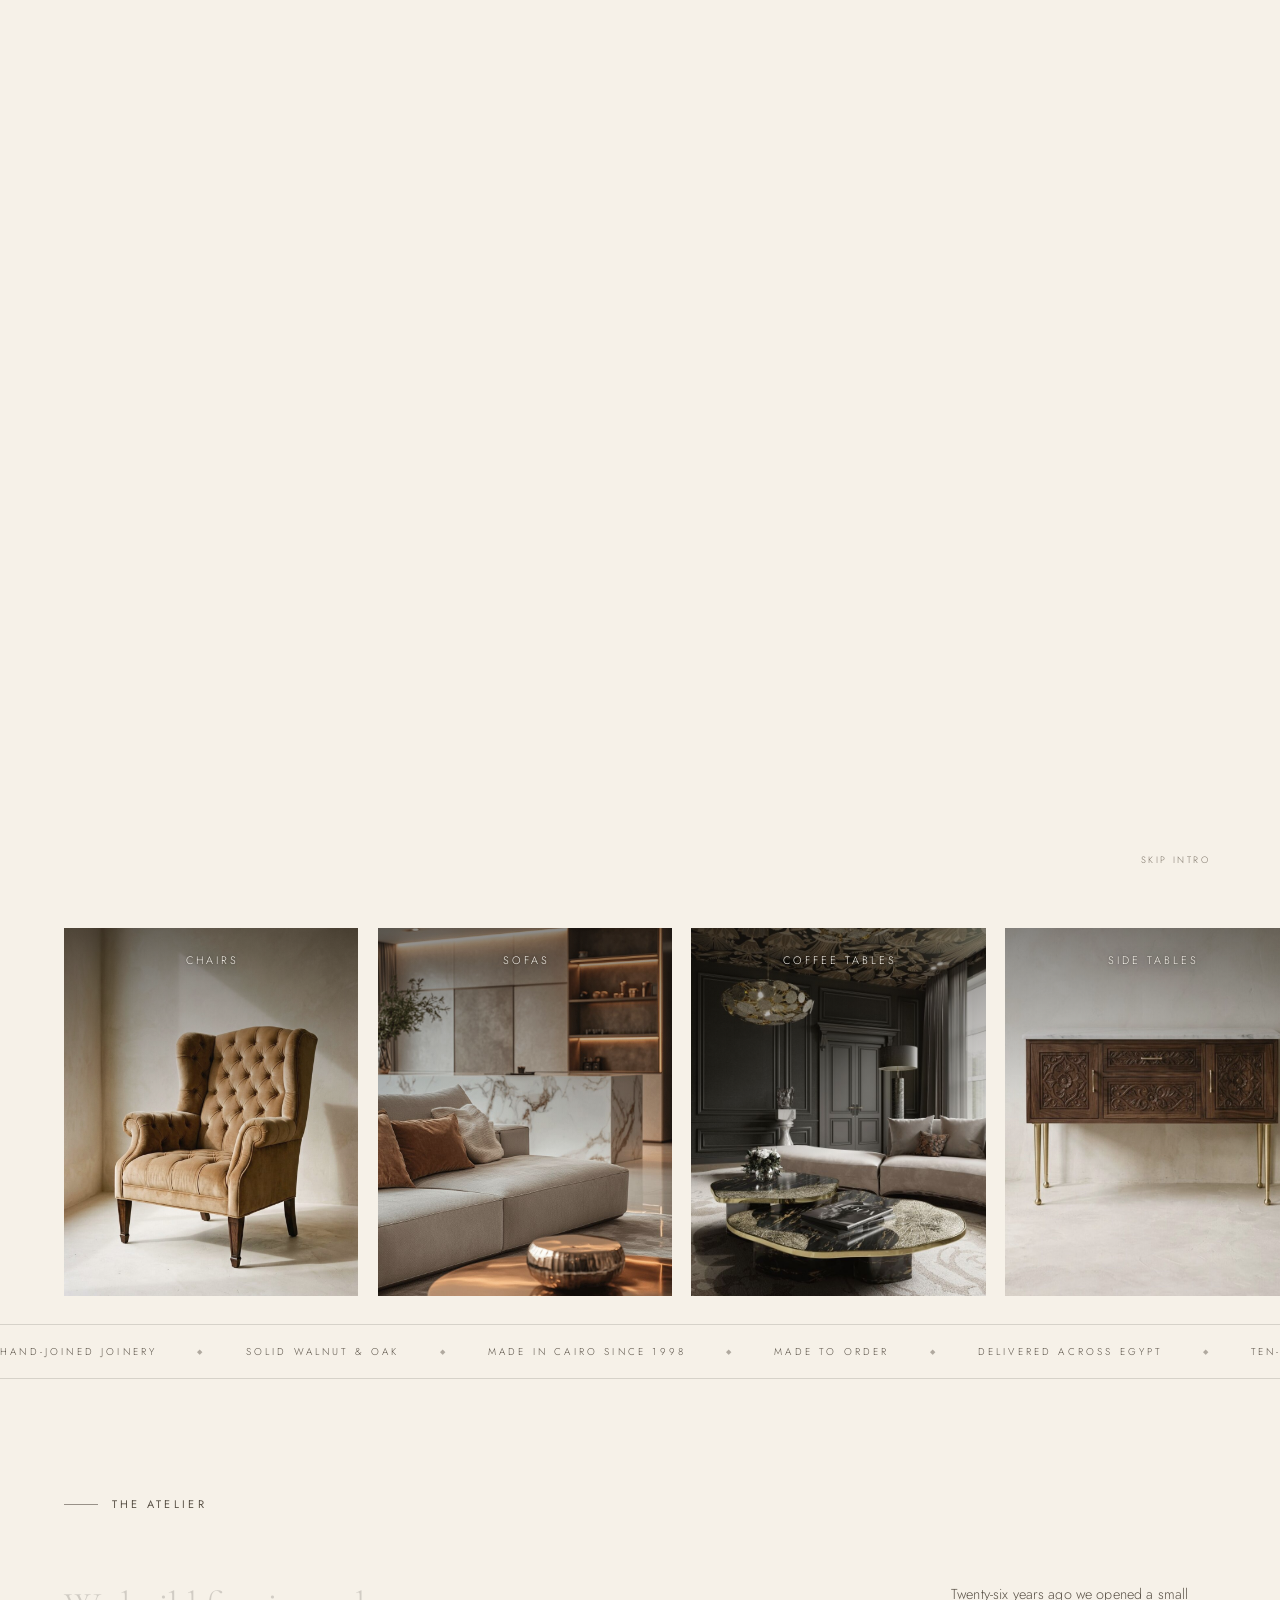
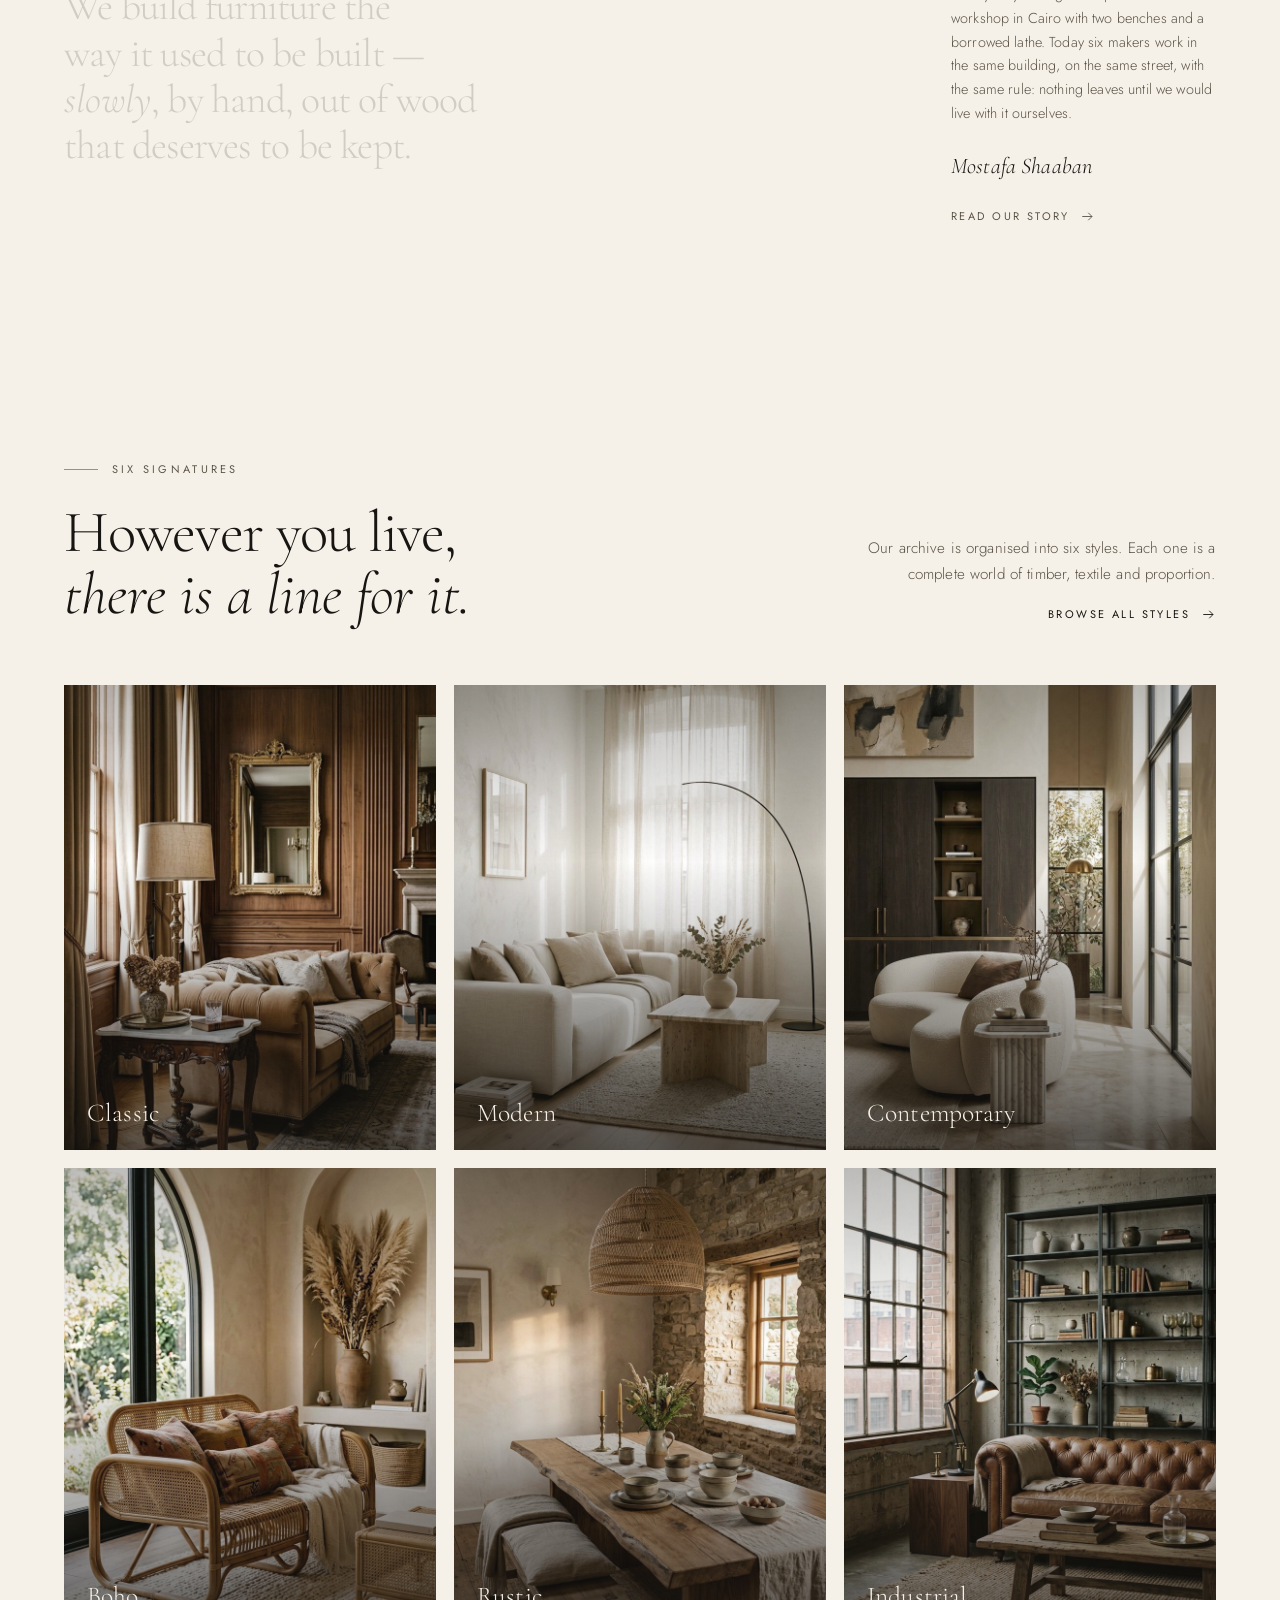
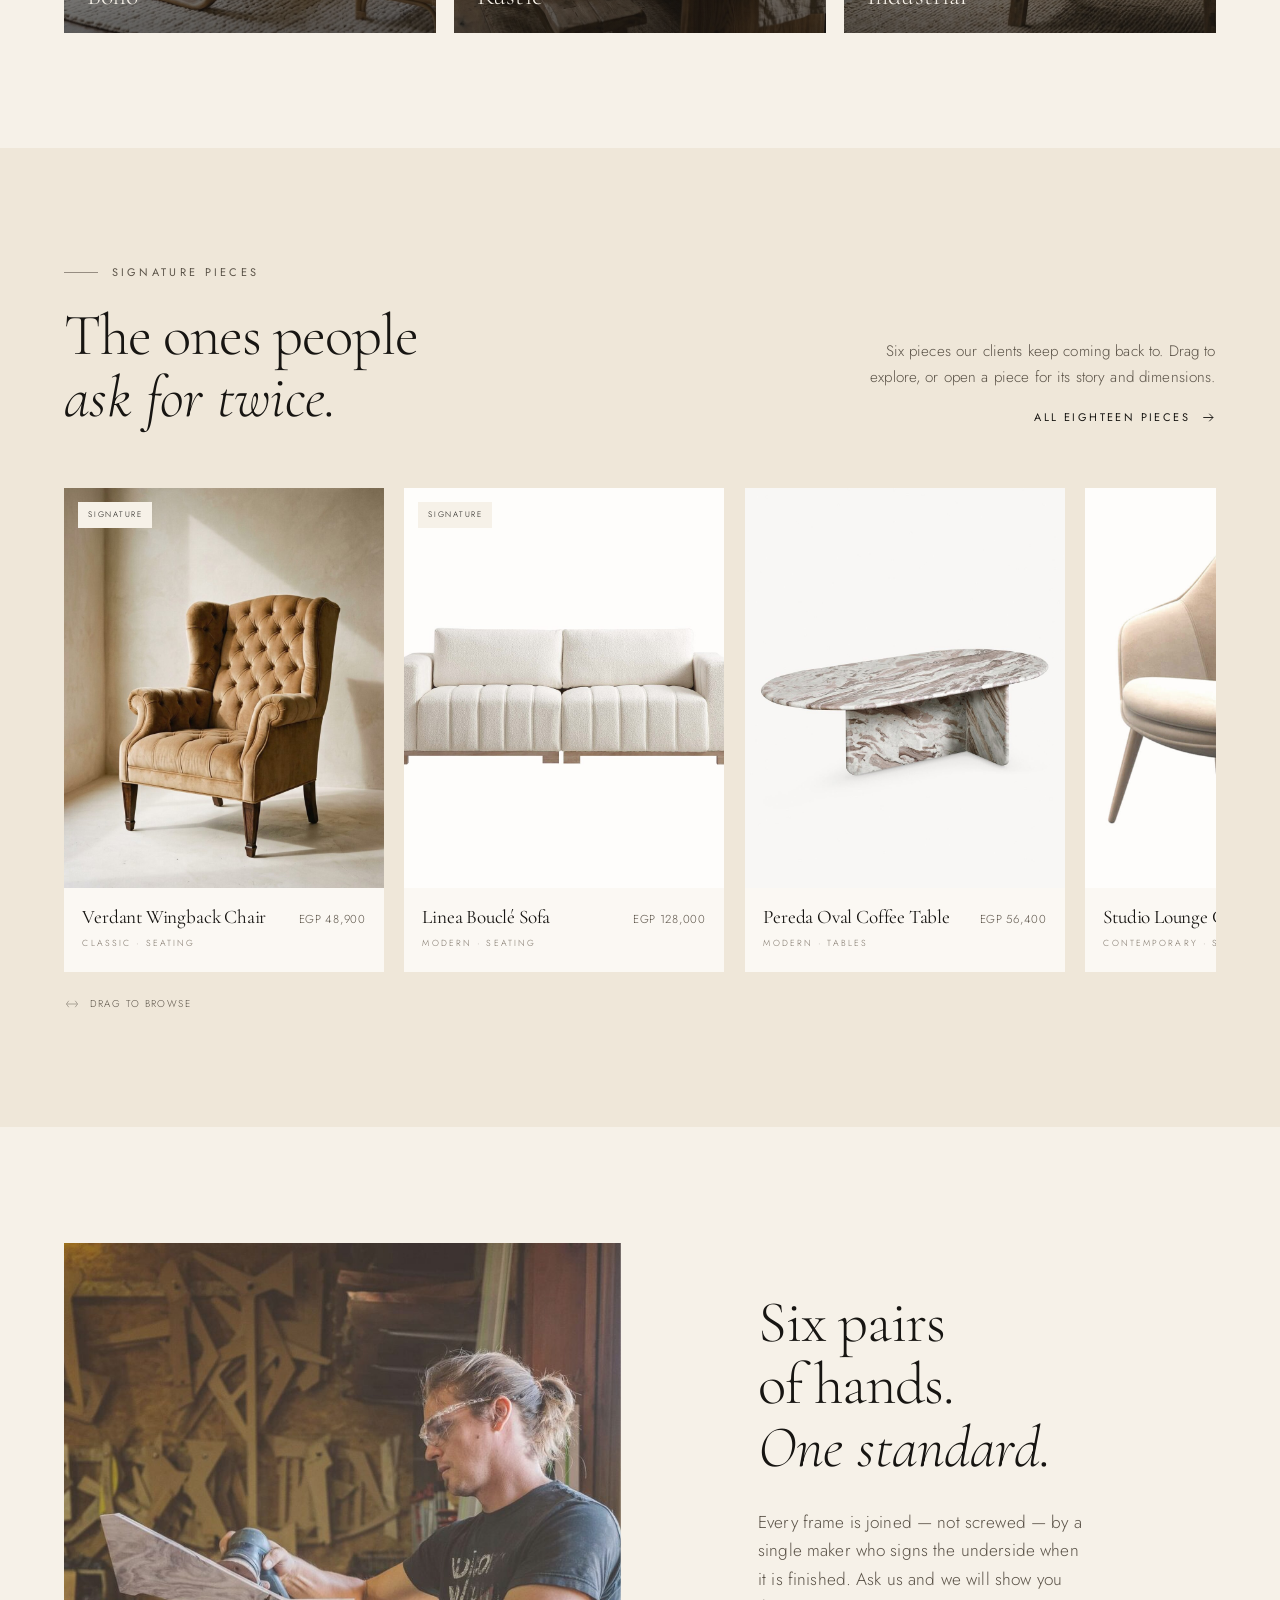
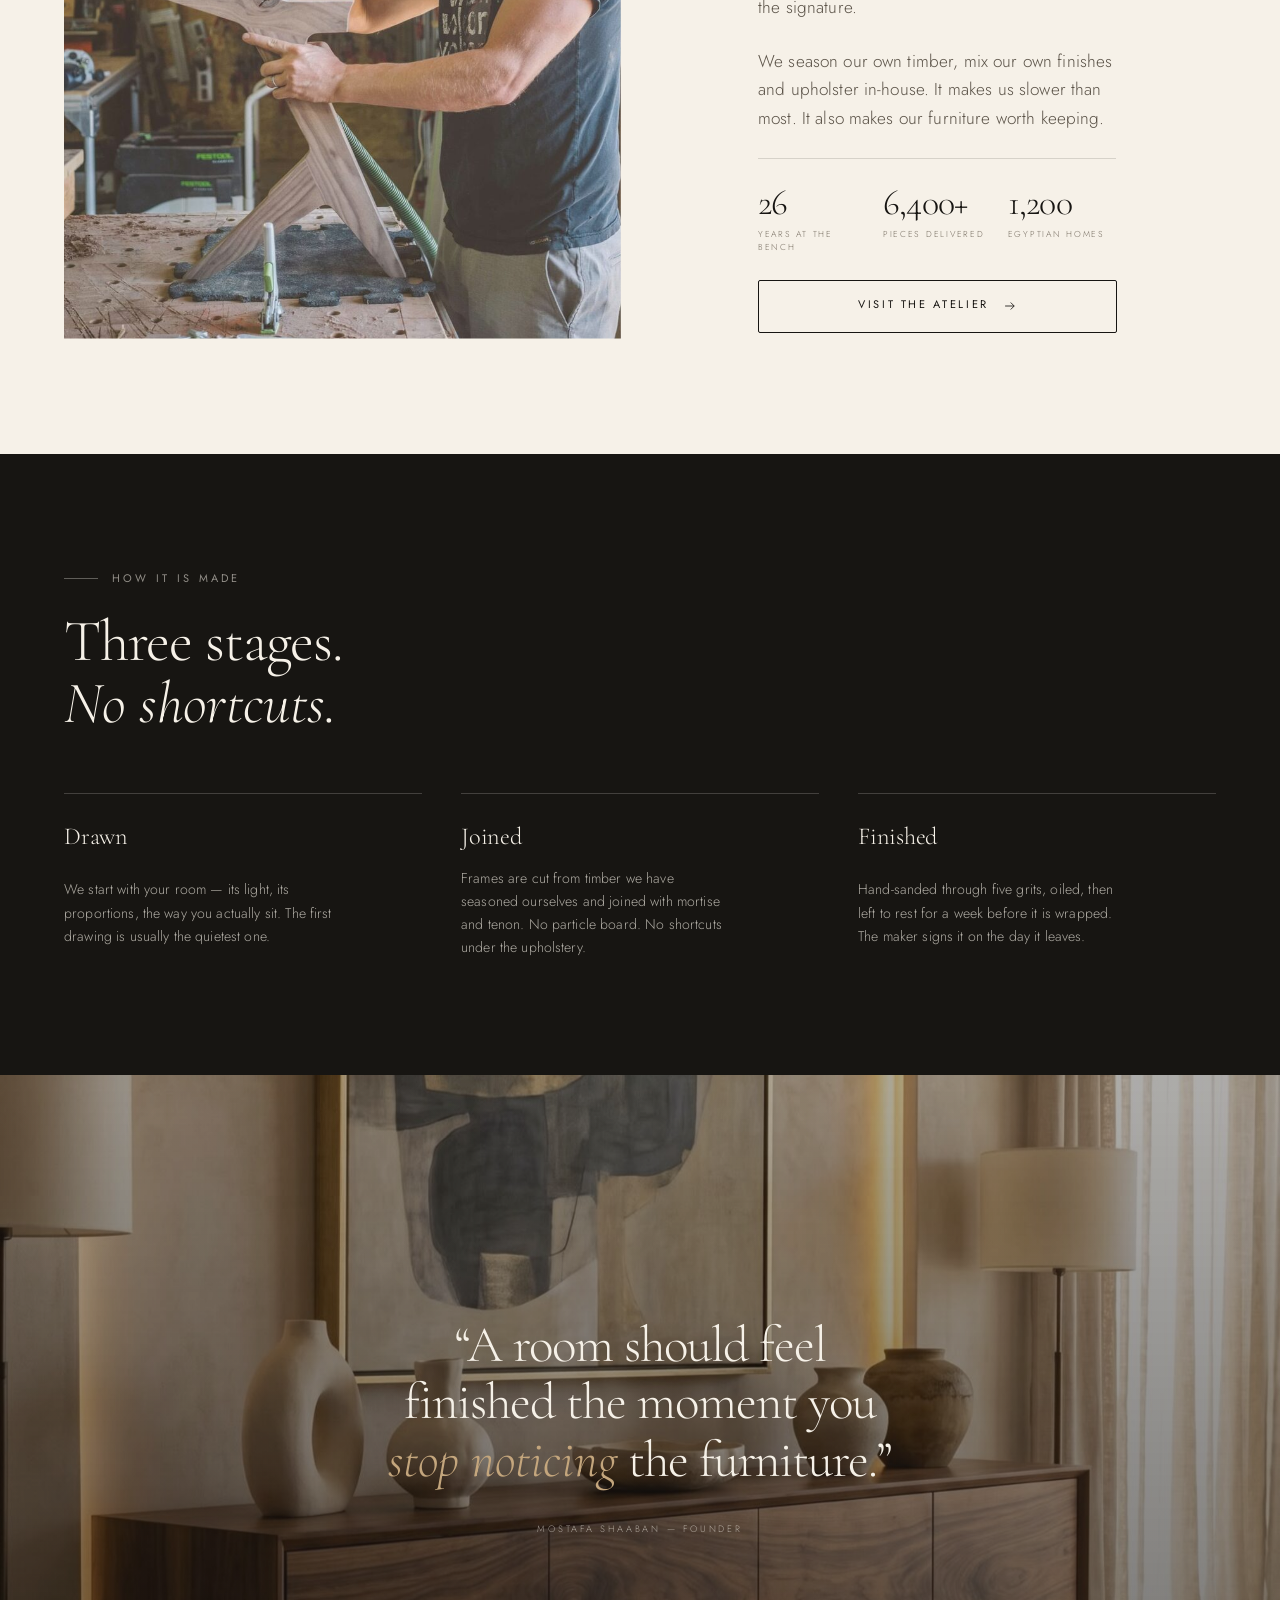
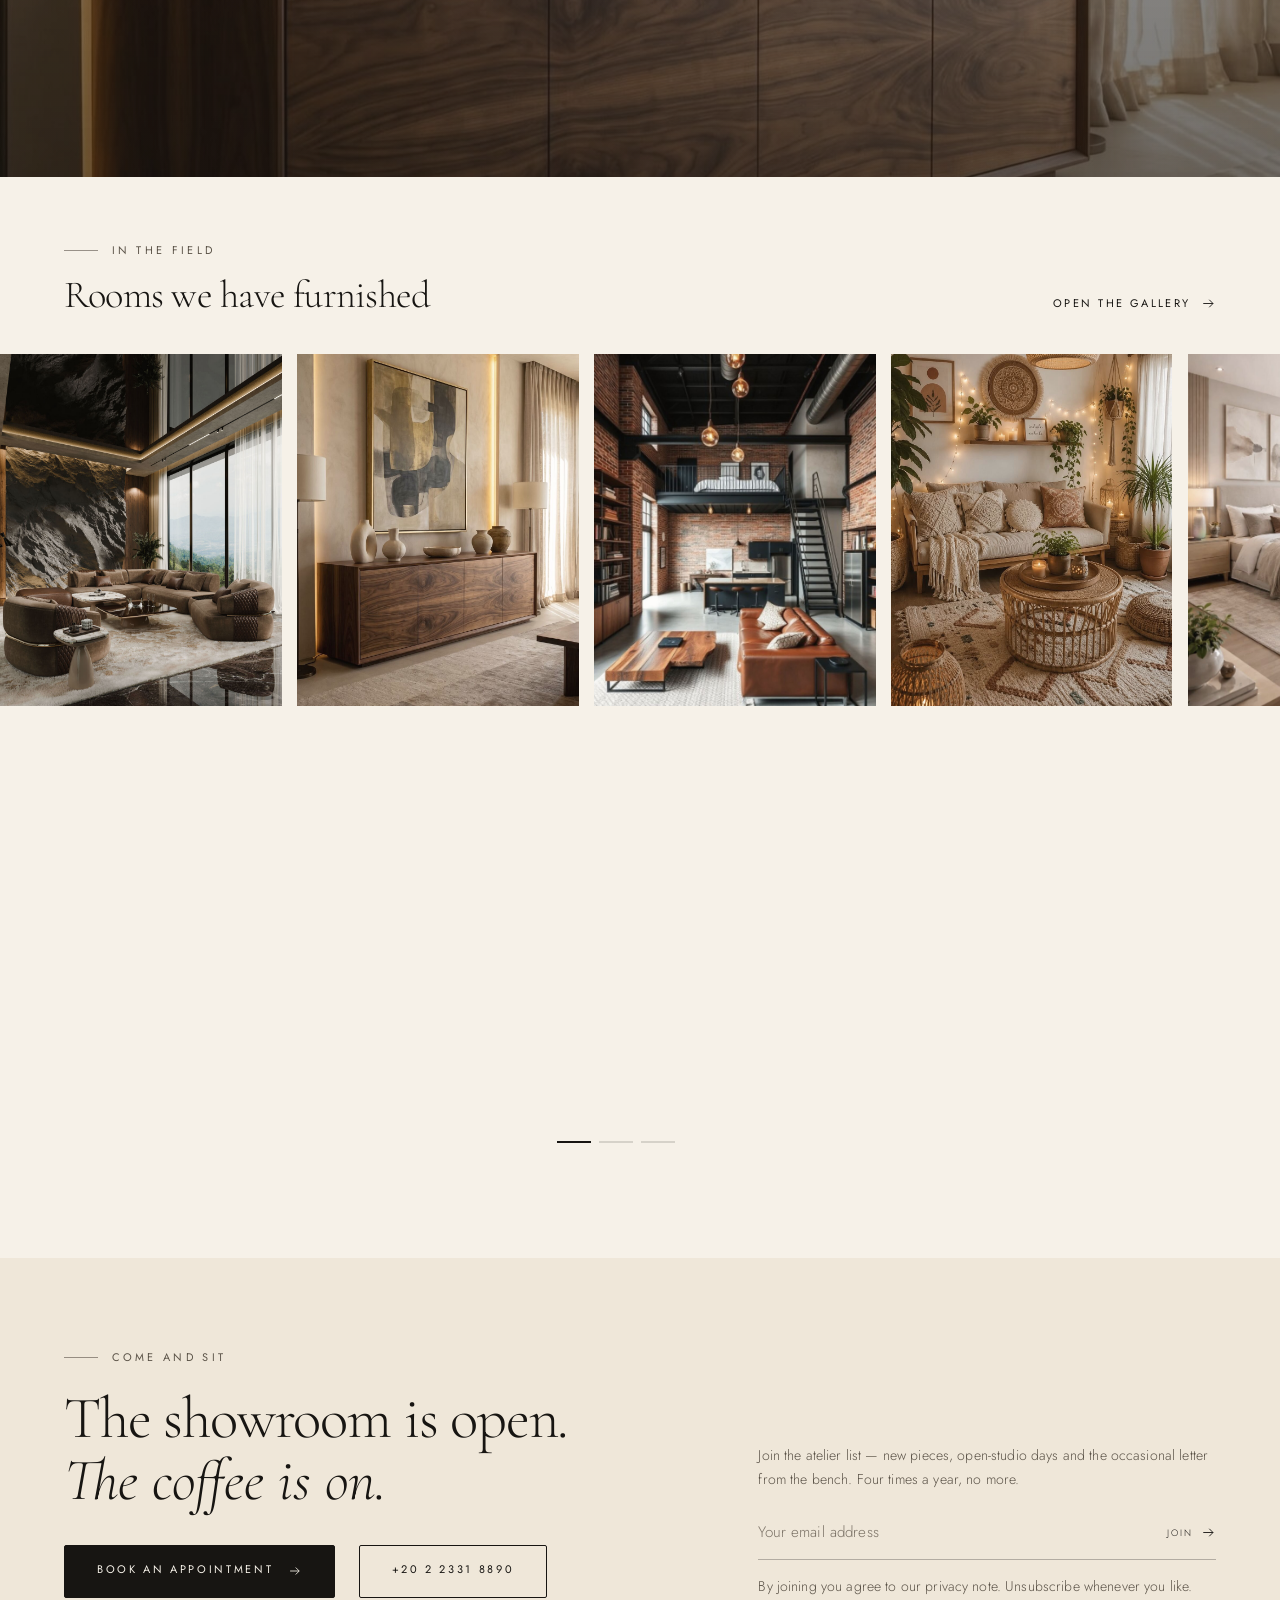
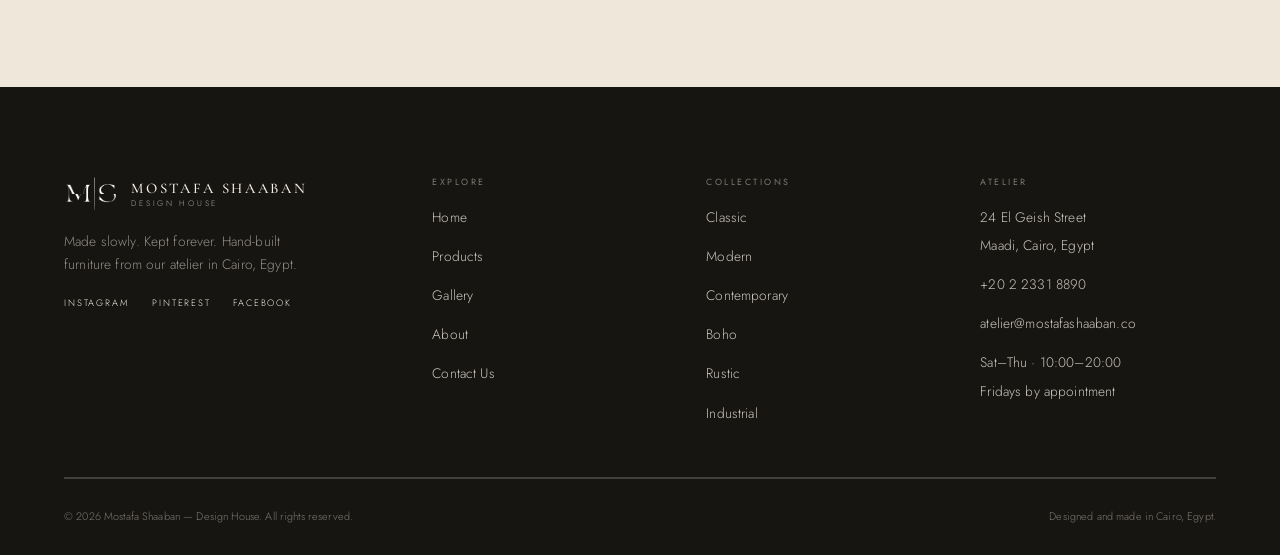
<file: index.html>
<!DOCTYPE html>
<html lang="en">
<head>
<meta charset="utf-8">
<meta name="viewport" content="width=device-width, initial-scale=1">
<title>Mostafa Shaaban — Design House in Cairo, Egypt</title>
<meta name="description" content="Mostafa Shaaban is a design house in Cairo, Egypt. Solid walnut, hand-joined frames and quiet, generous comfort — made slowly, kept forever.">
<meta property="og:title" content="Mostafa Shaaban — Design House">
<meta property="og:description" content="Made slowly. Kept forever. Hand-built furniture from our atelier in Cairo, Egypt.">
<meta property="og:image" content="assets/img/og-cover.jpg">
<meta name="theme-color" content="#f6f1e8">
<link rel="icon" href="assets/img/favicon.svg" type="image/svg+xml">
<link rel="stylesheet" href="assets/css/fonts.css?v=20261124b">
<link rel="stylesheet" href="assets/css/main.css?v=20261124b">
<noscript><style>
.intro{display:none!important}
.hero__line>span{transform:none}
.hero__foot,.hero__scroll{opacity:1;transform:none}
[data-reveal],[data-reveal-img]{opacity:1!important;transform:none!important;clip-path:none!important}
[data-reveal-img]>img{clip-path:none!important}
.mobile-menu{display:none!important}
</style></noscript>
</head>
<body data-header="overlay">

<a class="skip-link" href="#main">Skip to content</a>
<div class="grain" aria-hidden="true"></div>
<div class="scroll-progress" aria-hidden="true"></div>

<!-- Opening sequence -->
<div class="intro" id="intro">
  <div class="intro__stage">
    <div class="intro__composition">
      <div class="intro__frame">
        <img src="assets/img/products/verdant-wingback-chair.jpg" alt="" width="1000" height="1250">
      </div>
      <img class="intro__mark" src="assets/img/logo-mark.png" alt="Mostafa Shaaban" width="291" height="181">
      <div class="intro__wordmark">
        <span style="animation-delay:.95s">M</span><span style="animation-delay:1s">O</span><span style="animation-delay:1.05s">S</span><span style="animation-delay:1.1s">T</span><span style="animation-delay:1.15s">A</span><span style="animation-delay:1.2s">F</span><span style="animation-delay:1.25s">A</span><span style="animation-delay:1.3s">&nbsp;</span><span style="animation-delay:1.35s">S</span><span style="animation-delay:1.4s">H</span><span style="animation-delay:1.45s">A</span><span style="animation-delay:1.5s">A</span><span style="animation-delay:1.55s">B</span><span style="animation-delay:1.6s">A</span><span style="animation-delay:1.65s">N</span>
      </div>
      <span class="intro__rule"></span>
      <p class="intro__slogan">Made slowly. Kept forever.</p>
      <p class="intro__meta">Design house · Est. 1998 · Cairo, Egypt</p>
    </div>
  </div>
  <div class="intro__curtain intro__curtain--l"></div>
  <div class="intro__curtain intro__curtain--r"></div>
  <button class="intro__skip" type="button">Skip intro</button>
</div>

<header class="site-header on-dark" data-header-el>
  <a class="brand" href="index.html" aria-label="Mostafa Shaaban — home">
    <img class="brand__mark" src="assets/img/logo-mark.png" alt="" width="291" height="181" aria-hidden="true">
    <span class="brand__text">
      <span class="brand__name">MOSTAFA SHAABAN</span>
      <span class="brand__sub">DESIGN HOUSE</span>
    </span>
  </a>

  <nav class="nav" aria-label="Primary">
    <ul>
      <li class="nav__item"><a class="nav__link u-link u-link--active" href="index.html">Home</a></li>
      <li class="nav__item has-mega">
        <button class="nav__link u-link" type="button" aria-expanded="false" aria-controls="mega-products">
          Products
          <svg viewBox="0 0 12 12" fill="none" stroke="currentColor" stroke-width="1.1" aria-hidden="true"><path d="M2 4l4 4 4-4"/></svg>
        </button>
        <div class="mega" id="mega-products">
        <div class="mega__inner">
          <div class="mega__grid">
          <div class="mega__col">
            <a class="mega__head" href="products.html">Chairs</a>
            <ul>
            <li><a class="u-link" href="products.html">VELORA</a></li>
            <li><a class="u-link" href="products.html">CORVEN</a></li>
            <li><a class="u-link" href="products.html">ELORA</a></li>
            <li><a class="u-link" href="products.html">AVENOR</a></li>
            <li><a class="u-link" href="products.html">MAROVA</a></li>
            <li><a class="u-link" href="products.html">ORVANO</a></li>
            <li><a class="u-link" href="products.html">MADERO</a></li>
            <li><a class="u-link" href="products.html">MOREVA</a></li>
            </ul>
          </div>
          <div class="mega__col">
            <a class="mega__head" href="products.html">Sofas</a>
            <ul>
            <li><a class="u-link" href="products.html">BRAM</a></li>
            <li><a class="u-link" href="products.html">REBA</a></li>
            <li><a class="u-link" href="products.html">MERA</a></li>
            <li><a class="u-link" href="products.html">KOVA</a></li>
            <li><a class="u-link" href="products.html">LOIRE</a></li>
            <li><a class="u-link" href="products.html">LENO</a></li>
            <li><a class="u-link" href="products.html">BLOCE</a></li>
            </ul>
          </div>
          <div class="mega__col">
            <a class="mega__head" href="products.html">Coffee tables</a>
            <ul>
            <li><a class="u-link" href="products.html">OCTARO</a></li>
            <li><a class="u-link" href="products.html">OVARO</a></li>
            <li><a class="u-link" href="products.html">MAVRO</a></li>
            <li><a class="u-link" href="products.html">OFFSET</a></li>
            <li><a class="u-link" href="products.html">KURO</a></li>
            <li><a class="u-link" href="products.html">ECLIPSE</a></li>
            <li><a class="u-link" href="products.html">CASCADE</a></li>
            </ul>
          </div>
          <div class="mega__col">
            <a class="mega__head" href="products.html">Dining tables</a>
            <ul>
            <li><a class="u-link" href="products.html">DORIAN</a></li>
            <li><a class="u-link" href="products.html">CORBEL</a></li>
            <li><a class="u-link" href="products.html">ROVE</a></li>
            <li><a class="u-link" href="products.html">DOWEL</a></li>
            <li><a class="u-link" href="products.html">HALDEN</a></li>
            </ul>
          </div>
          <div class="mega__col">
            <a class="mega__head" href="products.html">Consoles</a>
            <ul>
            <li><a class="u-link" href="products.html">VERTUS</a></li>
            <li><a class="u-link" href="products.html">KAEL</a></li>
            <li><a class="u-link" href="products.html">ELBA</a></li>
            <li><a class="u-link" href="products.html">VANE</a></li>
            </ul>
          </div>
          <div class="mega__col">
            <a class="mega__head" href="products.html">Nightstands</a>
            <ul>
            <li><a class="u-link" href="products.html">VESPER</a></li>
            <li><a class="u-link" href="products.html">SOREN</a></li>
            <li><a class="u-link" href="products.html">NOLAN</a></li>
            <li><a class="u-link" href="products.html">TARO</a></li>
            <li><a class="u-link" href="products.html">ORION</a></li>
            <li><a class="u-link" href="products.html">TOVA</a></li>
            <li><a class="u-link" href="products.html">AIDER</a></li>
            <li><a class="u-link" href="products.html">RHEA</a></li>
            </ul>
          </div>
          <div class="mega__col">
            <a class="mega__head" href="products.html">Beds</a>
            <ul>
            <li><a class="u-link" href="products.html">AUREN</a></li>
            <li><a class="u-link" href="products.html">ORVESSA</a></li>
            </ul>
          </div>
          </div>
        </div>
      </div>
      </li>
      <li class="nav__item"><a class="nav__link u-link" href="gallery.html">Gallery</a></li>
      <li class="nav__item"><a class="nav__link u-link" href="contact.html">Contact Us</a></li>
      <li class="nav__item"><a class="nav__link u-link" href="story.html">About</a></li>
    </ul>
  </nav>

  <div class="header__actions">
    <div class="header__search" data-search-pill>
      <svg class="header__search__icon" width="13" height="13" viewBox="0 0 24 24" fill="none" stroke="currentColor" stroke-width="1.2" aria-hidden="true"><circle cx="11" cy="11" r="6.5"/><path d="M16 16l4.5 4.5"/></svg>
      <input class="header__search__input" id="site-search-input" type="search" size="10" placeholder="Search" aria-label="Search pieces, styles and pages" autocomplete="off" role="combobox" aria-expanded="false" aria-controls="site-search-pop">
      <div class="search-pop" id="site-search-pop" data-search-pop hidden></div>
    </div>
    <a class="btn btn--outline btn--sm" href="contact.html"><span>Book an appointment</span></a>
    <button class="burger" type="button" aria-label="Open menu" aria-expanded="false" aria-controls="mobile-menu">
      <span></span><span></span>
    </button>
  </div>
</header>

<div class="mobile-menu" id="mobile-menu">
  <ul class="mobile-menu__list">
    <li class="mobile-menu__item"><a class="mobile-menu__link" href="index.html">Home</a></li>
    <li class="mobile-menu__item">
      <button class="mobile-menu__link" type="button" data-accordion-btn aria-expanded="false">Products
        <svg width="14" height="14" viewBox="0 0 12 12" fill="none" stroke="currentColor" stroke-width="1.1" aria-hidden="true"><path d="M2 4l4 4 4-4"/></svg>
      </button>
      <div class="mobile-menu__sub"><div><ul>

          <li><a href="products.html">All pieces</a></li>
          <li><a href="products.html">Chairs</a></li>
          <li><a href="products.html">Sofas</a></li>
          <li><a href="products.html">Coffee tables</a></li>
          <li><a href="products.html">Dining tables</a></li>
          <li><a href="products.html">Consoles</a></li>
          <li><a href="products.html">Nightstands</a></li>
          <li><a href="products.html">Beds</a></li>
        </ul></div></div>
    </li>
    <li class="mobile-menu__item"><a class="mobile-menu__link" href="gallery.html">Gallery</a></li>
    <li class="mobile-menu__item"><a class="mobile-menu__link" href="contact.html">Contact Us</a></li>
    <li class="mobile-menu__item"><a class="mobile-menu__link" href="story.html">About</a></li>
  </ul>
  <div class="mobile-menu__foot">
    <a class="u-link" href="tel:+20223318890">+20 2 2331 8890</a>
    <a class="u-link" href="mailto:atelier@mostafashaaban.co">atelier@mostafashaaban.co</a>
    <p>24 El Geish Street, Maadi, Cairo<br>Sat–Thu · 10:00–20:00</p>
  </div>
</div>

<main id="main">

  <!-- Hero -->
  <section class="hero">
    <div class="hero__media" data-hero-media>
      <img src="assets/img/hero-main.jpg" alt="A curved ivory bouclé sofa, travertine coffee table and olive tree in a sunlit living room" width="1376" height="768" fetchpriority="high">
    </div>
    <div class="hero__scrim" aria-hidden="true"></div>
    <div class="hero__inner container">
      <p class="hero__kicker">Design house · Cairo, Egypt</p>
      <h1 class="hero__title">
        <span class="hero__line" style="--d:.05s"><span>Furniture for</span></span>
        <span class="hero__line" style="--d:.18s"><span>a life, <em>well lived.</em></span></span>
      </h1>
      <div class="hero__foot">
        <p class="hero__lede">Solid walnut, hand-joined frames and quiet, generous comfort. We build every piece to order in our atelier — and we expect it to outlive us.</p>
        <div class="hero__cta">
          <a class="btn btn--light" href="products.html"><span>Explore the collection</span>
            <svg viewBox="0 0 20 20" fill="none" stroke="currentColor" stroke-width="1.2" aria-hidden="true"><path d="M3 10h13M11 5l5 5-5 5"/></svg>
          </a>
          <a class="btn btn--ghost" href="story.html"><span>About</span></a>
        </div>
      </div>
    </div>
    <div class="hero__scroll" aria-hidden="true"><span>Scroll</span><i></i></div>
  </section>

  <!-- Category slider -->
  <section class="cat-slider" aria-label="Shop by category">
    <div class="cat-slider__track scroller">
      <a class="cat-card" href="products.html">
        <img src="assets/img/products/verdant-wingback-chair.jpg" alt="Chairs" loading="lazy" width="1000" height="1250">
        <span class="cat-card__label">Chairs</span>
      </a>
      <a class="cat-card" href="products.html">
        <img src="assets/img/gallery/marble-apartment.jpg" alt="Sofas" loading="lazy" width="896" height="1344">
        <span class="cat-card__label">Sofas</span>
      </a>
      <a class="cat-card" href="products.html">
        <img src="assets/img/gallery/warm-minimal.jpg" alt="Coffee tables" loading="lazy" width="724" height="1024">
        <span class="cat-card__label">Coffee tables</span>
      </a>
      <a class="cat-card" href="products.html">
        <img src="assets/img/products/aurelia-carved-console.jpg" alt="Side tables" loading="lazy" width="1000" height="1250">
        <span class="cat-card__label">Side tables</span>
      </a>
      <a class="cat-card" href="products.html">
        <img src="assets/img/gallery/linen-bedroom.jpg" alt="Beds" loading="lazy" width="1290" height="1838">
        <span class="cat-card__label">Beds</span>
      </a>
      <a class="cat-card" href="products.html">
        <img src="assets/img/editorial/legacy.jpg" alt="Consoles" loading="lazy" width="1200" height="1500">
        <span class="cat-card__label">Consoles</span>
      </a>
      <a class="cat-card" href="products.html">
        <img src="assets/img/products/atlas-console.jpg" alt="Night stands" loading="lazy" width="1000" height="1250">
        <span class="cat-card__label">Night stands</span>
      </a>
      <a class="cat-card" href="products.html">
        <img src="assets/img/products/girder-shelving.jpg" alt="TV units" loading="lazy" width="1000" height="1250">
        <span class="cat-card__label">TV units</span>
      </a>
    </div>
  </section>

  <!-- Marquee -->
  <div class="marquee" aria-hidden="true">
    <div class="marquee__track">
      <span class="marquee__item">Hand-joined joinery</span>
      <span class="marquee__item">Solid walnut &amp; oak</span>
      <span class="marquee__item">Made in Cairo since 1998</span>
      <span class="marquee__item">Made to order</span>
      <span class="marquee__item">Delivered across Egypt</span>
      <span class="marquee__item">Ten-year frame warranty</span>
      <span class="marquee__item">Hand-joined joinery</span>
      <span class="marquee__item">Solid walnut &amp; oak</span>
      <span class="marquee__item">Made in Cairo since 1998</span>
      <span class="marquee__item">Made to order</span>
      <span class="marquee__item">Delivered across Egypt</span>
      <span class="marquee__item">Ten-year frame warranty</span>
    </div>
    <div class="marquee__track" aria-hidden="true">
      <span class="marquee__item">Hand-joined joinery</span>
      <span class="marquee__item">Solid walnut &amp; oak</span>
      <span class="marquee__item">Made in Cairo since 1998</span>
      <span class="marquee__item">Made to order</span>
      <span class="marquee__item">Delivered across Egypt</span>
      <span class="marquee__item">Ten-year frame warranty</span>
      <span class="marquee__item">Hand-joined joinery</span>
      <span class="marquee__item">Solid walnut &amp; oak</span>
      <span class="marquee__item">Made in Cairo since 1998</span>
      <span class="marquee__item">Made to order</span>
      <span class="marquee__item">Delivered across Egypt</span>
      <span class="marquee__item">Ten-year frame warranty</span>
    </div>
  </div>

  <!-- Manifesto -->
  <section class="section manifesto">
    <div class="container grid-12">
      <p class="eyebrow manifesto__eyebrow" data-reveal>The atelier</p>
      <h2 class="manifesto__statement" data-scrub>We build furniture the way it used to be built — <em>slowly</em>, by hand, out of wood that deserves to be kept.</h2>
      <div class="manifesto__aside" data-reveal="right">
        <p>Twenty-six years ago we opened a small workshop in Cairo with two benches and a borrowed lathe. Today six makers work in the same building, on the same street, with the same rule: nothing leaves until we would live with it ourselves.</p>
        <p class="signature">Mostafa Shaaban</p>
        <a class="link-arrow" href="story.html">Read our story
          <svg viewBox="0 0 20 20" fill="none" stroke="currentColor" stroke-width="1.2" aria-hidden="true"><path d="M3 10h13M11 5l5 5-5 5"/></svg>
        </a>
      </div>
    </div>
  </section>

  <!-- Styles -->
  <section class="section" id="styles">
    <div class="container">
      <div class="section-head">
        <div class="section-head__title">
          <p class="eyebrow" data-reveal>Six signatures</p>
          <h2 class="display" data-reveal style="--delay:.05s">However you live,<br><em>there is a line for it.</em></h2>
        </div>
        <div class="section-head__aside" data-reveal="right">
          <p class="lede" style="font-size:.95rem">Our archive is organised into six styles. Each one is a complete world of timber, textile and proportion.</p>
          <a class="link-arrow" href="products.html">Browse all styles
            <svg viewBox="0 0 20 20" fill="none" stroke="currentColor" stroke-width="1.2" aria-hidden="true"><path d="M3 10h13M11 5l5 5-5 5"/></svg>
          </a>
        </div>
      </div>

      <div class="styles-grid" id="styles-grid">
        <a class="style-card" href="products.html?style=classic" data-reveal>
          <span class="style-card__media"><img src="assets/img/styles/classic.jpg" alt="Classic style interior" loading="lazy" width="768" height="1376"></span>
          <span class="style-card__body">
            <span class="style-card__name">Classic</span>
            <span class="style-card__desc">Fluted walnut, buttoned velvet and Georgian proportion — quietly brought up to date.</span>
          </span>
          <span class="style-card__arrow"><svg viewBox="0 0 20 20" fill="none" stroke="currentColor" stroke-width="1.2" aria-hidden="true"><path d="M6 14L14 6M7 6h7v7"/></svg></span>
        </a>
        <a class="style-card" href="products.html?style=modern" data-reveal style="--delay:.06s">
          <span class="style-card__media"><img src="assets/img/styles/modern.jpg" alt="Modern style interior" loading="lazy" width="768" height="1376"></span>
          <span class="style-card__body">
            <span class="style-card__name">Modern</span>
            <span class="style-card__desc">Clean shells and honest materials, arranged with an almost architectural sense of rest.</span>
          </span>
          <span class="style-card__arrow"><svg viewBox="0 0 20 20" fill="none" stroke="currentColor" stroke-width="1.2" aria-hidden="true"><path d="M6 14L14 6M7 6h7v7"/></svg></span>
        </a>
        <a class="style-card" href="products.html?style=contemporary" data-reveal style="--delay:.12s">
          <span class="style-card__media"><img src="assets/img/styles/contemporary.jpg" alt="Contemporary style interior" loading="lazy" width="768" height="1376"></span>
          <span class="style-card__body">
            <span class="style-card__name">Contemporary</span>
            <span class="style-card__desc">Soft curves, stone and brushed brass, shaped by the way light moves through a room.</span>
          </span>
          <span class="style-card__arrow"><svg viewBox="0 0 20 20" fill="none" stroke="currentColor" stroke-width="1.2" aria-hidden="true"><path d="M6 14L14 6M7 6h7v7"/></svg></span>
        </a>
        <a class="style-card" href="products.html?style=boho" data-reveal>
          <span class="style-card__media"><img src="assets/img/styles/boho.jpg" alt="Boho style interior" loading="lazy" width="900" height="506"></span>
          <span class="style-card__body">
            <span class="style-card__name">Boho</span>
            <span class="style-card__desc">Hand-woven cane, layered wool and the relaxed luxury of things made by hand.</span>
          </span>
          <span class="style-card__arrow"><svg viewBox="0 0 20 20" fill="none" stroke="currentColor" stroke-width="1.2" aria-hidden="true"><path d="M6 14L14 6M7 6h7v7"/></svg></span>
        </a>
        <a class="style-card" href="products.html?style=rustic" data-reveal style="--delay:.06s">
          <span class="style-card__media"><img src="assets/img/styles/rustic.jpg" alt="Rustic style interior" loading="lazy" width="768" height="1376"></span>
          <span class="style-card__body">
            <span class="style-card__name">Rustic</span>
            <span class="style-card__desc">Live edges, stone walls and timber that keeps the marks of its own long history.</span>
          </span>
          <span class="style-card__arrow"><svg viewBox="0 0 20 20" fill="none" stroke="currentColor" stroke-width="1.2" aria-hidden="true"><path d="M6 14L14 6M7 6h7v7"/></svg></span>
        </a>
        <a class="style-card" href="products.html?style=industrial" data-reveal style="--delay:.12s">
          <span class="style-card__media"><img src="assets/img/styles/industrial.jpg" alt="Industrial style interior" loading="lazy" width="768" height="1376"></span>
          <span class="style-card__body">
            <span class="style-card__name">Industrial</span>
            <span class="style-card__desc">Blackened steel and full-grain leather, softened for the way we live now.</span>
          </span>
          <span class="style-card__arrow"><svg viewBox="0 0 20 20" fill="none" stroke="currentColor" stroke-width="1.2" aria-hidden="true"><path d="M6 14L14 6M7 6h7v7"/></svg></span>
        </a>
      </div>
    </div>
  </section>

  <!-- Signature pieces -->
  <section class="section section--paper2">
    <div class="container">
      <div class="section-head">
        <div class="section-head__title">
          <p class="eyebrow" data-reveal>Signature pieces</p>
          <h2 class="display" data-reveal style="--delay:.05s">The ones people<br><em>ask for twice.</em></h2>
        </div>
        <div class="section-head__aside" data-reveal="right">
          <p class="lede" style="font-size:.95rem">Six pieces our clients keep coming back to. Drag to explore, or open a piece for its story and dimensions.</p>
          <a class="link-arrow" href="products.html">All eighteen pieces
            <svg viewBox="0 0 20 20" fill="none" stroke="currentColor" stroke-width="1.2" aria-hidden="true"><path d="M3 10h13M11 5l5 5-5 5"/></svg>
          </a>
        </div>
      </div>

      <div class="scroller" id="featured-track" aria-label="Signature pieces"></div>
      <div class="scroller__hint small muted" style="margin-top:1rem;display:flex;align-items:center;gap:.6rem">
        <svg width="16" height="16" viewBox="0 0 20 20" fill="none" stroke="currentColor" stroke-width="1.1" aria-hidden="true" style="opacity:.5"><path d="M3 10h14M6 6l-3 4 3 4M14 6l3 4-3 4"/></svg>
        Drag to browse
      </div>
    </div>
  </section>

  <!-- Atelier split -->
  <section class="section">
    <div class="container split">
      <div class="split__media" data-reveal-img>
        <img src="assets/img/editorial/atelier.jpg" alt="Craftsmen working at benches in the Mostafa Shaaban design house" loading="lazy" width="1600" height="1100">
      </div>
      <div class="split__body">
        <p class="eyebrow" data-reveal>Inside the atelier</p>
        <h2 class="display" data-reveal style="--delay:.05s">Six pairs of hands. <em>One standard.</em></h2>
        <p data-reveal style="--delay:.1s">Every frame is joined — not screwed — by a single maker who signs the underside when it is finished. Ask us and we will show you the signature.</p>
        <p data-reveal style="--delay:.14s">We season our own timber, mix our own finishes and upholster in-house. It makes us slower than most. It also makes our furniture worth keeping.</p>
        <div class="stats" data-reveal style="--delay:.18s">
          <div><div class="stat__num"><span data-count="26">0</span></div><div class="stat__label">Years at the bench</div></div>
          <div><div class="stat__num"><span data-count="6400" data-suffix="+">0</span></div><div class="stat__label">Pieces delivered</div></div>
          <div><div class="stat__num"><span data-count="1200">0</span></div><div class="stat__label">Egyptian homes</div></div>
        </div>
        <a class="btn btn--outline" href="story.html"><span>Visit the atelier</span>
          <svg viewBox="0 0 20 20" fill="none" stroke="currentColor" stroke-width="1.2" aria-hidden="true"><path d="M3 10h13M11 5l5 5-5 5"/></svg>
        </a>
      </div>
    </div>
  </section>

  <!-- Process -->
  <section class="section section--ink">
    <div class="container">
      <div class="section-head">
        <div class="section-head__title">
          <p class="eyebrow" data-reveal style="color:rgba(246,241,232,.55)">How it is made</p>
          <h2 class="display" data-reveal style="--delay:.05s">Three stages.<br><em>No shortcuts.</em></h2>
        </div>
      </div>
      <div class="process">
        <div class="process__item" data-reveal>
          <h3 class="process__title">Drawn</h3>
          <p class="process__text">We start with your room — its light, its proportions, the way you actually sit. The first drawing is usually the quietest one.</p>
        </div>
        <div class="process__item" data-reveal style="--delay:.08s">
          <h3 class="process__title">Joined</h3>
          <p class="process__text">Frames are cut from timber we have seasoned ourselves and joined with mortise and tenon. No particle board. No shortcuts under the upholstery.</p>
        </div>
        <div class="process__item" data-reveal style="--delay:.16s">
          <h3 class="process__title">Finished</h3>
          <p class="process__text">Hand-sanded through five grits, oiled, then left to rest for a week before it is wrapped. The maker signs it on the day it leaves.</p>
        </div>
      </div>
    </div>
  </section>

  <!-- Editorial quote -->
  <section class="editorial">
    <div class="editorial__media">
      <img src="assets/img/editorial/campaign.jpg" alt="A composed living room in the Mostafa Shaaban style" data-parallax="0.12" loading="lazy" width="1600" height="1200">
    </div>
    <div class="container center">
      <blockquote class="editorial__quote" data-reveal>“A room should feel finished the moment you <em>stop noticing</em> the furniture.”</blockquote>
      <p class="editorial__by" data-reveal style="--delay:.1s">Mostafa Shaaban — founder</p>
    </div>
  </section>

  <!-- Gallery strip -->
  <section class="gallery-strip">
    <div class="container gallery-strip__head">
      <div>
        <p class="eyebrow" data-reveal>In the field</p>
        <h2 class="display" data-reveal style="--delay:.05s;font-size:clamp(1.8rem,3vw,2.6rem);margin-top:1rem">Rooms we have furnished</h2>
      </div>
      <a class="link-arrow" href="gallery.html" data-reveal>Open the gallery
        <svg viewBox="0 0 20 20" fill="none" stroke="currentColor" stroke-width="1.2" aria-hidden="true"><path d="M3 10h13M11 5l5 5-5 5"/></svg>
      </a>
    </div>
    <div class="gallery-strip__track">
      <div class="gallery-strip__item"><img src="assets/img/gallery/the-nil-suite.jpg" alt="The Nile Suite" loading="lazy"></div>
      <div class="gallery-strip__item"><img src="assets/img/gallery/walnut-salon.jpg" alt="Walnut Salon" loading="lazy"></div>
      <div class="gallery-strip__item"><img src="assets/img/gallery/downtown-loft.jpg" alt="Downtown Loft" loading="lazy"></div>
      <div class="gallery-strip__item"><img src="assets/img/gallery/souk-house.jpg" alt="Souk House" loading="lazy"></div>
      <div class="gallery-strip__item"><img src="assets/img/gallery/linen-bedroom.jpg" alt="Linen Bedroom" loading="lazy"></div>
      <div class="gallery-strip__item"><img src="assets/img/gallery/marble-apartment.jpg" alt="Marble Apartment" loading="lazy"></div>
      <div class="gallery-strip__item"><img src="assets/img/gallery/the-nil-suite.jpg" alt="" aria-hidden="true" loading="lazy"></div>
      <div class="gallery-strip__item"><img src="assets/img/gallery/walnut-salon.jpg" alt="" aria-hidden="true" loading="lazy"></div>
      <div class="gallery-strip__item"><img src="assets/img/gallery/downtown-loft.jpg" alt="" aria-hidden="true" loading="lazy"></div>
      <div class="gallery-strip__item"><img src="assets/img/gallery/souk-house.jpg" alt="" aria-hidden="true" loading="lazy"></div>
      <div class="gallery-strip__item"><img src="assets/img/gallery/linen-bedroom.jpg" alt="" aria-hidden="true" loading="lazy"></div>
      <div class="gallery-strip__item"><img src="assets/img/gallery/marble-apartment.jpg" alt="" aria-hidden="true" loading="lazy"></div>
    </div>
  </section>

  <!-- Testimonials -->
  <section class="section testimonials">
    <div class="container grid-12">
      <div class="testimonials__aside">
        <p class="eyebrow" data-reveal>In their words</p>
        <h2 class="display" data-reveal style="--delay:.05s;margin-top:1rem">Kept<br><em>for years.</em></h2>
      </div>
      <div class="testimonials__body">
        <div class="quotes" data-reveal="right">
          <figure class="quote is-active">
            <blockquote class="quote__text">“They measured the room three times and the sofa arrived on the exact millimetre. Two years later it still feels like the first week.”</blockquote>
            <figcaption class="quote__by">Nour &amp; Karim — Zamalek</figcaption>
          </figure>
          <figure class="quote">
            <blockquote class="quote__text">“We asked for a table long enough for eleven people and warm enough that nobody wants to leave it. That is precisely what we got.”</blockquote>
            <figcaption class="quote__by">Layla Farid — Sheikh Zayed</figcaption>
          </figure>
          <figure class="quote">
            <blockquote class="quote__text">“The atelier let us sit in the workshop while the frame was being joined. You do not forget who made your furniture after that.”</blockquote>
            <figcaption class="quote__by">Omar H. — Garden City</figcaption>
          </figure>
        </div>
        <div class="quotes__nav" aria-label="Testimonials"></div>
      </div>
    </div>
  </section>

  <!-- Visit / newsletter -->
  <section class="visit">
    <div class="container visit__grid">
      <div class="visit__title">
        <p class="eyebrow" data-reveal>Come and sit</p>
        <h2 class="display" data-reveal style="--delay:.05s">The showroom is open.<br><em>The coffee is on.</em></h2>
        <div class="link-row" style="margin-top:2rem" data-reveal>
          <a class="btn btn--solid" href="contact.html"><span>Book an appointment</span>
            <svg viewBox="0 0 20 20" fill="none" stroke="currentColor" stroke-width="1.2" aria-hidden="true"><path d="M3 10h13M11 5l5 5-5 5"/></svg>
          </a>
          <a class="btn btn--outline" href="tel:+20223318890"><span>+20 2 2331 8890</span></a>
        </div>
      </div>
      <form class="visit__form" data-newsletter>
        <p>Join the atelier list — new pieces, open-studio days and the occasional letter from the bench. Four times a year, no more.</p>
        <div class="field-inline">
          <input type="email" placeholder="Your email address" aria-label="Your email address" required>
          <button type="submit">Join
            <svg viewBox="0 0 20 20" fill="none" stroke="currentColor" stroke-width="1.2" aria-hidden="true"><path d="M3 10h13M11 5l5 5-5 5"/></svg>
          </button>
        </div>
        <p class="form-note">By joining you agree to our privacy note. Unsubscribe whenever you like.</p>
      </form>
    </div>
  </section>

</main>

<footer class="site-footer">
  <div class="container">
    <div class="footer__top">
      <div class="footer__brand">
        <a class="brand" href="index.html">
          <img class="brand__mark" src="assets/img/logo-mark.png" alt="" width="291" height="181" aria-hidden="true">
          <span class="brand__text">
            <span class="brand__name">MOSTAFA SHAABAN</span>
            <span class="brand__sub">DESIGN HOUSE</span>
          </span>
        </a>
        <p>Made slowly. Kept forever. Hand-built furniture from our atelier in Cairo, Egypt.</p>
        <div class="footer__socials">
          <a class="u-link" href="#" aria-label="Instagram">Instagram</a>
          <a class="u-link" href="#" aria-label="Pinterest">Pinterest</a>
          <a class="u-link" href="#" aria-label="Facebook">Facebook</a>
        </div>
      </div>
      <div class="footer__col">
        <h4>Explore</h4>
        <ul>
          <li><a class="u-link" href="index.html">Home</a></li>
          <li><a class="u-link" href="products.html">Products</a></li>
          <li><a class="u-link" href="gallery.html">Gallery</a></li>
          <li><a class="u-link" href="story.html">About</a></li>
          <li><a class="u-link" href="contact.html">Contact Us</a></li>
        </ul>
      </div>
      <div class="footer__col">
        <h4>Collections</h4>
        <ul>
          <li><a class="u-link" href="products.html?style=classic">Classic</a></li>
          <li><a class="u-link" href="products.html?style=modern">Modern</a></li>
          <li><a class="u-link" href="products.html?style=contemporary">Contemporary</a></li>
          <li><a class="u-link" href="products.html?style=boho">Boho</a></li>
          <li><a class="u-link" href="products.html?style=rustic">Rustic</a></li>
          <li><a class="u-link" href="products.html?style=industrial">Industrial</a></li>
        </ul>
      </div>
      <div class="footer__col footer__col--contact">
        <h4>Atelier</h4>
        <ul>
          <li><span>24 El Geish Street<br>Maadi, Cairo, Egypt</span></li>
          <li><a class="u-link" href="tel:+20223318890">+20 2 2331 8890</a></li>
          <li><a class="u-link" href="mailto:atelier@mostafashaaban.co">atelier@mostafashaaban.co</a></li>
          <li><span>Sat–Thu · 10:00–20:00<br>Fridays by appointment</span></li>
        </ul>
      </div>
    </div>
    <div class="footer__bottom">
      <span>© <span data-year>2026</span> Mostafa Shaaban — Design House. All rights reserved.</span>
      <span>Designed and made in Cairo, Egypt.</span>
    </div>
  </div>
</footer>

<div class="modal" id="quick-view" hidden></div>

<script src="assets/js/data.js?v=20261124b"></script>
<script src="assets/js/main.js?v=20261124b"></script>
<script>
  (function () {
    var track = document.getElementById("featured-track");
    if (!track || !window.SITE) return;
    track.innerHTML = window.SITE.products
      .filter(function (p) { return p.featured; })
      .map(window.productCard)
      .join("");
    track.querySelectorAll("[data-reveal]").forEach(function (el) { el.classList.add("is-in"); });
  })();
</script>
</body>
</html>
</file>
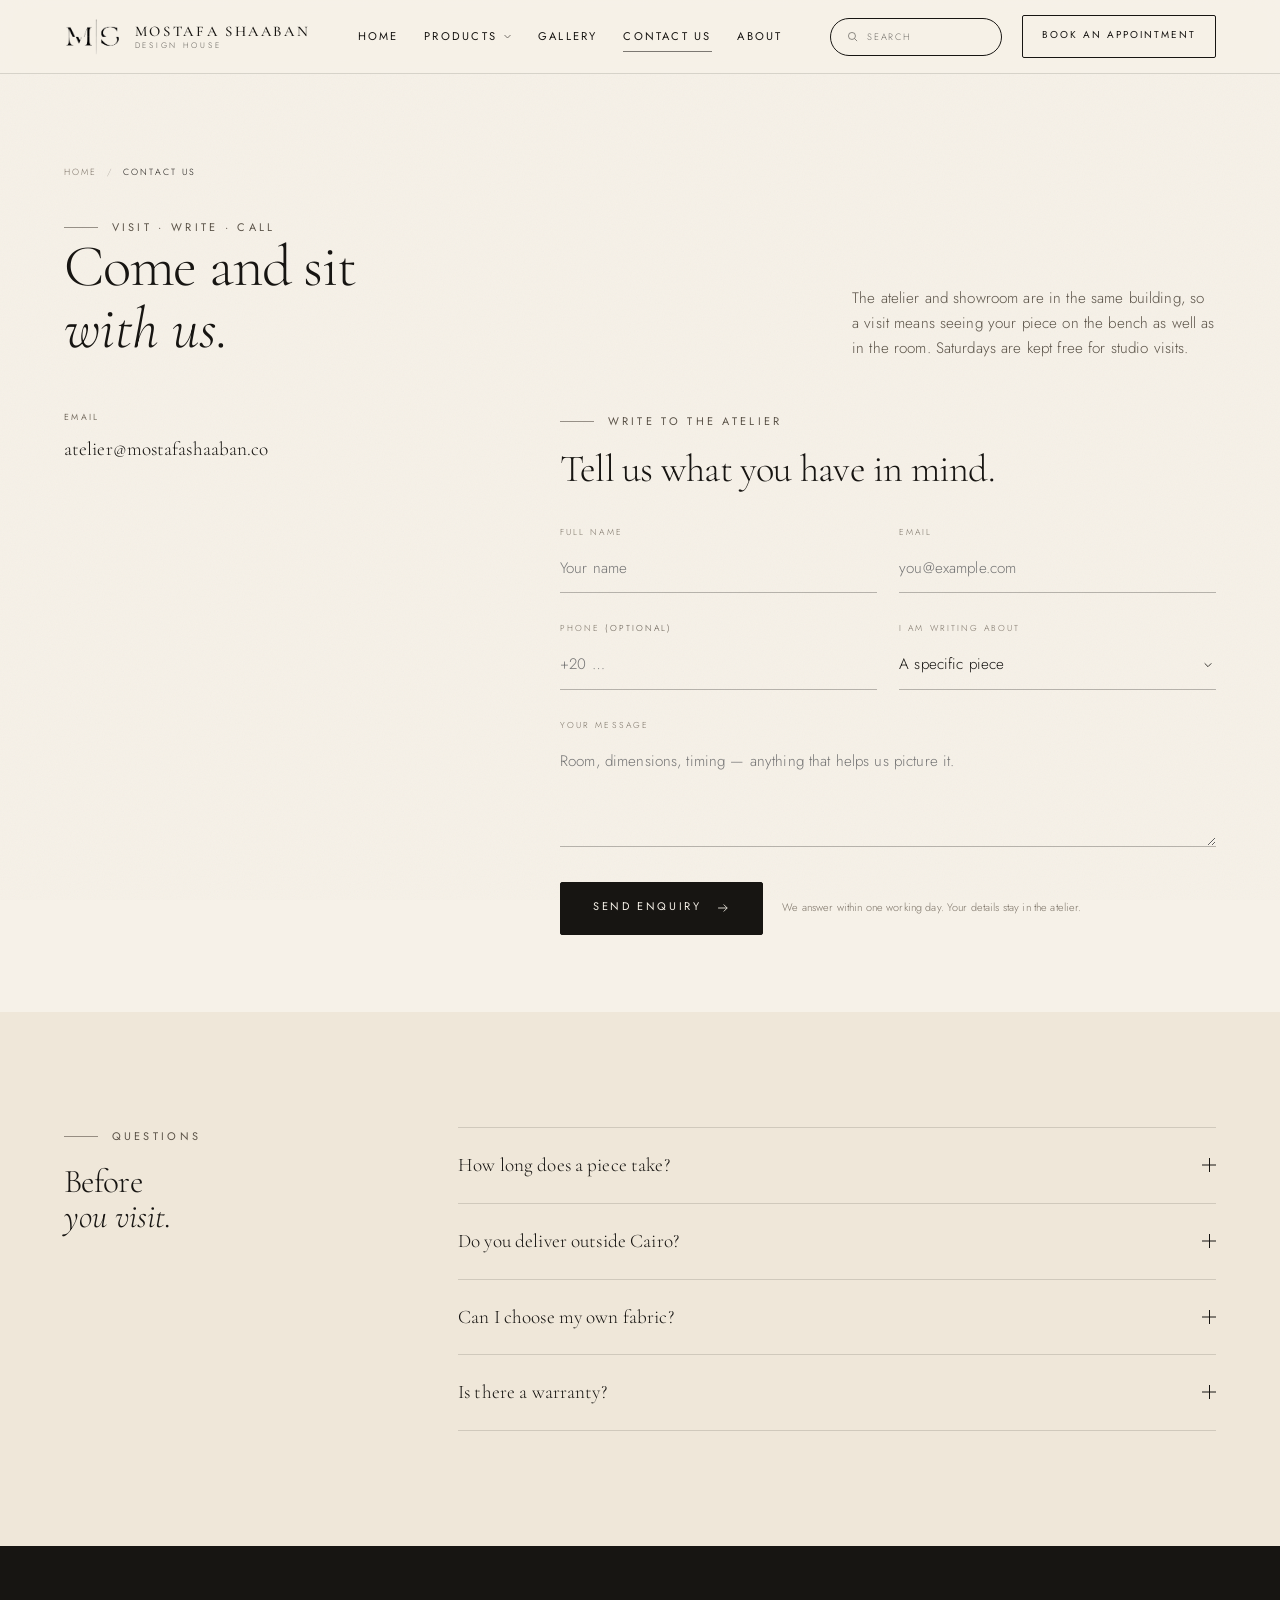
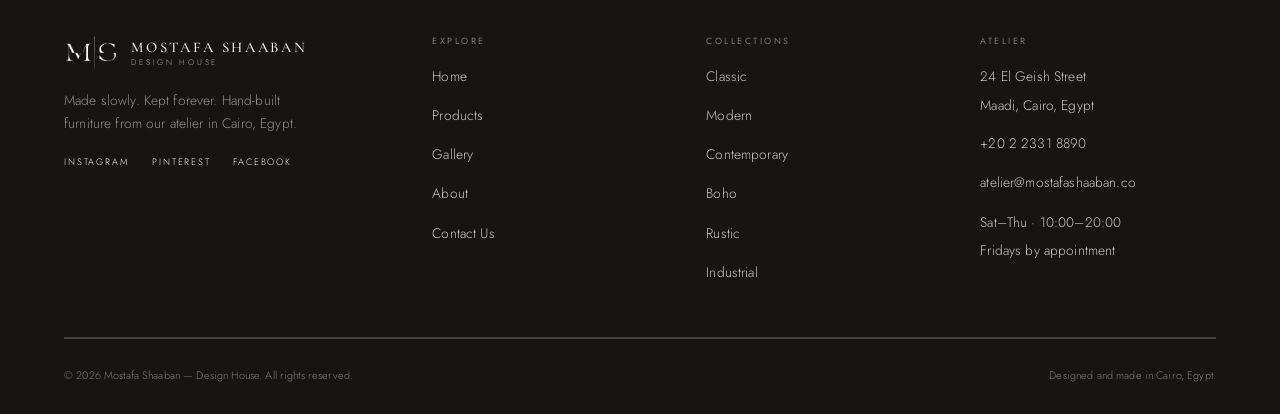
<file: contact.html>
<!DOCTYPE html>
<html lang="en">
<head>
<meta charset="utf-8">
<meta name="viewport" content="width=device-width, initial-scale=1">
<title>Contact Us — Showroom in Cairo · Mostafa Shaaban</title>
<meta name="description" content="Visit the Mostafa Shaaban atelier at 24 El Geish Street, Maadi, Cairo. Book an appointment, start a commission or ask us about a piece.">
<meta property="og:title" content="Contact Us — Mostafa Shaaban">
<meta property="og:image" content="assets/img/og-cover.jpg">
<meta name="theme-color" content="#f6f1e8">
<link rel="icon" href="assets/img/favicon.svg" type="image/svg+xml">
<link rel="stylesheet" href="assets/css/fonts.css?v=20261124b">
<link rel="stylesheet" href="assets/css/main.css?v=20261124b">
<noscript><style>
.intro{display:none!important}
.hero__line>span{transform:none}
.hero__foot,.hero__scroll{opacity:1;transform:none}
[data-reveal],[data-reveal-img]{opacity:1!important;transform:none!important;clip-path:none!important}
[data-reveal-img]>img{clip-path:none!important}
.mobile-menu{display:none!important}
</style></noscript>
</head>
<body>

<a class="skip-link" href="#main">Skip to content</a>
<div class="grain" aria-hidden="true"></div>
<div class="scroll-progress" aria-hidden="true"></div>

<header class="site-header is-solid">
  <a class="brand" href="index.html" aria-label="Mostafa Shaaban — home">
    <img class="brand__mark" src="assets/img/logo-mark.png" alt="" width="291" height="181" aria-hidden="true">
    <span class="brand__text">
      <span class="brand__name">MOSTAFA SHAABAN</span>
      <span class="brand__sub">DESIGN HOUSE</span>
    </span>
  </a>

  <nav class="nav" aria-label="Primary">
    <ul>
      <li class="nav__item"><a class="nav__link u-link" href="index.html">Home</a></li>
      <li class="nav__item has-mega">
        <button class="nav__link u-link" type="button" aria-expanded="false" aria-controls="mega-products">
          Products
          <svg viewBox="0 0 12 12" fill="none" stroke="currentColor" stroke-width="1.1" aria-hidden="true"><path d="M2 4l4 4 4-4"/></svg>
        </button>
        <div class="mega" id="mega-products">
        <div class="mega__inner">
          <div class="mega__grid">
          <div class="mega__col">
            <a class="mega__head" href="products.html">Chairs</a>
            <ul>
            <li><a class="u-link" href="products.html">VELORA</a></li>
            <li><a class="u-link" href="products.html">CORVEN</a></li>
            <li><a class="u-link" href="products.html">ELORA</a></li>
            <li><a class="u-link" href="products.html">AVENOR</a></li>
            <li><a class="u-link" href="products.html">MAROVA</a></li>
            <li><a class="u-link" href="products.html">ORVANO</a></li>
            <li><a class="u-link" href="products.html">MADERO</a></li>
            <li><a class="u-link" href="products.html">MOREVA</a></li>
            </ul>
          </div>
          <div class="mega__col">
            <a class="mega__head" href="products.html">Sofas</a>
            <ul>
            <li><a class="u-link" href="products.html">BRAM</a></li>
            <li><a class="u-link" href="products.html">REBA</a></li>
            <li><a class="u-link" href="products.html">MERA</a></li>
            <li><a class="u-link" href="products.html">KOVA</a></li>
            <li><a class="u-link" href="products.html">LOIRE</a></li>
            <li><a class="u-link" href="products.html">LENO</a></li>
            <li><a class="u-link" href="products.html">BLOCE</a></li>
            </ul>
          </div>
          <div class="mega__col">
            <a class="mega__head" href="products.html">Coffee tables</a>
            <ul>
            <li><a class="u-link" href="products.html">OCTARO</a></li>
            <li><a class="u-link" href="products.html">OVARO</a></li>
            <li><a class="u-link" href="products.html">MAVRO</a></li>
            <li><a class="u-link" href="products.html">OFFSET</a></li>
            <li><a class="u-link" href="products.html">KURO</a></li>
            <li><a class="u-link" href="products.html">ECLIPSE</a></li>
            <li><a class="u-link" href="products.html">CASCADE</a></li>
            </ul>
          </div>
          <div class="mega__col">
            <a class="mega__head" href="products.html">Dining tables</a>
            <ul>
            <li><a class="u-link" href="products.html">DORIAN</a></li>
            <li><a class="u-link" href="products.html">CORBEL</a></li>
            <li><a class="u-link" href="products.html">ROVE</a></li>
            <li><a class="u-link" href="products.html">DOWEL</a></li>
            <li><a class="u-link" href="products.html">HALDEN</a></li>
            </ul>
          </div>
          <div class="mega__col">
            <a class="mega__head" href="products.html">Consoles</a>
            <ul>
            <li><a class="u-link" href="products.html">VERTUS</a></li>
            <li><a class="u-link" href="products.html">KAEL</a></li>
            <li><a class="u-link" href="products.html">ELBA</a></li>
            <li><a class="u-link" href="products.html">VANE</a></li>
            </ul>
          </div>
          <div class="mega__col">
            <a class="mega__head" href="products.html">Nightstands</a>
            <ul>
            <li><a class="u-link" href="products.html">VESPER</a></li>
            <li><a class="u-link" href="products.html">SOREN</a></li>
            <li><a class="u-link" href="products.html">NOLAN</a></li>
            <li><a class="u-link" href="products.html">TARO</a></li>
            <li><a class="u-link" href="products.html">ORION</a></li>
            <li><a class="u-link" href="products.html">TOVA</a></li>
            <li><a class="u-link" href="products.html">AIDER</a></li>
            <li><a class="u-link" href="products.html">RHEA</a></li>
            </ul>
          </div>
          <div class="mega__col">
            <a class="mega__head" href="products.html">Beds</a>
            <ul>
            <li><a class="u-link" href="products.html">AUREN</a></li>
            <li><a class="u-link" href="products.html">ORVESSA</a></li>
            </ul>
          </div>
          </div>
        </div>
      </div>
      </li>
      <li class="nav__item"><a class="nav__link u-link" href="gallery.html">Gallery</a></li>
      <li class="nav__item"><a class="nav__link u-link u-link--active" href="contact.html">Contact Us</a></li>
      <li class="nav__item"><a class="nav__link u-link" href="story.html">About</a></li>
    </ul>
  </nav>

  <div class="header__actions">
    <div class="header__search" data-search-pill>
      <svg class="header__search__icon" width="13" height="13" viewBox="0 0 24 24" fill="none" stroke="currentColor" stroke-width="1.2" aria-hidden="true"><circle cx="11" cy="11" r="6.5"/><path d="M16 16l4.5 4.5"/></svg>
      <input class="header__search__input" id="site-search-input" type="search" size="10" placeholder="Search" aria-label="Search pieces, styles and pages" autocomplete="off" role="combobox" aria-expanded="false" aria-controls="site-search-pop">
      <div class="search-pop" id="site-search-pop" data-search-pop hidden></div>
    </div>
    <a class="btn btn--outline btn--sm" href="contact.html"><span>Book an appointment</span></a>
    <button class="burger" type="button" aria-label="Open menu" aria-expanded="false" aria-controls="mobile-menu">
      <span></span><span></span>
    </button>
  </div>
</header>

<div class="mobile-menu" id="mobile-menu">
  <ul class="mobile-menu__list">
    <li class="mobile-menu__item"><a class="mobile-menu__link" href="index.html">Home</a></li>
    <li class="mobile-menu__item">
      <button class="mobile-menu__link" type="button" data-accordion-btn aria-expanded="false">Products
        <svg width="14" height="14" viewBox="0 0 12 12" fill="none" stroke="currentColor" stroke-width="1.1" aria-hidden="true"><path d="M2 4l4 4 4-4"/></svg>
      </button>
      <div class="mobile-menu__sub"><div><ul>

          <li><a href="products.html">All pieces</a></li>
          <li><a href="products.html">Chairs</a></li>
          <li><a href="products.html">Sofas</a></li>
          <li><a href="products.html">Coffee tables</a></li>
          <li><a href="products.html">Dining tables</a></li>
          <li><a href="products.html">Consoles</a></li>
          <li><a href="products.html">Nightstands</a></li>
          <li><a href="products.html">Beds</a></li>
        </ul></div></div>
    </li>
    <li class="mobile-menu__item"><a class="mobile-menu__link" href="gallery.html">Gallery</a></li>
    <li class="mobile-menu__item"><a class="mobile-menu__link" href="contact.html">Contact Us</a></li>
    <li class="mobile-menu__item"><a class="mobile-menu__link" href="story.html">About</a></li>
  </ul>
  <div class="mobile-menu__foot">
    <a class="u-link" href="tel:+20223318890">+20 2 2331 8890</a>
    <a class="u-link" href="mailto:atelier@mostafashaaban.co">atelier@mostafashaaban.co</a>
    <p>24 El Geish Street, Maadi, Cairo<br>Sat–Thu · 10:00–20:00</p>
  </div>
</div>

<main id="main">
  <section class="page-head">
    <div class="container">
      <nav class="breadcrumb" aria-label="Breadcrumb">
        <a href="index.html">Home</a><span>/</span><span style="opacity:1;color:var(--ink)">Contact Us</span>
      </nav>
      <div class="contact-hero">
        <div class="contact-hero__title">
          <p class="eyebrow" data-reveal>Visit · Write · Call</p>
          <h1 class="display" data-reveal style="--delay:.05s">Come and sit<br><em>with us.</em></h1>
        </div>
        <div class="contact-hero__aside" data-reveal="right">
          <p>The atelier and showroom are in the same building, so a visit means seeing your piece on the bench as well as in the room. Saturdays are kept free for studio visits.</p>
        </div>
      </div>
    </div>
  </section>

  <section class="container contact-grid">
    <aside class="contact-aside">
      <div class="contact-block" data-reveal>
        <h3>Email</h3>
        <a class="u-link" href="mailto:atelier@mostafashaaban.co">atelier@mostafashaaban.co</a>
      </div>
    </aside>

    <div class="contact-form-wrap">
      <p class="eyebrow" data-reveal>Write to the atelier</p>
      <h2 class="display" data-reveal style="--delay:.05s;margin:1.2rem 0 2.2rem;font-size:clamp(1.9rem,3vw,2.6rem)">Tell us what you have in mind.</h2>

      <form class="form" id="contact-form" novalidate data-reveal style="--delay:.1s">
        <div class="form__row">
          <div class="field">
            <label for="name">Full name</label>
            <input id="name" name="name" type="text" required autocomplete="name" placeholder="Your name">
            <span class="err"></span>
          </div>
          <div class="field">
            <label for="email">Email</label>
            <input id="email" name="email" type="email" required autocomplete="email" placeholder="you@example.com">
            <span class="err"></span>
          </div>
        </div>
        <div class="form__row">
          <div class="field">
            <label for="phone">Phone <span class="muted">(optional)</span></label>
            <input id="phone" name="phone" type="tel" autocomplete="tel" placeholder="+20 …">
            <span class="err"></span>
          </div>
          <div class="field">
            <label for="interest">I am writing about</label>
            <select id="interest" name="interest">
              <option>A specific piece</option>
              <option>Furnishing a room</option>
              <option>A bespoke commission</option>
              <option>A studio visit</option>
              <option>Press &amp; collaborations</option>
              <option>Something else</option>
            </select>
            <span class="err"></span>
          </div>
        </div>
        <div class="field">
          <label for="message">Your message</label>
          <textarea id="message" name="message" required placeholder="Room, dimensions, timing — anything that helps us picture it."></textarea>
          <span class="err"></span>
        </div>
        <div class="form__foot">
          <button class="btn btn--solid" type="submit"><span>Send enquiry</span>
            <svg viewBox="0 0 20 20" fill="none" stroke="currentColor" stroke-width="1.2" aria-hidden="true"><path d="M3 10h13M11 5l5 5-5 5"/></svg>
          </button>
          <p class="form-note">We answer within one working day. Your details stay in the atelier.</p>
        </div>
      </form>

      <div class="form-success" id="form-success">
        <span class="eyebrow">Enquiry received</span>
        <h3>Thank you — your note is with us.</h3>
        <p>One of the makers will reply within a working day. If it is urgent, call the showroom on <a class="u-link" href="tel:+20223318890">+20 2 2331 8890</a>.</p>
        <a class="btn btn--outline" href="products.html" style="justify-self:start;margin-top:.5rem"><span>Browse the collection</span></a>
      </div>
    </div>
  </section>

  <section class="section section--paper2">
    <div class="container faq-wrap">
      <div class="faq-wrap__aside">
        <p class="eyebrow" data-reveal>Questions</p>
        <h2 class="display" data-reveal style="--delay:.05s;margin-top:1.2rem;font-size:clamp(1.8rem,2.6vw,2.4rem)">Before<br><em>you visit.</em></h2>
      </div>
      <div class="faq-wrap__body faq">
        <div class="faq__item" data-reveal>
          <button class="faq__q" type="button" aria-expanded="false">How long does a piece take?<span class="faq__icon"></span></button>
          <div class="faq__a"><div><p>Standard pieces take six to eight weeks from approved drawing. Bespoke commissions, especially upholstery, can take ten to twelve. We confirm the date in writing before we begin.</p></div></div>
        </div>
        <div class="faq__item" data-reveal>
          <button class="faq__q" type="button" aria-expanded="false">Do you deliver outside Cairo?<span class="faq__icon"></span></button>
          <div class="faq__a"><div><p>Yes — across Egypt, with our own white-glove team for Cairo, Alexandria and the Delta, and trusted partners further afield. Delivery and placement are quoted per piece.</p></div></div>
        </div>
        <div class="faq__item" data-reveal>
          <button class="faq__q" type="button" aria-expanded="false">Can I choose my own fabric?<span class="faq__icon"></span></button>
          <div class="faq__a"><div><p>Of course. We keep an archive of wool, linen, bouclé and leather in the showroom, and we are happy to work with a fabric you have sourced yourself.</p></div></div>
        </div>
        <div class="faq__item" data-reveal>
          <button class="faq__q" type="button" aria-expanded="false">Is there a warranty?<span class="faq__icon"></span></button>
          <div class="faq__a"><div><p>Ten years on every frame. Upholstery and finishes are covered for two years, and we repair at cost for as long as the piece exists — we keep the patterns.</p></div></div>
        </div>
        </div>
      </div>
    </div>
  </section>
</main>

<footer class="site-footer">
  <div class="container">
    <div class="footer__top">
      <div class="footer__brand">
        <a class="brand" href="index.html">
          <img class="brand__mark" src="assets/img/logo-mark.png" alt="" width="291" height="181" aria-hidden="true">
          <span class="brand__text">
            <span class="brand__name">MOSTAFA SHAABAN</span>
            <span class="brand__sub">DESIGN HOUSE</span>
          </span>
        </a>
        <p>Made slowly. Kept forever. Hand-built furniture from our atelier in Cairo, Egypt.</p>
        <div class="footer__socials">
          <a class="u-link" href="#" aria-label="Instagram">Instagram</a>
          <a class="u-link" href="#" aria-label="Pinterest">Pinterest</a>
          <a class="u-link" href="#" aria-label="Facebook">Facebook</a>
        </div>
      </div>
      <div class="footer__col">
        <h4>Explore</h4>
        <ul>
          <li><a class="u-link" href="index.html">Home</a></li>
          <li><a class="u-link" href="products.html">Products</a></li>
          <li><a class="u-link" href="gallery.html">Gallery</a></li>
          <li><a class="u-link" href="story.html">About</a></li>
          <li><a class="u-link" href="contact.html">Contact Us</a></li>
        </ul>
      </div>
      <div class="footer__col">
        <h4>Collections</h4>
        <ul>
          <li><a class="u-link" href="products.html?style=classic">Classic</a></li>
          <li><a class="u-link" href="products.html?style=modern">Modern</a></li>
          <li><a class="u-link" href="products.html?style=contemporary">Contemporary</a></li>
          <li><a class="u-link" href="products.html?style=boho">Boho</a></li>
          <li><a class="u-link" href="products.html?style=rustic">Rustic</a></li>
          <li><a class="u-link" href="products.html?style=industrial">Industrial</a></li>
        </ul>
      </div>
      <div class="footer__col footer__col--contact">
        <h4>Atelier</h4>
        <ul>
          <li><span>24 El Geish Street<br>Maadi, Cairo, Egypt</span></li>
          <li><a class="u-link" href="tel:+20223318890">+20 2 2331 8890</a></li>
          <li><a class="u-link" href="mailto:atelier@mostafashaaban.co">atelier@mostafashaaban.co</a></li>
          <li><span>Sat–Thu · 10:00–20:00<br>Fridays by appointment</span></li>
        </ul>
      </div>
    </div>
    <div class="footer__bottom">
      <span>© <span data-year>2026</span> Mostafa Shaaban — Design House. All rights reserved.</span>
      <span>Designed and made in Cairo, Egypt.</span>
    </div>
  </div>
</footer>

<script src="assets/js/data.js?v=20261124b"></script>
<script src="assets/js/main.js?v=20261124b"></script>
</body>
</html>
</file>
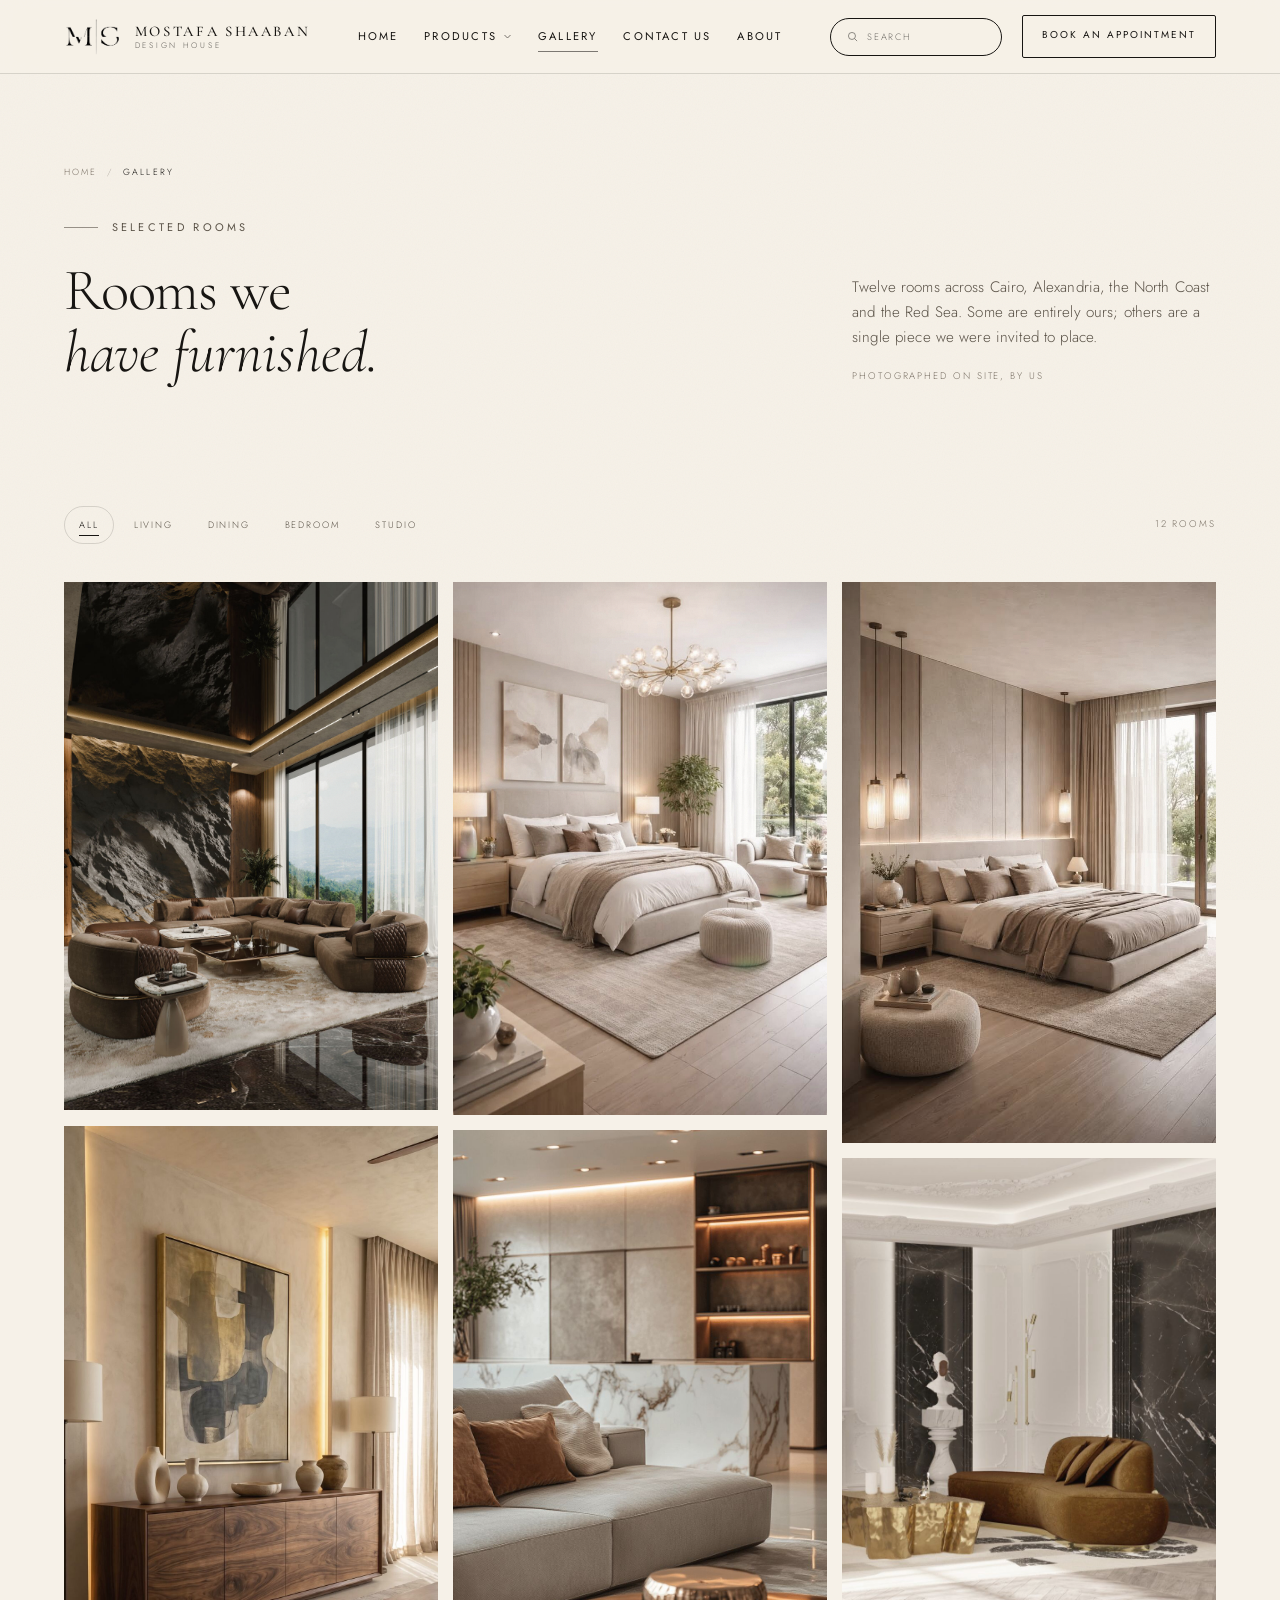
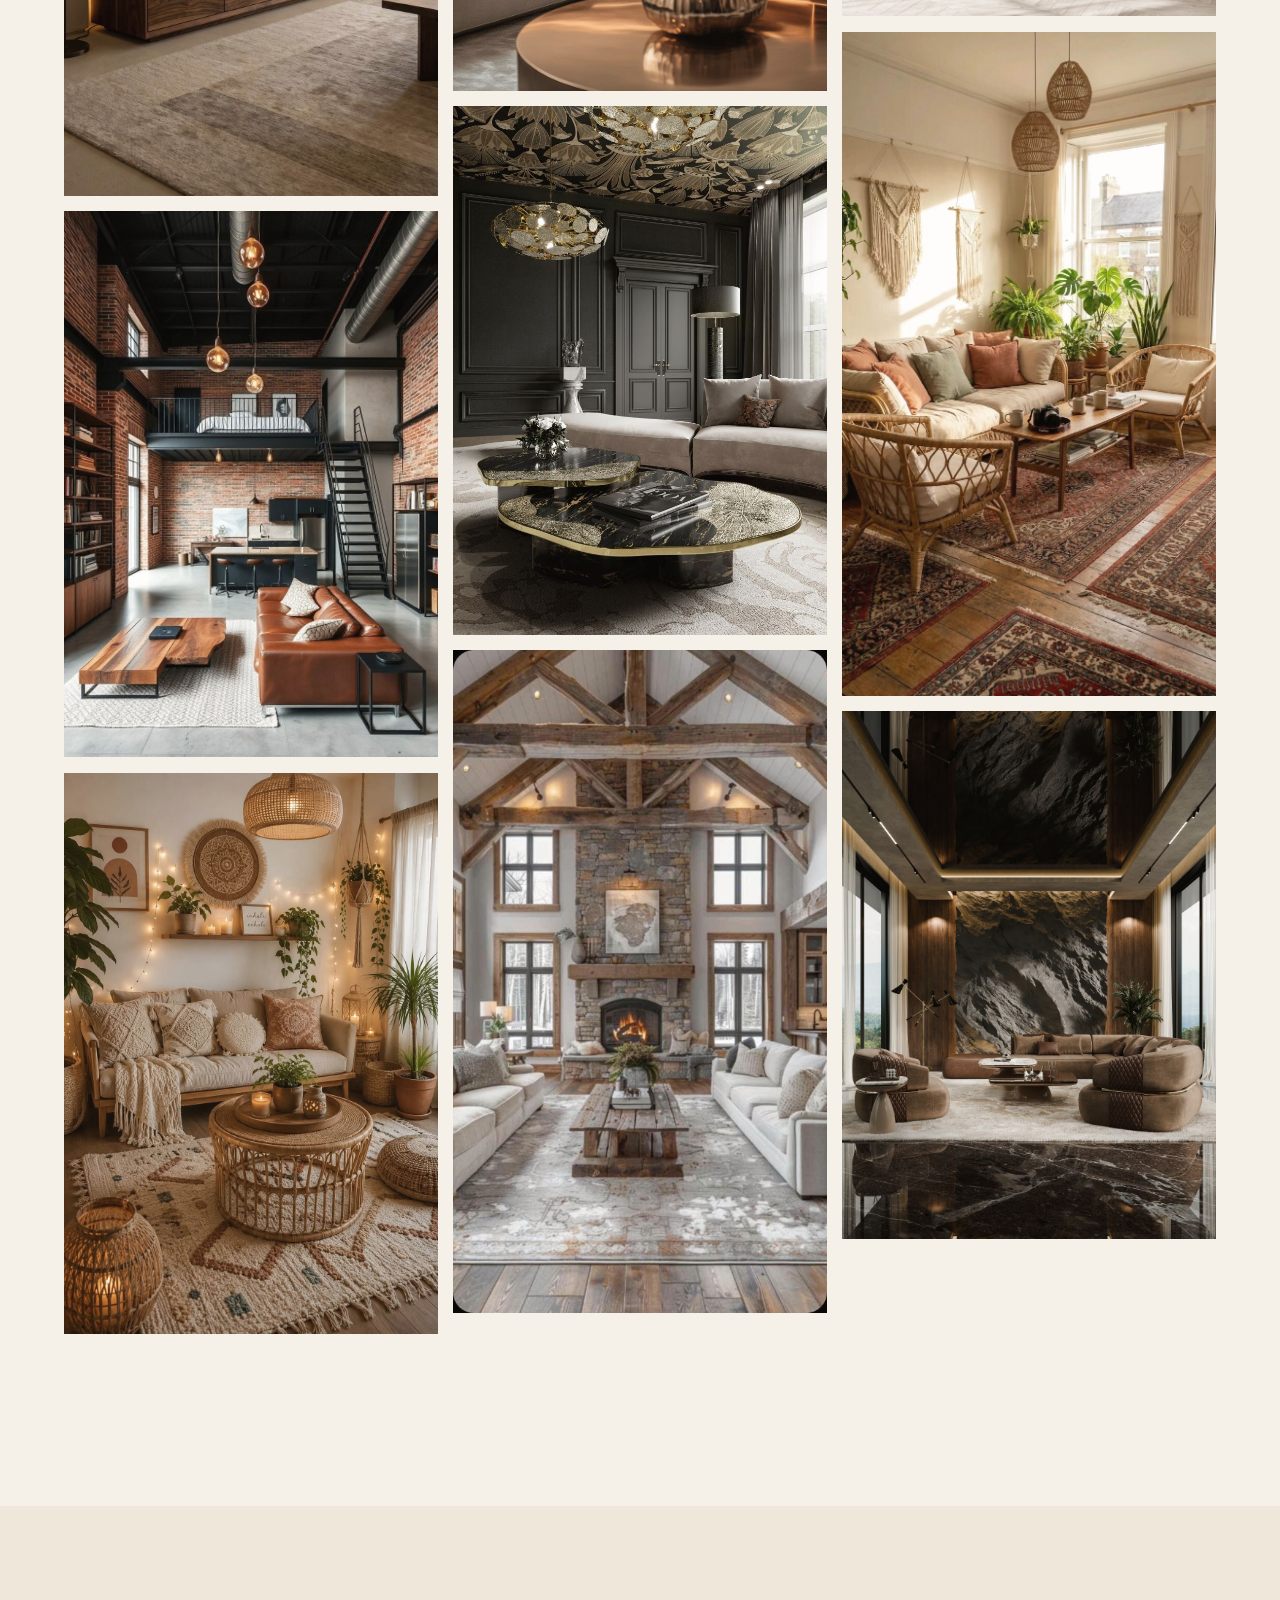
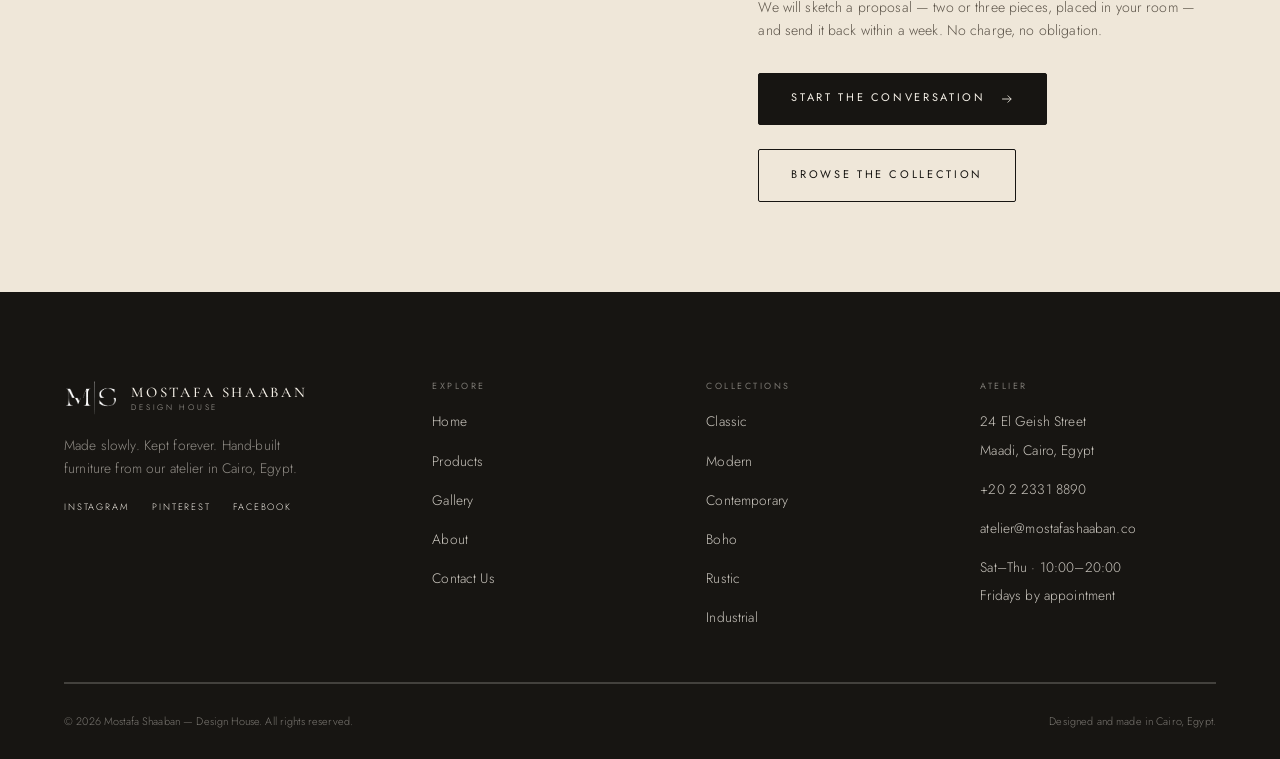
<file: gallery.html>
<!DOCTYPE html>
<html lang="en">
<head>
<meta charset="utf-8">
<meta name="viewport" content="width=device-width, initial-scale=1">
<title>Gallery — Rooms we have furnished · Mostafa Shaaban</title>
<meta name="description" content="Twelve rooms furnished by the Mostafa Shaaban atelier across Cairo, Alexandria, El Gouna and beyond.">
<meta property="og:title" content="Gallery — Mostafa Shaaban">
<meta property="og:image" content="assets/img/og-cover.jpg">
<meta name="theme-color" content="#f6f1e8">
<link rel="icon" href="assets/img/favicon.svg" type="image/svg+xml">
<link rel="stylesheet" href="assets/css/fonts.css?v=20261124b">
<link rel="stylesheet" href="assets/css/main.css?v=20261124b">
<noscript><style>
.intro{display:none!important}
.hero__line>span{transform:none}
.hero__foot,.hero__scroll{opacity:1;transform:none}
[data-reveal],[data-reveal-img]{opacity:1!important;transform:none!important;clip-path:none!important}
[data-reveal-img]>img{clip-path:none!important}
.mobile-menu{display:none!important}
</style></noscript>
</head>
<body>

<a class="skip-link" href="#main">Skip to content</a>
<div class="grain" aria-hidden="true"></div>
<div class="scroll-progress" aria-hidden="true"></div>

<header class="site-header is-solid">
  <a class="brand" href="index.html" aria-label="Mostafa Shaaban — home">
    <img class="brand__mark" src="assets/img/logo-mark.png" alt="" width="291" height="181" aria-hidden="true">
    <span class="brand__text">
      <span class="brand__name">MOSTAFA SHAABAN</span>
      <span class="brand__sub">DESIGN HOUSE</span>
    </span>
  </a>

  <nav class="nav" aria-label="Primary">
    <ul>
      <li class="nav__item"><a class="nav__link u-link" href="index.html">Home</a></li>
      <li class="nav__item has-mega">
        <button class="nav__link u-link" type="button" aria-expanded="false" aria-controls="mega-products">
          Products
          <svg viewBox="0 0 12 12" fill="none" stroke="currentColor" stroke-width="1.1" aria-hidden="true"><path d="M2 4l4 4 4-4"/></svg>
        </button>
        <div class="mega" id="mega-products">
        <div class="mega__inner">
          <div class="mega__grid">
          <div class="mega__col">
            <a class="mega__head" href="products.html">Chairs</a>
            <ul>
            <li><a class="u-link" href="products.html">VELORA</a></li>
            <li><a class="u-link" href="products.html">CORVEN</a></li>
            <li><a class="u-link" href="products.html">ELORA</a></li>
            <li><a class="u-link" href="products.html">AVENOR</a></li>
            <li><a class="u-link" href="products.html">MAROVA</a></li>
            <li><a class="u-link" href="products.html">ORVANO</a></li>
            <li><a class="u-link" href="products.html">MADERO</a></li>
            <li><a class="u-link" href="products.html">MOREVA</a></li>
            </ul>
          </div>
          <div class="mega__col">
            <a class="mega__head" href="products.html">Sofas</a>
            <ul>
            <li><a class="u-link" href="products.html">BRAM</a></li>
            <li><a class="u-link" href="products.html">REBA</a></li>
            <li><a class="u-link" href="products.html">MERA</a></li>
            <li><a class="u-link" href="products.html">KOVA</a></li>
            <li><a class="u-link" href="products.html">LOIRE</a></li>
            <li><a class="u-link" href="products.html">LENO</a></li>
            <li><a class="u-link" href="products.html">BLOCE</a></li>
            </ul>
          </div>
          <div class="mega__col">
            <a class="mega__head" href="products.html">Coffee tables</a>
            <ul>
            <li><a class="u-link" href="products.html">OCTARO</a></li>
            <li><a class="u-link" href="products.html">OVARO</a></li>
            <li><a class="u-link" href="products.html">MAVRO</a></li>
            <li><a class="u-link" href="products.html">OFFSET</a></li>
            <li><a class="u-link" href="products.html">KURO</a></li>
            <li><a class="u-link" href="products.html">ECLIPSE</a></li>
            <li><a class="u-link" href="products.html">CASCADE</a></li>
            </ul>
          </div>
          <div class="mega__col">
            <a class="mega__head" href="products.html">Dining tables</a>
            <ul>
            <li><a class="u-link" href="products.html">DORIAN</a></li>
            <li><a class="u-link" href="products.html">CORBEL</a></li>
            <li><a class="u-link" href="products.html">ROVE</a></li>
            <li><a class="u-link" href="products.html">DOWEL</a></li>
            <li><a class="u-link" href="products.html">HALDEN</a></li>
            </ul>
          </div>
          <div class="mega__col">
            <a class="mega__head" href="products.html">Consoles</a>
            <ul>
            <li><a class="u-link" href="products.html">VERTUS</a></li>
            <li><a class="u-link" href="products.html">KAEL</a></li>
            <li><a class="u-link" href="products.html">ELBA</a></li>
            <li><a class="u-link" href="products.html">VANE</a></li>
            </ul>
          </div>
          <div class="mega__col">
            <a class="mega__head" href="products.html">Nightstands</a>
            <ul>
            <li><a class="u-link" href="products.html">VESPER</a></li>
            <li><a class="u-link" href="products.html">SOREN</a></li>
            <li><a class="u-link" href="products.html">NOLAN</a></li>
            <li><a class="u-link" href="products.html">TARO</a></li>
            <li><a class="u-link" href="products.html">ORION</a></li>
            <li><a class="u-link" href="products.html">TOVA</a></li>
            <li><a class="u-link" href="products.html">AIDER</a></li>
            <li><a class="u-link" href="products.html">RHEA</a></li>
            </ul>
          </div>
          <div class="mega__col">
            <a class="mega__head" href="products.html">Beds</a>
            <ul>
            <li><a class="u-link" href="products.html">AUREN</a></li>
            <li><a class="u-link" href="products.html">ORVESSA</a></li>
            </ul>
          </div>
          </div>
        </div>
      </div>
      </li>
      <li class="nav__item"><a class="nav__link u-link u-link--active" href="gallery.html">Gallery</a></li>
      <li class="nav__item"><a class="nav__link u-link" href="contact.html">Contact Us</a></li>
      <li class="nav__item"><a class="nav__link u-link" href="story.html">About</a></li>
    </ul>
  </nav>

  <div class="header__actions">
    <div class="header__search" data-search-pill>
      <svg class="header__search__icon" width="13" height="13" viewBox="0 0 24 24" fill="none" stroke="currentColor" stroke-width="1.2" aria-hidden="true"><circle cx="11" cy="11" r="6.5"/><path d="M16 16l4.5 4.5"/></svg>
      <input class="header__search__input" id="site-search-input" type="search" size="10" placeholder="Search" aria-label="Search pieces, styles and pages" autocomplete="off" role="combobox" aria-expanded="false" aria-controls="site-search-pop">
      <div class="search-pop" id="site-search-pop" data-search-pop hidden></div>
    </div>
    <a class="btn btn--outline btn--sm" href="contact.html"><span>Book an appointment</span></a>
    <button class="burger" type="button" aria-label="Open menu" aria-expanded="false" aria-controls="mobile-menu">
      <span></span><span></span>
    </button>
  </div>
</header>

<div class="mobile-menu" id="mobile-menu">
  <ul class="mobile-menu__list">
    <li class="mobile-menu__item"><a class="mobile-menu__link" href="index.html">Home</a></li>
    <li class="mobile-menu__item">
      <button class="mobile-menu__link" type="button" data-accordion-btn aria-expanded="false">Products
        <svg width="14" height="14" viewBox="0 0 12 12" fill="none" stroke="currentColor" stroke-width="1.1" aria-hidden="true"><path d="M2 4l4 4 4-4"/></svg>
      </button>
      <div class="mobile-menu__sub"><div><ul>

          <li><a href="products.html">All pieces</a></li>
          <li><a href="products.html">Chairs</a></li>
          <li><a href="products.html">Sofas</a></li>
          <li><a href="products.html">Coffee tables</a></li>
          <li><a href="products.html">Dining tables</a></li>
          <li><a href="products.html">Consoles</a></li>
          <li><a href="products.html">Nightstands</a></li>
          <li><a href="products.html">Beds</a></li>
        </ul></div></div>
    </li>
    <li class="mobile-menu__item"><a class="mobile-menu__link" href="gallery.html">Gallery</a></li>
    <li class="mobile-menu__item"><a class="mobile-menu__link" href="contact.html">Contact Us</a></li>
    <li class="mobile-menu__item"><a class="mobile-menu__link" href="story.html">About</a></li>
  </ul>
  <div class="mobile-menu__foot">
    <a class="u-link" href="tel:+20223318890">+20 2 2331 8890</a>
    <a class="u-link" href="mailto:atelier@mostafashaaban.co">atelier@mostafashaaban.co</a>
    <p>24 El Geish Street, Maadi, Cairo<br>Sat–Thu · 10:00–20:00</p>
  </div>
</div>

<main id="main">
  <section class="page-head">
    <div class="container">
      <nav class="breadcrumb" aria-label="Breadcrumb">
        <a href="index.html">Home</a><span>/</span><span style="opacity:1;color:var(--ink)">Gallery</span>
      </nav>
      <div class="page-head__grid">
        <div class="page-head__title">
          <p class="eyebrow" data-reveal>Selected rooms</p>
          <h1 class="display" data-reveal style="--delay:.05s">Rooms we<br><em>have furnished.</em></h1>
        </div>
        <div class="page-head__aside" data-reveal="right">
          <p>Twelve rooms across Cairo, Alexandria, the North Coast and the Red Sea. Some are entirely ours; others are a single piece we were invited to place.</p>
          <p class="km">Photographed on site, by us</p>
        </div>
      </div>
    </div>
  </section>

  <section class="section--tight">
    <div class="container">
      <div class="gallery-filters">
        <div class="chips" role="tablist" aria-label="Filter gallery">
          <button class="chip is-active" data-gallery-filter="all" role="tab" aria-selected="true">All</button>
          <button class="chip" data-gallery-filter="Living" role="tab" aria-selected="false">Living</button>
          <button class="chip" data-gallery-filter="Dining" role="tab" aria-selected="false">Dining</button>
          <button class="chip" data-gallery-filter="Bedroom" role="tab" aria-selected="false">Bedroom</button>
          <button class="chip" data-gallery-filter="Studio" role="tab" aria-selected="false">Studio</button>
        </div>
        <span class="gallery-count"><span data-gallery-count>12</span> rooms</span>
      </div>

      <div class="gallery-grid" id="gallery-grid">
        <a class="gallery-card" href="assets/img/gallery/the-nil-suite.jpg" data-category="Living" data-caption="The Nile Suite" data-place="Zamalek, Cairo" data-reveal>
          <img src="assets/img/gallery/the-nil-suite.jpg" alt="The Nile Suite — a curved ivory sofa in a warm neutral living room" loading="lazy" width="1200" height="1697">
          <span class="gallery-card__cap"><span class="gallery-card__title">The Nile Suite</span><span class="gallery-card__place">Zamalek</span></span>
        </a>
        <a class="gallery-card" href="assets/img/gallery/walnut-salon.jpg" data-category="Living" data-caption="Walnut Salon" data-place="Garden City" data-reveal style="--delay:.05s">
          <img src="assets/img/gallery/walnut-salon.jpg" alt="Walnut Salon — a walnut credenza beneath a framed artwork" loading="lazy" width="1200" height="1600">
          <span class="gallery-card__cap"><span class="gallery-card__title">Walnut Salon</span><span class="gallery-card__place">Garden City</span></span>
        </a>
        <a class="gallery-card" href="assets/img/gallery/downtown-loft.jpg" data-category="Studio" data-caption="Downtown Loft" data-place="Alexandria" data-reveal>
          <img src="assets/img/gallery/downtown-loft.jpg" alt="Downtown Loft — an industrial loft with cognac leather seating" loading="lazy" width="1200" height="1753">
          <span class="gallery-card__cap"><span class="gallery-card__title">Downtown Loft</span><span class="gallery-card__place">Alexandria</span></span>
        </a>
        <a class="gallery-card" href="assets/img/gallery/souk-house.jpg" data-category="Living" data-caption="Souk House" data-place="Maadi, Cairo" data-reveal style="--delay:.05s">
          <img src="assets/img/gallery/souk-house.jpg" alt="Souk House — rattan seating and layered textiles in a boho living room" loading="lazy" width="1200" height="1800">
          <span class="gallery-card__cap"><span class="gallery-card__title">Souk House</span><span class="gallery-card__place">Cairo</span></span>
        </a>
        <a class="gallery-card" href="assets/img/gallery/linen-bedroom.jpg" data-category="Bedroom" data-caption="Linen Bedroom" data-place="Maadi" data-reveal>
          <img src="assets/img/gallery/linen-bedroom.jpg" alt="Linen Bedroom — a calm bedroom in linen and stone tones" loading="lazy" width="1200" height="1600">
          <span class="gallery-card__cap"><span class="gallery-card__title">Linen Bedroom</span><span class="gallery-card__place">Maadi</span></span>
        </a>
        <a class="gallery-card" href="assets/img/gallery/marble-apartment.jpg" data-category="Living" data-caption="Marble Apartment" data-place="Heliopolis" data-reveal style="--delay:.05s">
          <img src="assets/img/gallery/marble-apartment.jpg" alt="Marble Apartment — a cream sofa and marble surfaces" loading="lazy" width="1200" height="1600">
          <span class="gallery-card__cap"><span class="gallery-card__title">Marble Apartment</span><span class="gallery-card__place">Heliopolis</span></span>
        </a>
        <a class="gallery-card" href="assets/img/gallery/warm-minimal.jpg" data-category="Living" data-caption="Warm Minimal" data-place="Sheikh Zayed" data-reveal>
          <img src="assets/img/gallery/warm-minimal.jpg" alt="Warm Minimal — a minimal living room with soft textiles" loading="lazy" width="1200" height="1697">
          <span class="gallery-card__cap"><span class="gallery-card__title">Warm Minimal</span><span class="gallery-card__place">Sheikh Zayed</span></span>
        </a>
        <a class="gallery-card" href="assets/img/gallery/farmhouse-dining.jpg" data-category="Dining" data-caption="Farmhouse Dining" data-place="Fayoum" data-reveal style="--delay:.05s">
          <img src="assets/img/gallery/farmhouse-dining.jpg" alt="Farmhouse Dining — a long oak table under exposed beams" loading="lazy" width="1200" height="1600">
          <span class="gallery-card__cap"><span class="gallery-card__title">Farmhouse Dining</span><span class="gallery-card__place">Cairo</span></span>
        </a>
        <a class="gallery-card" href="assets/img/gallery/stone-bedroom.jpg" data-category="Bedroom" data-caption="Stone Bedroom" data-place="New Zayed" data-reveal>
          <img src="assets/img/gallery/stone-bedroom.jpg" alt="Stone Bedroom — a soft grey bedroom with pendant lighting" loading="lazy" width="1200" height="1600">
          <span class="gallery-card__cap"><span class="gallery-card__title">Stone Bedroom</span><span class="gallery-card__place">New Zayed</span></span>
        </a>
        <a class="gallery-card" href="assets/img/gallery/brass-residence.jpg" data-category="Living" data-caption="Brass Residence" data-place="San Stefano" data-reveal style="--delay:.05s">
          <img src="assets/img/gallery/brass-residence.jpg" alt="Brass Residence — a warm living room with brass lighting" loading="lazy" width="1200" height="1600">
          <span class="gallery-card__cap"><span class="gallery-card__title">Brass Residence</span><span class="gallery-card__place">San Stefano</span></span>
        </a>
        <a class="gallery-card" href="assets/img/gallery/palm-courtyard.jpg" data-category="Living" data-caption="Palm Courtyard" data-place="El Gouna" data-reveal>
          <img src="assets/img/gallery/palm-courtyard.jpg" alt="Palm Courtyard — a bright living room opening onto a terrace" loading="lazy" width="1200" height="1600">
          <span class="gallery-card__cap"><span class="gallery-card__title">Palm Courtyard</span><span class="gallery-card__place">El Gouna</span></span>
        </a>
        <a class="gallery-card" href="assets/img/gallery/villa-sharq.jpg" data-category="Living" data-caption="Villa Sharq" data-place="New Cairo" data-reveal style="--delay:.05s">
          <img src="assets/img/gallery/villa-sharq.jpg" alt="Villa Sharq — a tall living room with soft daylight" loading="lazy" width="1200" height="1697">
          <span class="gallery-card__cap"><span class="gallery-card__title">Villa Sharq</span><span class="gallery-card__place">New Cairo</span></span>
        </a>
      </div>
    </div>
  </section>

  <section class="visit">
    <div class="container visit__grid">
      <div class="visit__title">
        <p class="eyebrow" data-reveal>Your room next</p>
        <h2 class="display" data-reveal style="--delay:.05s">Send us a photograph<br><em>of your space.</em></h2>
      </div>
      <div class="visit__form">
        <p>We will sketch a proposal — two or three pieces, placed in your room — and send it back within a week. No charge, no obligation.</p>
        <div class="link-row" style="margin-top:1rem">
          <a class="btn btn--solid" href="contact.html"><span>Start the conversation</span>
            <svg viewBox="0 0 20 20" fill="none" stroke="currentColor" stroke-width="1.2" aria-hidden="true"><path d="M3 10h13M11 5l5 5-5 5"/></svg>
          </a>
          <a class="btn btn--outline" href="products.html"><span>Browse the collection</span></a>
        </div>
      </div>
    </div>
  </section>
</main>

<footer class="site-footer">
  <div class="container">
    <div class="footer__top">
      <div class="footer__brand">
        <a class="brand" href="index.html">
          <img class="brand__mark" src="assets/img/logo-mark.png" alt="" width="291" height="181" aria-hidden="true">
          <span class="brand__text">
            <span class="brand__name">MOSTAFA SHAABAN</span>
            <span class="brand__sub">DESIGN HOUSE</span>
          </span>
        </a>
        <p>Made slowly. Kept forever. Hand-built furniture from our atelier in Cairo, Egypt.</p>
        <div class="footer__socials">
          <a class="u-link" href="#" aria-label="Instagram">Instagram</a>
          <a class="u-link" href="#" aria-label="Pinterest">Pinterest</a>
          <a class="u-link" href="#" aria-label="Facebook">Facebook</a>
        </div>
      </div>
      <div class="footer__col">
        <h4>Explore</h4>
        <ul>
          <li><a class="u-link" href="index.html">Home</a></li>
          <li><a class="u-link" href="products.html">Products</a></li>
          <li><a class="u-link" href="gallery.html">Gallery</a></li>
          <li><a class="u-link" href="story.html">About</a></li>
          <li><a class="u-link" href="contact.html">Contact Us</a></li>
        </ul>
      </div>
      <div class="footer__col">
        <h4>Collections</h4>
        <ul>
          <li><a class="u-link" href="products.html?style=classic">Classic</a></li>
          <li><a class="u-link" href="products.html?style=modern">Modern</a></li>
          <li><a class="u-link" href="products.html?style=contemporary">Contemporary</a></li>
          <li><a class="u-link" href="products.html?style=boho">Boho</a></li>
          <li><a class="u-link" href="products.html?style=rustic">Rustic</a></li>
          <li><a class="u-link" href="products.html?style=industrial">Industrial</a></li>
        </ul>
      </div>
      <div class="footer__col footer__col--contact">
        <h4>Atelier</h4>
        <ul>
          <li><span>24 El Geish Street<br>Maadi, Cairo, Egypt</span></li>
          <li><a class="u-link" href="tel:+20223318890">+20 2 2331 8890</a></li>
          <li><a class="u-link" href="mailto:atelier@mostafashaaban.co">atelier@mostafashaaban.co</a></li>
          <li><span>Sat–Thu · 10:00–20:00<br>Fridays by appointment</span></li>
        </ul>
      </div>
    </div>
    <div class="footer__bottom">
      <span>© <span data-year>2026</span> Mostafa Shaaban — Design House. All rights reserved.</span>
      <span>Designed and made in Cairo, Egypt.</span>
    </div>
  </div>
</footer>

<div class="lightbox" id="lightbox" aria-hidden="true">
  <div class="lightbox__bar">
    <span data-lb-counter>01 / 12</span>
    <button class="search__close" data-lb-close style="color:rgba(246,241,232,.7)">
      Close <svg width="14" height="14" viewBox="0 0 20 20" fill="none" stroke="currentColor" stroke-width="1.2"><path d="M5 5l10 10M15 5L5 15"/></svg>
    </button>
  </div>
  <div class="lightbox__stage"><img alt="" data-lb-img></div>
  <div class="lightbox__foot">
    <div>
      <div class="lightbox__title" data-lb-title></div>
      <div class="km" data-lb-place style="color:rgba(246,241,232,.5);margin-top:.3rem"></div>
    </div>
    <div class="lightbox__nav">
      <button class="lightbox__btn" data-lb-prev aria-label="Previous image">
        <svg viewBox="0 0 20 20" fill="none" stroke="currentColor" stroke-width="1.2"><path d="M13 4l-6 6 6 6"/></svg>
      </button>
      <button class="lightbox__btn" data-lb-next aria-label="Next image">
        <svg viewBox="0 0 20 20" fill="none" stroke="currentColor" stroke-width="1.2"><path d="M7 4l6 6-6 6"/></svg>
      </button>
    </div>
  </div>
</div>

<script src="assets/js/data.js?v=20261124b"></script>
<script src="assets/js/main.js?v=20261124b"></script>
<script>
  (function () {
    var cards = Array.from(document.querySelectorAll(".gallery-card"));
    var lb = document.getElementById("lightbox");
    var img = lb.querySelector("[data-lb-img]");
    var title = lb.querySelector("[data-lb-title]");
    var place = lb.querySelector("[data-lb-place]");
    var counter = lb.querySelector("[data-lb-counter]");
    var idx = 0;
    var visible = cards.slice();

    function refreshVisible() {
      visible = cards.filter(function (c) { return c.style.display !== "none"; });
    }
    function show(i) {
      if (!visible.length) return;
      idx = (i + visible.length) % visible.length;
      var card = visible[idx];
      var src = card.getAttribute("href");
      img.style.opacity = "0";
      setTimeout(function () {
        img.src = src;
        img.alt = card.dataset.caption;
        img.style.opacity = "1";
      }, 120);
      title.textContent = card.dataset.caption;
      place.textContent = card.dataset.place;
      counter.textContent = ("0" + (idx + 1)).slice(-2) + " / " + ("0" + visible.length).slice(-2);
    }
    function open(i) {
      refreshVisible();
      show(i);
      lb.classList.add("is-open");
      lb.setAttribute("aria-hidden", "false");
      document.body.classList.add("is-locked");
    }
    function close() {
      lb.classList.remove("is-open");
      lb.setAttribute("aria-hidden", "true");
      document.body.classList.remove("is-locked");
    }
    cards.forEach(function (card, i) {
      card.addEventListener("click", function (e) {
        e.preventDefault();
        e.stopPropagation();
        open(i);
      });
    });
    lb.querySelector("[data-lb-close]").addEventListener("click", close);
    lb.querySelector("[data-lb-prev]").addEventListener("click", function () { show(idx - 1); });
    lb.querySelector("[data-lb-next]").addEventListener("click", function () { show(idx + 1); });
    lb.addEventListener("click", function (e) { if (e.target === lb || e.target.classList.contains("lightbox__stage")) close(); });
    document.addEventListener("keydown", function (e) {
      if (!lb.classList.contains("is-open")) return;
      if (e.key === "Escape") close();
      if (e.key === "ArrowRight") show(idx + 1);
      if (e.key === "ArrowLeft") show(idx - 1);
    });
    var countEl = document.querySelector("[data-gallery-count]");
    document.querySelectorAll("[data-gallery-filter]").forEach(function (btn) {
      btn.addEventListener("click", function () {
        setTimeout(function () {
          refreshVisible();
          if (countEl) countEl.textContent = visible.length;
        }, 10);
      });
    });
  })();
</script>
</body>
</html>
</file>
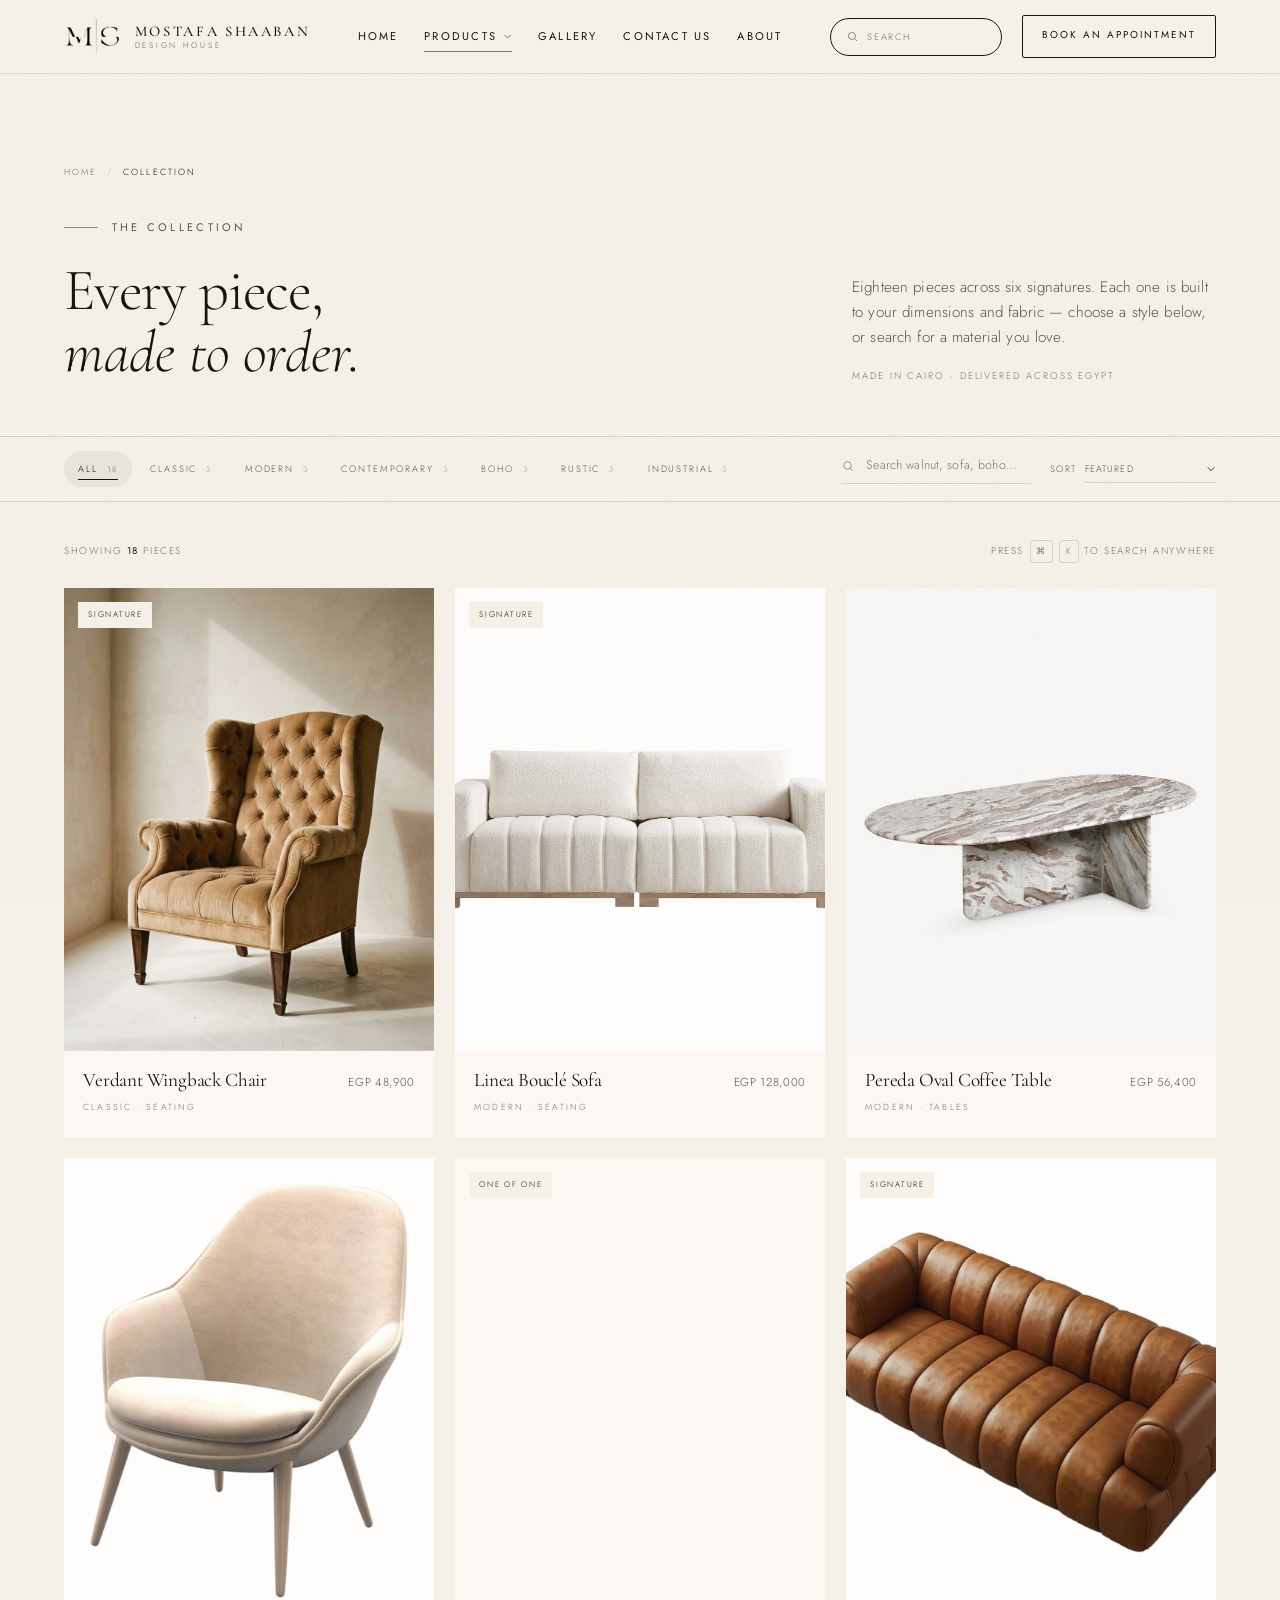
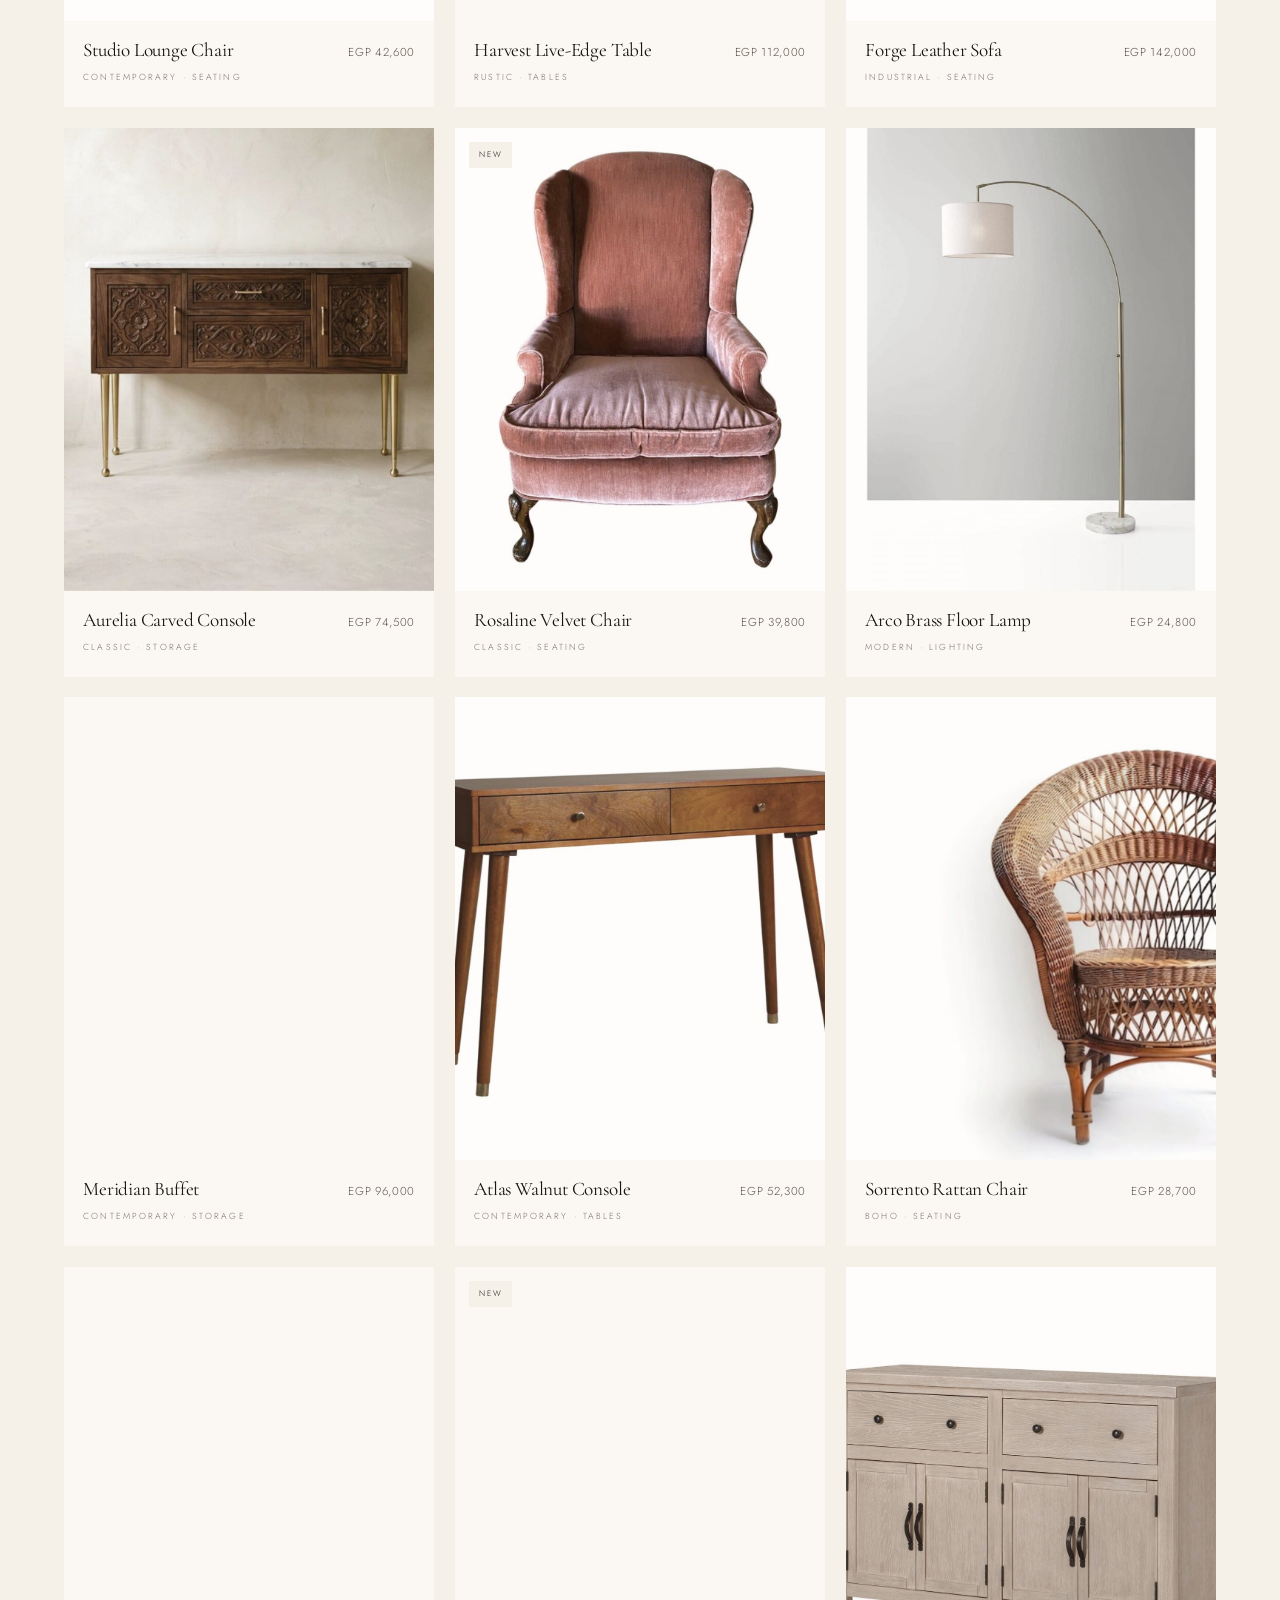
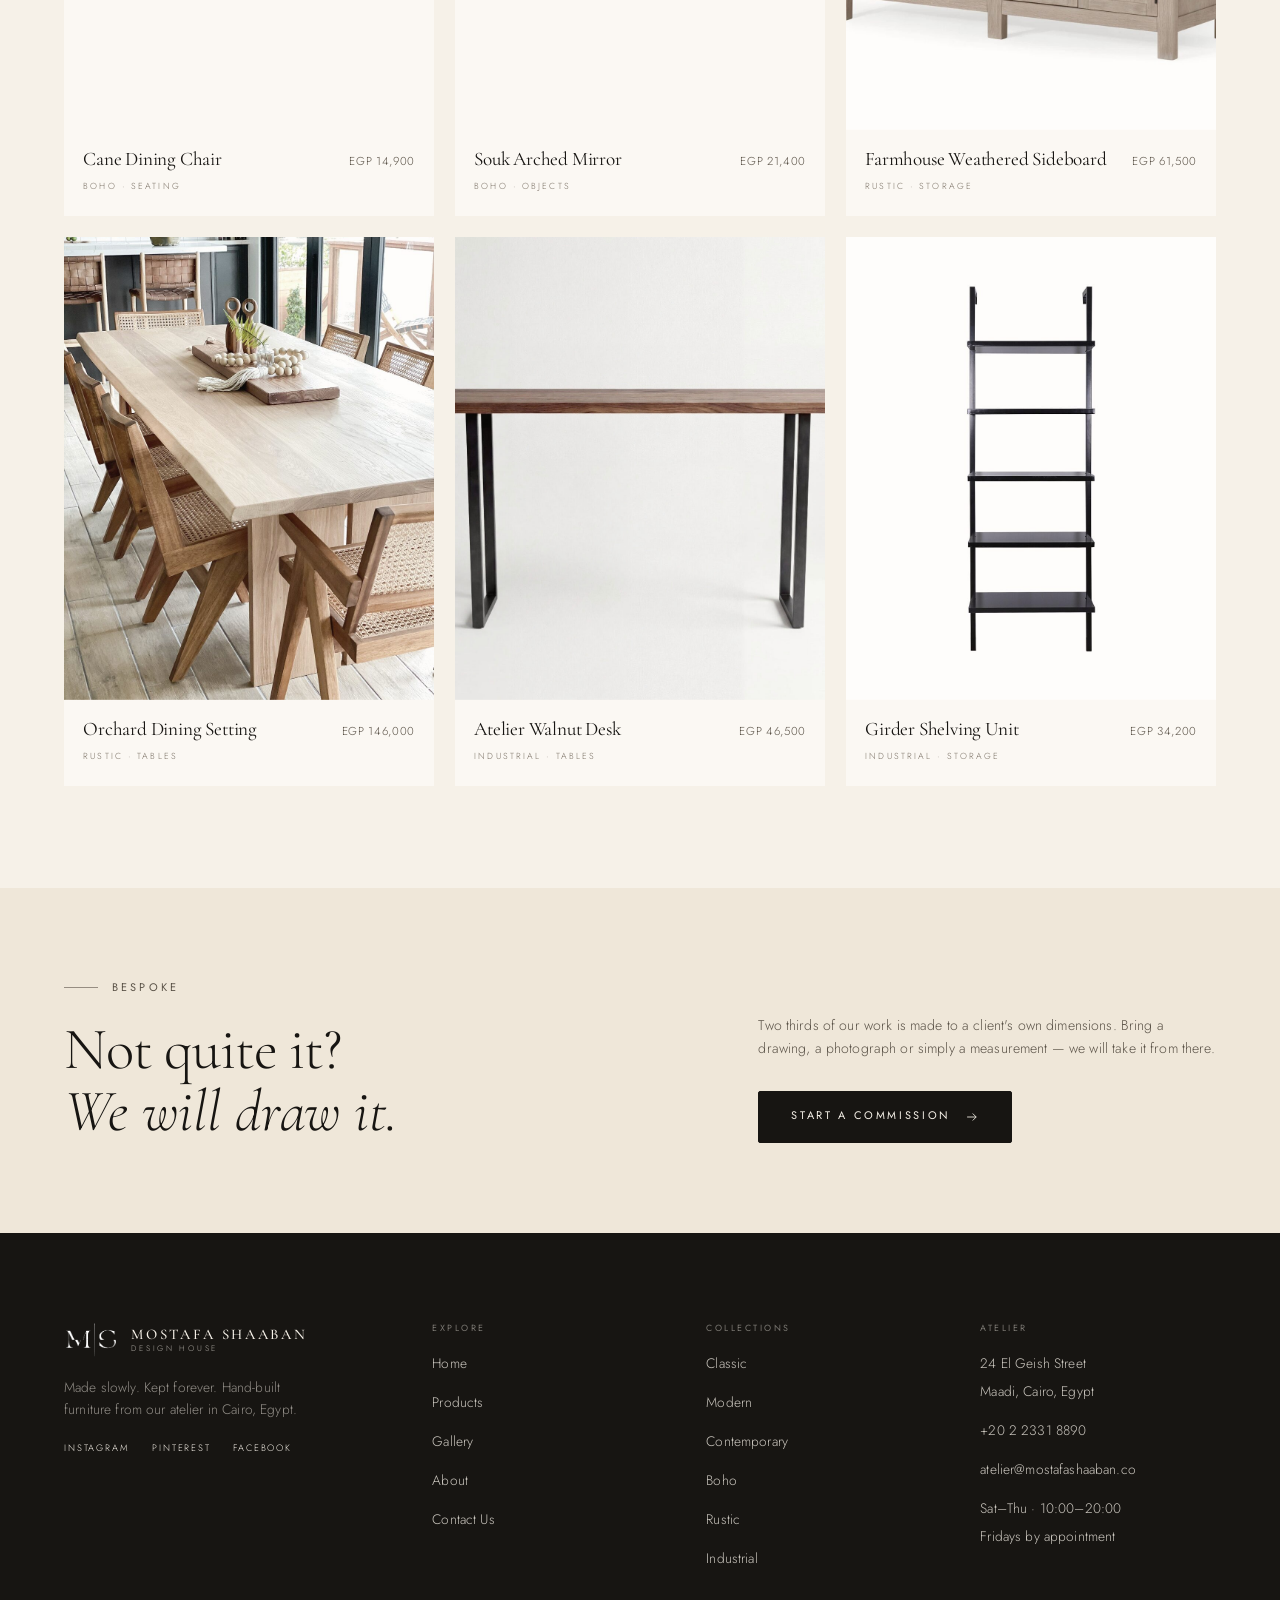
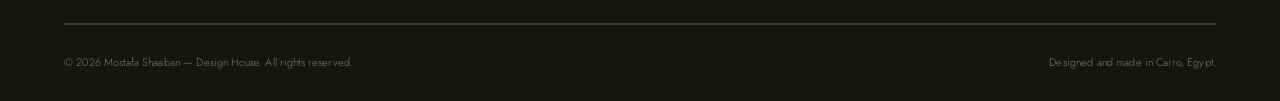
<file: products.html>
<!DOCTYPE html>
<html lang="en">
<head>
<meta charset="utf-8">
<meta name="viewport" content="width=device-width, initial-scale=1">
<title>The Collection — Mostafa Shaaban</title>
<meta name="description" content="Eighteen hand-built pieces across six signatures: classic, modern, contemporary, boho, rustic and industrial. Made to order in Cairo, Egypt.">
<meta property="og:title" content="The Collection — Mostafa Shaaban">
<meta property="og:image" content="assets/img/og-cover.jpg">
<meta name="theme-color" content="#f6f1e8">
<link rel="icon" href="assets/img/favicon.svg" type="image/svg+xml">
<link rel="stylesheet" href="assets/css/fonts.css?v=20261124b">
<link rel="stylesheet" href="assets/css/main.css?v=20261124b">
<noscript><style>
.intro{display:none!important}
.hero__line>span{transform:none}
.hero__foot,.hero__scroll{opacity:1;transform:none}
[data-reveal],[data-reveal-img]{opacity:1!important;transform:none!important;clip-path:none!important}
[data-reveal-img]>img{clip-path:none!important}
.mobile-menu{display:none!important}
</style></noscript>
</head>
<body>

<a class="skip-link" href="#main">Skip to content</a>
<div class="grain" aria-hidden="true"></div>
<div class="scroll-progress" aria-hidden="true"></div>

<header class="site-header is-solid">
  <a class="brand" href="index.html" aria-label="Mostafa Shaaban — home">
    <img class="brand__mark" src="assets/img/logo-mark.png" alt="" width="291" height="181" aria-hidden="true">
    <span class="brand__text">
      <span class="brand__name">MOSTAFA SHAABAN</span>
      <span class="brand__sub">DESIGN HOUSE</span>
    </span>
  </a>

  <nav class="nav" aria-label="Primary">
    <ul>
      <li class="nav__item"><a class="nav__link u-link" href="index.html">Home</a></li>
      <li class="nav__item has-mega">
        <button class="nav__link u-link u-link--active" type="button" aria-expanded="false" aria-controls="mega-products">
          Products
          <svg viewBox="0 0 12 12" fill="none" stroke="currentColor" stroke-width="1.1" aria-hidden="true"><path d="M2 4l4 4 4-4"/></svg>
        </button>
        <div class="mega" id="mega-products">
        <div class="mega__inner">
          <div class="mega__grid">
          <div class="mega__col">
            <a class="mega__head" href="products.html">Chairs</a>
            <ul>
            <li><a class="u-link" href="products.html">VELORA</a></li>
            <li><a class="u-link" href="products.html">CORVEN</a></li>
            <li><a class="u-link" href="products.html">ELORA</a></li>
            <li><a class="u-link" href="products.html">AVENOR</a></li>
            <li><a class="u-link" href="products.html">MAROVA</a></li>
            <li><a class="u-link" href="products.html">ORVANO</a></li>
            <li><a class="u-link" href="products.html">MADERO</a></li>
            <li><a class="u-link" href="products.html">MOREVA</a></li>
            </ul>
          </div>
          <div class="mega__col">
            <a class="mega__head" href="products.html">Sofas</a>
            <ul>
            <li><a class="u-link" href="products.html">BRAM</a></li>
            <li><a class="u-link" href="products.html">REBA</a></li>
            <li><a class="u-link" href="products.html">MERA</a></li>
            <li><a class="u-link" href="products.html">KOVA</a></li>
            <li><a class="u-link" href="products.html">LOIRE</a></li>
            <li><a class="u-link" href="products.html">LENO</a></li>
            <li><a class="u-link" href="products.html">BLOCE</a></li>
            </ul>
          </div>
          <div class="mega__col">
            <a class="mega__head" href="products.html">Coffee tables</a>
            <ul>
            <li><a class="u-link" href="products.html">OCTARO</a></li>
            <li><a class="u-link" href="products.html">OVARO</a></li>
            <li><a class="u-link" href="products.html">MAVRO</a></li>
            <li><a class="u-link" href="products.html">OFFSET</a></li>
            <li><a class="u-link" href="products.html">KURO</a></li>
            <li><a class="u-link" href="products.html">ECLIPSE</a></li>
            <li><a class="u-link" href="products.html">CASCADE</a></li>
            </ul>
          </div>
          <div class="mega__col">
            <a class="mega__head" href="products.html">Dining tables</a>
            <ul>
            <li><a class="u-link" href="products.html">DORIAN</a></li>
            <li><a class="u-link" href="products.html">CORBEL</a></li>
            <li><a class="u-link" href="products.html">ROVE</a></li>
            <li><a class="u-link" href="products.html">DOWEL</a></li>
            <li><a class="u-link" href="products.html">HALDEN</a></li>
            </ul>
          </div>
          <div class="mega__col">
            <a class="mega__head" href="products.html">Consoles</a>
            <ul>
            <li><a class="u-link" href="products.html">VERTUS</a></li>
            <li><a class="u-link" href="products.html">KAEL</a></li>
            <li><a class="u-link" href="products.html">ELBA</a></li>
            <li><a class="u-link" href="products.html">VANE</a></li>
            </ul>
          </div>
          <div class="mega__col">
            <a class="mega__head" href="products.html">Nightstands</a>
            <ul>
            <li><a class="u-link" href="products.html">VESPER</a></li>
            <li><a class="u-link" href="products.html">SOREN</a></li>
            <li><a class="u-link" href="products.html">NOLAN</a></li>
            <li><a class="u-link" href="products.html">TARO</a></li>
            <li><a class="u-link" href="products.html">ORION</a></li>
            <li><a class="u-link" href="products.html">TOVA</a></li>
            <li><a class="u-link" href="products.html">AIDER</a></li>
            <li><a class="u-link" href="products.html">RHEA</a></li>
            </ul>
          </div>
          <div class="mega__col">
            <a class="mega__head" href="products.html">Beds</a>
            <ul>
            <li><a class="u-link" href="products.html">AUREN</a></li>
            <li><a class="u-link" href="products.html">ORVESSA</a></li>
            </ul>
          </div>
          </div>
        </div>
      </div>
      </li>
      <li class="nav__item"><a class="nav__link u-link" href="gallery.html">Gallery</a></li>
      <li class="nav__item"><a class="nav__link u-link" href="contact.html">Contact Us</a></li>
      <li class="nav__item"><a class="nav__link u-link" href="story.html">About</a></li>
    </ul>
  </nav>

  <div class="header__actions">
    <div class="header__search" data-search-pill>
      <svg class="header__search__icon" width="13" height="13" viewBox="0 0 24 24" fill="none" stroke="currentColor" stroke-width="1.2" aria-hidden="true"><circle cx="11" cy="11" r="6.5"/><path d="M16 16l4.5 4.5"/></svg>
      <input class="header__search__input" id="site-search-input" type="search" size="10" placeholder="Search" aria-label="Search pieces, styles and pages" autocomplete="off" role="combobox" aria-expanded="false" aria-controls="site-search-pop">
      <div class="search-pop" id="site-search-pop" data-search-pop hidden></div>
    </div>
    <a class="btn btn--outline btn--sm" href="contact.html"><span>Book an appointment</span></a>
    <button class="burger" type="button" aria-label="Open menu" aria-expanded="false" aria-controls="mobile-menu">
      <span></span><span></span>
    </button>
  </div>
</header>

<div class="mobile-menu" id="mobile-menu">
  <ul class="mobile-menu__list">
    <li class="mobile-menu__item"><a class="mobile-menu__link" href="index.html">Home</a></li>
    <li class="mobile-menu__item">
      <button class="mobile-menu__link" type="button" data-accordion-btn aria-expanded="false">Products
        <svg width="14" height="14" viewBox="0 0 12 12" fill="none" stroke="currentColor" stroke-width="1.1" aria-hidden="true"><path d="M2 4l4 4 4-4"/></svg>
      </button>
      <div class="mobile-menu__sub"><div><ul>

          <li><a href="products.html">All pieces</a></li>
          <li><a href="products.html">Chairs</a></li>
          <li><a href="products.html">Sofas</a></li>
          <li><a href="products.html">Coffee tables</a></li>
          <li><a href="products.html">Dining tables</a></li>
          <li><a href="products.html">Consoles</a></li>
          <li><a href="products.html">Nightstands</a></li>
          <li><a href="products.html">Beds</a></li>
        </ul></div></div>
    </li>
    <li class="mobile-menu__item"><a class="mobile-menu__link" href="gallery.html">Gallery</a></li>
    <li class="mobile-menu__item"><a class="mobile-menu__link" href="contact.html">Contact Us</a></li>
    <li class="mobile-menu__item"><a class="mobile-menu__link" href="story.html">About</a></li>
  </ul>
  <div class="mobile-menu__foot">
    <a class="u-link" href="tel:+20223318890">+20 2 2331 8890</a>
    <a class="u-link" href="mailto:atelier@mostafashaaban.co">atelier@mostafashaaban.co</a>
    <p>24 El Geish Street, Maadi, Cairo<br>Sat–Thu · 10:00–20:00</p>
  </div>
</div>

<main id="main">
  <section class="page-head">
    <div class="container">
      <nav class="breadcrumb" aria-label="Breadcrumb">
        <a href="index.html">Home</a><span>/</span><span style="opacity:1;color:var(--ink)">Collection</span>
      </nav>
      <div class="page-head__grid">
        <div class="page-head__title">
          <p class="eyebrow" data-reveal>The collection</p>
          <h1 class="display" data-reveal style="--delay:.05s">Every piece,<br><em>made to order.</em></h1>
        </div>
        <div class="page-head__aside" data-reveal="right">
          <p>Eighteen pieces across six signatures. Each one is built to your dimensions and fabric — choose a style below, or search for a material you love.</p>
          <p class="km">Made in Cairo · Delivered across Egypt</p>
        </div>
      </div>
    </div>
  </section>

  <section class="catalog">
    <div class="filters">
      <div class="container filters__inner">
        <div class="chips" role="tablist" aria-label="Filter by style">
          <button class="chip is-active" data-style="all" role="tab" aria-selected="true">All <span class="chip__count">18</span></button>
          <button class="chip" data-style="classic" role="tab" aria-selected="false">Classic <span class="chip__count">3</span></button>
          <button class="chip" data-style="modern" role="tab" aria-selected="false">Modern <span class="chip__count">3</span></button>
          <button class="chip" data-style="contemporary" role="tab" aria-selected="false">Contemporary <span class="chip__count">3</span></button>
          <button class="chip" data-style="boho" role="tab" aria-selected="false">Boho <span class="chip__count">3</span></button>
          <button class="chip" data-style="rustic" role="tab" aria-selected="false">Rustic <span class="chip__count">3</span></button>
          <button class="chip" data-style="industrial" role="tab" aria-selected="false">Industrial <span class="chip__count">3</span></button>
        </div>
        <div class="filters__search">
          <svg viewBox="0 0 24 24" fill="none" stroke="currentColor" stroke-width="1.2" aria-hidden="true"><circle cx="11" cy="11" r="6.5"/><path d="M16 16l4.5 4.5"/></svg>
          <input type="search" id="catalog-search" placeholder="Search walnut, sofa, boho…" aria-label="Search the collection" autocomplete="off">
        </div>
        <div class="sort">
          <label for="catalog-sort">Sort</label>
          <select id="catalog-sort">
            <option value="featured">Featured</option>
            <option value="price-asc">Price · low to high</option>
            <option value="price-desc">Price · high to low</option>
            <option value="az">A → Z</option>
            <option value="za">Z → A</option>
          </select>
        </div>
      </div>
    </div>

    <div class="container">
      <div class="catalog__meta">
        <span class="catalog__count" data-count-label>Showing <strong>18</strong> pieces</span>
        <span class="kbd-hint">Press <kbd>⌘</kbd><kbd>K</kbd> to search anywhere</span>
      </div>

      <div class="catalog__grid" id="catalog-grid" aria-live="polite"></div>

      <div class="empty" id="catalog-empty" hidden>
        <span class="eyebrow eyebrow--plain">Nothing here yet</span>
        <h3>We haven't named that one.</h3>
        <p>Try a different material or style — or tell us what you have in mind. Most of what leaves the atelier begins as a conversation.</p>
        <div class="chips" style="justify-content:center">
          <button class="chip" data-reset>Clear filters</button>
        </div>
        <a class="btn btn--outline" href="contact.html"><span>Ask the atelier</span>
          <svg viewBox="0 0 20 20" fill="none" stroke="currentColor" stroke-width="1.2" aria-hidden="true"><path d="M3 10h13M11 5l5 5-5 5"/></svg>
        </a>
      </div>
    </div>
  </section>

  <section class="visit">
    <div class="container visit__grid">
      <div class="visit__title">
        <p class="eyebrow" data-reveal>Bespoke</p>
        <h2 class="display" data-reveal style="--delay:.05s">Not quite it?<br><em>We will draw it.</em></h2>
      </div>
      <div class="visit__form">
        <p>Two thirds of our work is made to a client's own dimensions. Bring a drawing, a photograph or simply a measurement — we will take it from there.</p>
        <div class="link-row" style="margin-top:1rem">
          <a class="btn btn--solid" href="contact.html"><span>Start a commission</span>
            <svg viewBox="0 0 20 20" fill="none" stroke="currentColor" stroke-width="1.2" aria-hidden="true"><path d="M3 10h13M11 5l5 5-5 5"/></svg>
          </a>
        </div>
      </div>
    </div>
  </section>
</main>

<footer class="site-footer">
  <div class="container">
    <div class="footer__top">
      <div class="footer__brand">
        <a class="brand" href="index.html">
          <img class="brand__mark" src="assets/img/logo-mark.png" alt="" width="291" height="181" aria-hidden="true">
          <span class="brand__text">
            <span class="brand__name">MOSTAFA SHAABAN</span>
            <span class="brand__sub">DESIGN HOUSE</span>
          </span>
        </a>
        <p>Made slowly. Kept forever. Hand-built furniture from our atelier in Cairo, Egypt.</p>
        <div class="footer__socials">
          <a class="u-link" href="#" aria-label="Instagram">Instagram</a>
          <a class="u-link" href="#" aria-label="Pinterest">Pinterest</a>
          <a class="u-link" href="#" aria-label="Facebook">Facebook</a>
        </div>
      </div>
      <div class="footer__col">
        <h4>Explore</h4>
        <ul>
          <li><a class="u-link" href="index.html">Home</a></li>
          <li><a class="u-link" href="products.html">Products</a></li>
          <li><a class="u-link" href="gallery.html">Gallery</a></li>
          <li><a class="u-link" href="story.html">About</a></li>
          <li><a class="u-link" href="contact.html">Contact Us</a></li>
        </ul>
      </div>
      <div class="footer__col">
        <h4>Collections</h4>
        <ul>
          <li><a class="u-link" href="products.html?style=classic">Classic</a></li>
          <li><a class="u-link" href="products.html?style=modern">Modern</a></li>
          <li><a class="u-link" href="products.html?style=contemporary">Contemporary</a></li>
          <li><a class="u-link" href="products.html?style=boho">Boho</a></li>
          <li><a class="u-link" href="products.html?style=rustic">Rustic</a></li>
          <li><a class="u-link" href="products.html?style=industrial">Industrial</a></li>
        </ul>
      </div>
      <div class="footer__col footer__col--contact">
        <h4>Atelier</h4>
        <ul>
          <li><span>24 El Geish Street<br>Maadi, Cairo, Egypt</span></li>
          <li><a class="u-link" href="tel:+20223318890">+20 2 2331 8890</a></li>
          <li><a class="u-link" href="mailto:atelier@mostafashaaban.co">atelier@mostafashaaban.co</a></li>
          <li><span>Sat–Thu · 10:00–20:00<br>Fridays by appointment</span></li>
        </ul>
      </div>
    </div>
    <div class="footer__bottom">
      <span>© <span data-year>2026</span> Mostafa Shaaban — Design House. All rights reserved.</span>
      <span>Designed and made in Cairo, Egypt.</span>
    </div>
  </div>
</footer>

<div class="modal" id="quick-view" hidden></div>

<script src="assets/js/data.js?v=20261124b"></script>
<script src="assets/js/main.js?v=20261124b"></script>
<script src="assets/js/catalog.js?v=20261124b"></script>
</body>
</html>
</file>
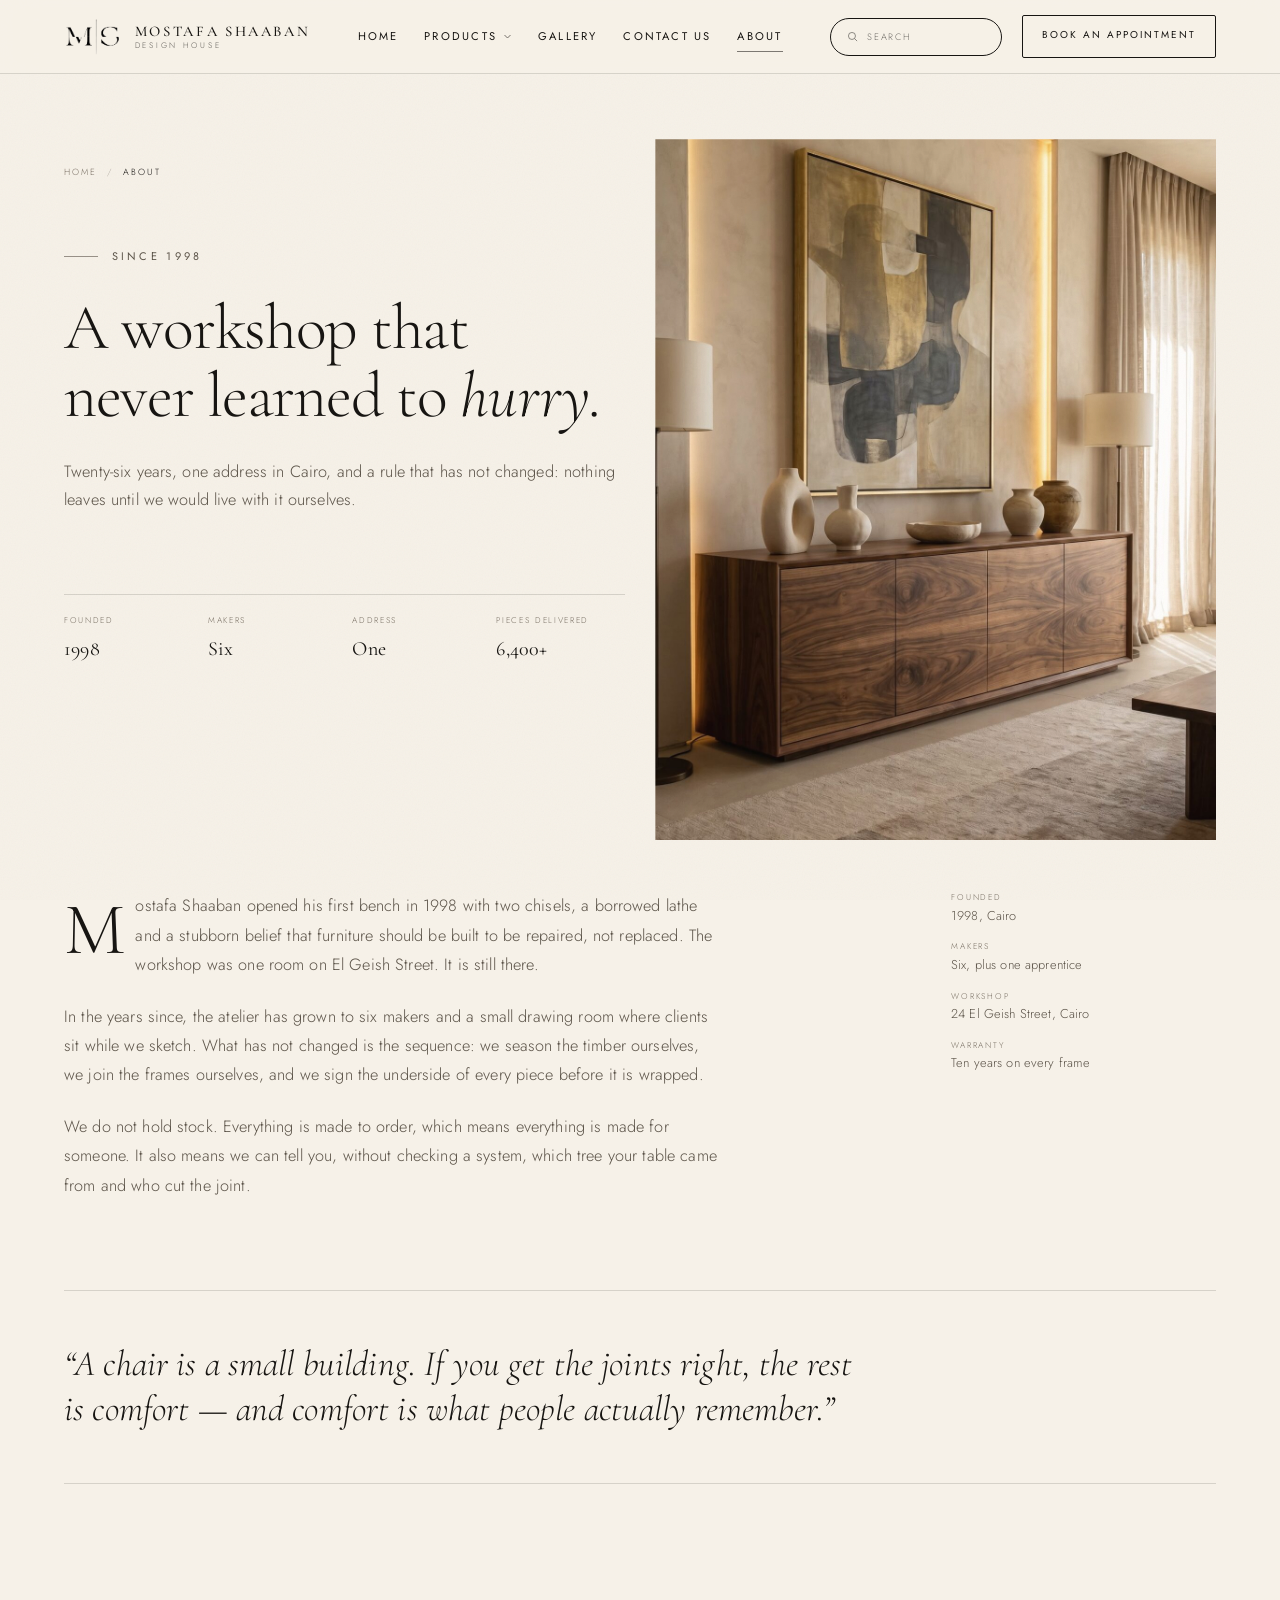
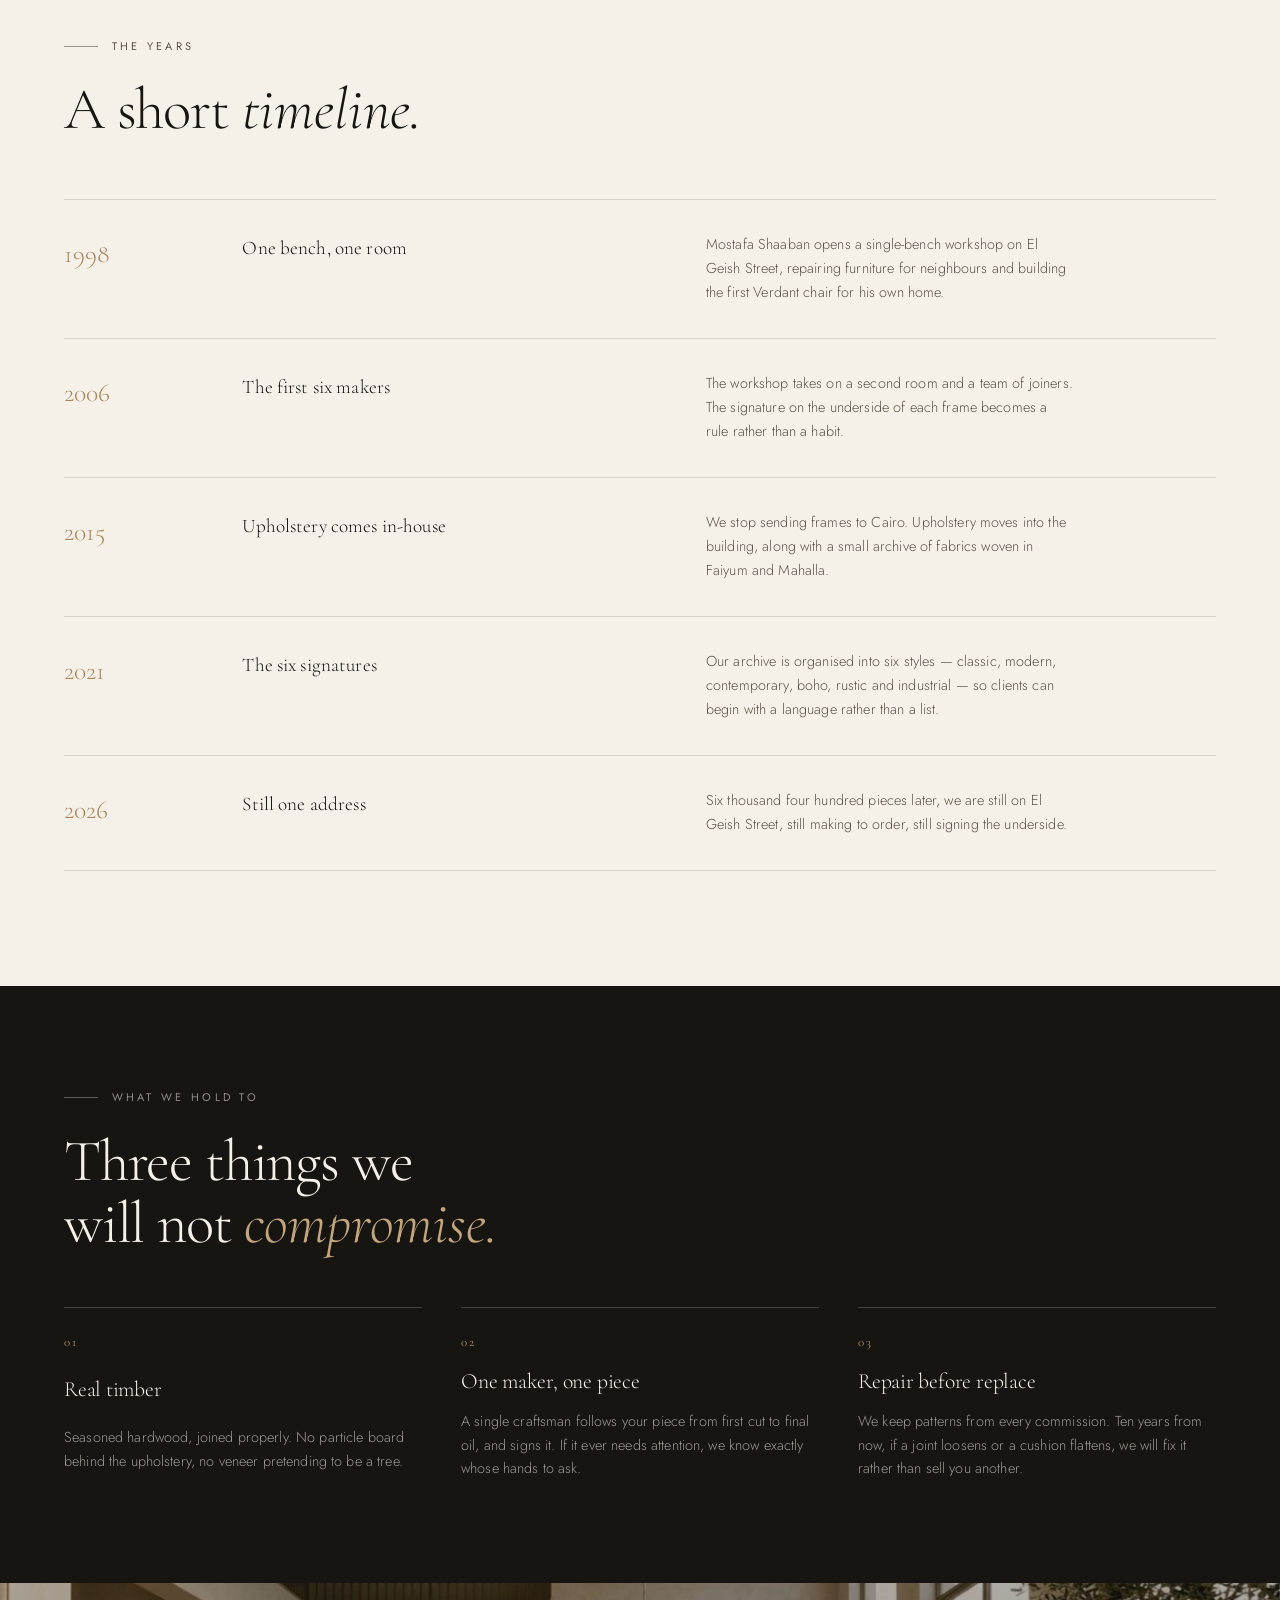
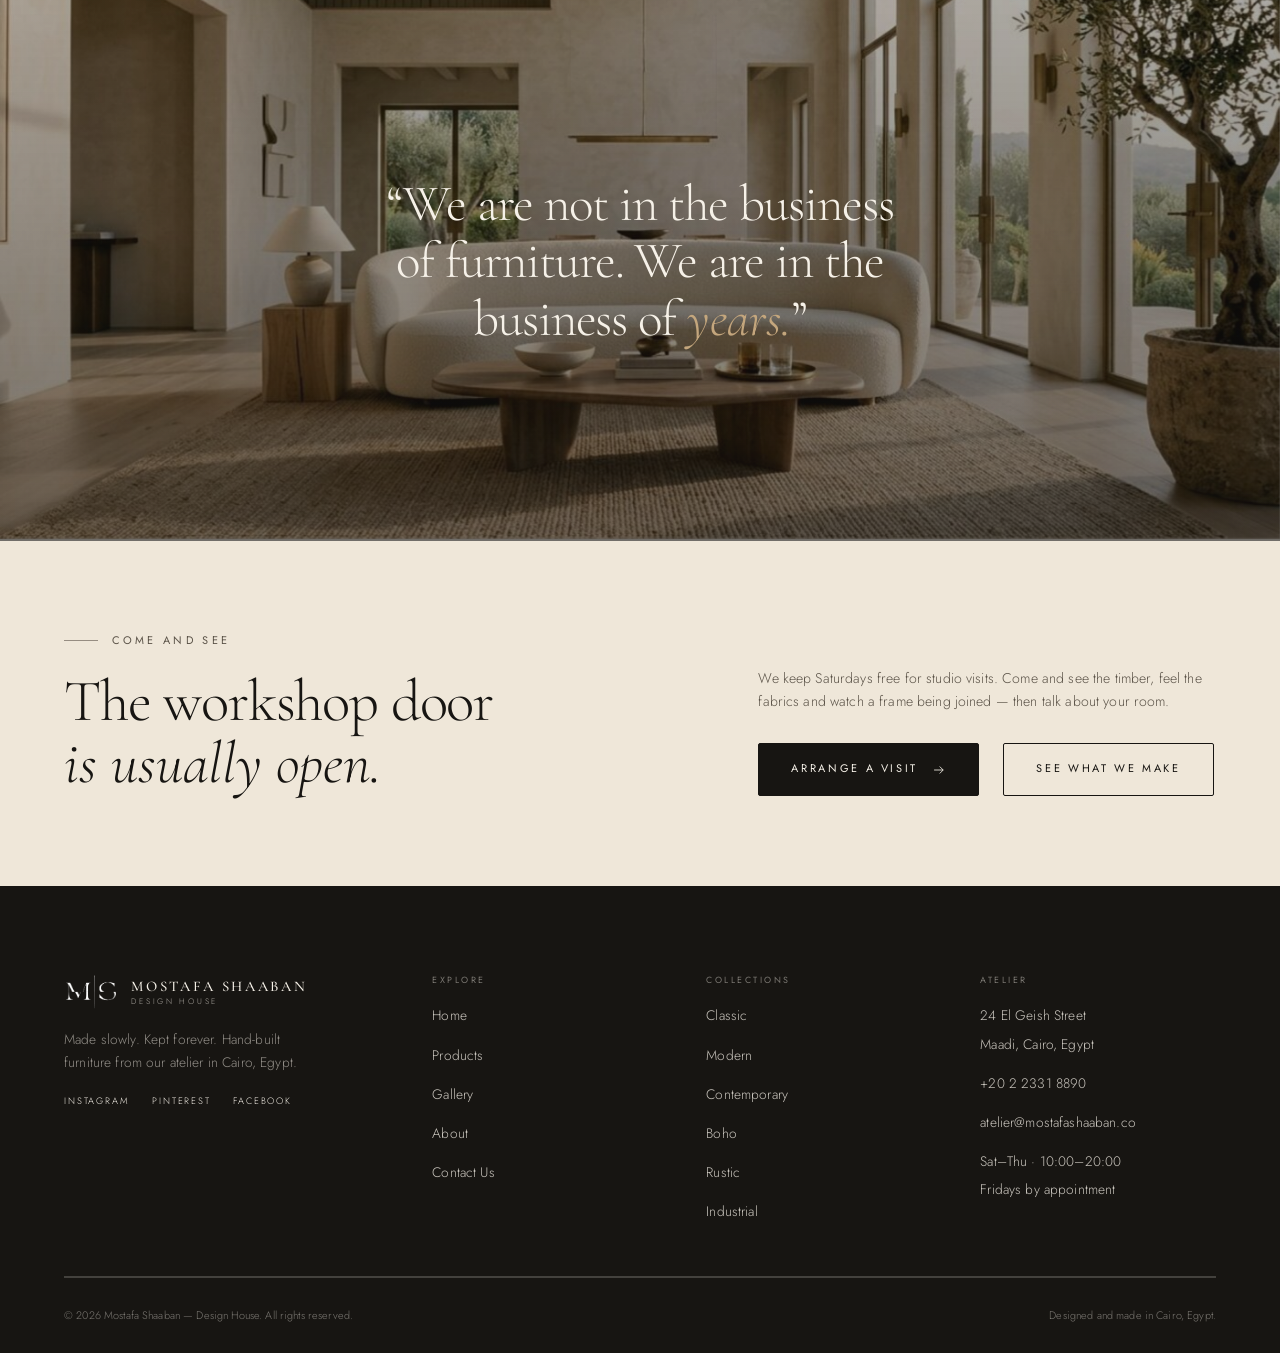
<file: story.html>
<!DOCTYPE html>
<html lang="en">
<head>
<meta charset="utf-8">
<meta name="viewport" content="width=device-width, initial-scale=1">
<title>About — Since 1998 · Mostafa Shaaban</title>
<meta name="description" content="Twenty-six years, one workshop in Cairo, and a rule that has not changed: nothing leaves until we would live with it ourselves.">
<meta property="og:title" content="About — Mostafa Shaaban">
<meta property="og:image" content="assets/img/og-cover.jpg">
<meta name="theme-color" content="#f6f1e8">
<link rel="icon" href="assets/img/favicon.svg" type="image/svg+xml">
<link rel="stylesheet" href="assets/css/fonts.css?v=20261124b">
<link rel="stylesheet" href="assets/css/main.css?v=20261124b">
<noscript><style>
.intro{display:none!important}
.hero__line>span{transform:none}
.hero__foot,.hero__scroll{opacity:1;transform:none}
[data-reveal],[data-reveal-img]{opacity:1!important;transform:none!important;clip-path:none!important}
[data-reveal-img]>img{clip-path:none!important}
.mobile-menu{display:none!important}
</style></noscript>
</head>
<body>

<a class="skip-link" href="#main">Skip to content</a>
<div class="grain" aria-hidden="true"></div>
<div class="scroll-progress" aria-hidden="true"></div>

<header class="site-header is-solid">
  <a class="brand" href="index.html" aria-label="Mostafa Shaaban — home">
    <img class="brand__mark" src="assets/img/logo-mark.png" alt="" width="291" height="181" aria-hidden="true">
    <span class="brand__text">
      <span class="brand__name">MOSTAFA SHAABAN</span>
      <span class="brand__sub">DESIGN HOUSE</span>
    </span>
  </a>

  <nav class="nav" aria-label="Primary">
    <ul>
      <li class="nav__item"><a class="nav__link u-link" href="index.html">Home</a></li>
      <li class="nav__item has-mega">
        <button class="nav__link u-link" type="button" aria-expanded="false" aria-controls="mega-products">
          Products
          <svg viewBox="0 0 12 12" fill="none" stroke="currentColor" stroke-width="1.1" aria-hidden="true"><path d="M2 4l4 4 4-4"/></svg>
        </button>
        <div class="mega" id="mega-products">
        <div class="mega__inner">
          <div class="mega__grid">
          <div class="mega__col">
            <a class="mega__head" href="products.html">Chairs</a>
            <ul>
            <li><a class="u-link" href="products.html">VELORA</a></li>
            <li><a class="u-link" href="products.html">CORVEN</a></li>
            <li><a class="u-link" href="products.html">ELORA</a></li>
            <li><a class="u-link" href="products.html">AVENOR</a></li>
            <li><a class="u-link" href="products.html">MAROVA</a></li>
            <li><a class="u-link" href="products.html">ORVANO</a></li>
            <li><a class="u-link" href="products.html">MADERO</a></li>
            <li><a class="u-link" href="products.html">MOREVA</a></li>
            </ul>
          </div>
          <div class="mega__col">
            <a class="mega__head" href="products.html">Sofas</a>
            <ul>
            <li><a class="u-link" href="products.html">BRAM</a></li>
            <li><a class="u-link" href="products.html">REBA</a></li>
            <li><a class="u-link" href="products.html">MERA</a></li>
            <li><a class="u-link" href="products.html">KOVA</a></li>
            <li><a class="u-link" href="products.html">LOIRE</a></li>
            <li><a class="u-link" href="products.html">LENO</a></li>
            <li><a class="u-link" href="products.html">BLOCE</a></li>
            </ul>
          </div>
          <div class="mega__col">
            <a class="mega__head" href="products.html">Coffee tables</a>
            <ul>
            <li><a class="u-link" href="products.html">OCTARO</a></li>
            <li><a class="u-link" href="products.html">OVARO</a></li>
            <li><a class="u-link" href="products.html">MAVRO</a></li>
            <li><a class="u-link" href="products.html">OFFSET</a></li>
            <li><a class="u-link" href="products.html">KURO</a></li>
            <li><a class="u-link" href="products.html">ECLIPSE</a></li>
            <li><a class="u-link" href="products.html">CASCADE</a></li>
            </ul>
          </div>
          <div class="mega__col">
            <a class="mega__head" href="products.html">Dining tables</a>
            <ul>
            <li><a class="u-link" href="products.html">DORIAN</a></li>
            <li><a class="u-link" href="products.html">CORBEL</a></li>
            <li><a class="u-link" href="products.html">ROVE</a></li>
            <li><a class="u-link" href="products.html">DOWEL</a></li>
            <li><a class="u-link" href="products.html">HALDEN</a></li>
            </ul>
          </div>
          <div class="mega__col">
            <a class="mega__head" href="products.html">Consoles</a>
            <ul>
            <li><a class="u-link" href="products.html">VERTUS</a></li>
            <li><a class="u-link" href="products.html">KAEL</a></li>
            <li><a class="u-link" href="products.html">ELBA</a></li>
            <li><a class="u-link" href="products.html">VANE</a></li>
            </ul>
          </div>
          <div class="mega__col">
            <a class="mega__head" href="products.html">Nightstands</a>
            <ul>
            <li><a class="u-link" href="products.html">VESPER</a></li>
            <li><a class="u-link" href="products.html">SOREN</a></li>
            <li><a class="u-link" href="products.html">NOLAN</a></li>
            <li><a class="u-link" href="products.html">TARO</a></li>
            <li><a class="u-link" href="products.html">ORION</a></li>
            <li><a class="u-link" href="products.html">TOVA</a></li>
            <li><a class="u-link" href="products.html">AIDER</a></li>
            <li><a class="u-link" href="products.html">RHEA</a></li>
            </ul>
          </div>
          <div class="mega__col">
            <a class="mega__head" href="products.html">Beds</a>
            <ul>
            <li><a class="u-link" href="products.html">AUREN</a></li>
            <li><a class="u-link" href="products.html">ORVESSA</a></li>
            </ul>
          </div>
          </div>
        </div>
      </div>
      </li>
      <li class="nav__item"><a class="nav__link u-link" href="gallery.html">Gallery</a></li>
      <li class="nav__item"><a class="nav__link u-link" href="contact.html">Contact Us</a></li>
      <li class="nav__item"><a class="nav__link u-link u-link--active" href="story.html">About</a></li>
    </ul>
  </nav>

  <div class="header__actions">
    <div class="header__search" data-search-pill>
      <svg class="header__search__icon" width="13" height="13" viewBox="0 0 24 24" fill="none" stroke="currentColor" stroke-width="1.2" aria-hidden="true"><circle cx="11" cy="11" r="6.5"/><path d="M16 16l4.5 4.5"/></svg>
      <input class="header__search__input" id="site-search-input" type="search" size="10" placeholder="Search" aria-label="Search pieces, styles and pages" autocomplete="off" role="combobox" aria-expanded="false" aria-controls="site-search-pop">
      <div class="search-pop" id="site-search-pop" data-search-pop hidden></div>
    </div>
    <a class="btn btn--outline btn--sm" href="contact.html"><span>Book an appointment</span></a>
    <button class="burger" type="button" aria-label="Open menu" aria-expanded="false" aria-controls="mobile-menu">
      <span></span><span></span>
    </button>
  </div>
</header>

<div class="mobile-menu" id="mobile-menu">
  <ul class="mobile-menu__list">
    <li class="mobile-menu__item"><a class="mobile-menu__link" href="index.html">Home</a></li>
    <li class="mobile-menu__item">
      <button class="mobile-menu__link" type="button" data-accordion-btn aria-expanded="false">Products
        <svg width="14" height="14" viewBox="0 0 12 12" fill="none" stroke="currentColor" stroke-width="1.1" aria-hidden="true"><path d="M2 4l4 4 4-4"/></svg>
      </button>
      <div class="mobile-menu__sub"><div><ul>

          <li><a href="products.html">All pieces</a></li>
          <li><a href="products.html">Chairs</a></li>
          <li><a href="products.html">Sofas</a></li>
          <li><a href="products.html">Coffee tables</a></li>
          <li><a href="products.html">Dining tables</a></li>
          <li><a href="products.html">Consoles</a></li>
          <li><a href="products.html">Nightstands</a></li>
          <li><a href="products.html">Beds</a></li>
        </ul></div></div>
    </li>
    <li class="mobile-menu__item"><a class="mobile-menu__link" href="gallery.html">Gallery</a></li>
    <li class="mobile-menu__item"><a class="mobile-menu__link" href="contact.html">Contact Us</a></li>
    <li class="mobile-menu__item"><a class="mobile-menu__link" href="story.html">About</a></li>
  </ul>
  <div class="mobile-menu__foot">
    <a class="u-link" href="tel:+20223318890">+20 2 2331 8890</a>
    <a class="u-link" href="mailto:atelier@mostafashaaban.co">atelier@mostafashaaban.co</a>
    <p>24 El Geish Street, Maadi, Cairo<br>Sat–Thu · 10:00–20:00</p>
  </div>
</div>

<main id="main">
  <section class="container">
    <div class="story-hero">
      <div class="story-hero__text">
        <nav class="breadcrumb" aria-label="Breadcrumb">
          <a href="index.html">Home</a><span>/</span><span style="opacity:1;color:var(--ink)">About</span>
        </nav>
        <p class="eyebrow" data-reveal>Since 1998</p>
        <h1 class="display" data-reveal style="--delay:.05s">A workshop that never learned to <em>hurry.</em></h1>
        <p class="lede" data-reveal style="--delay:.1s">Twenty-six years, one address in Cairo, and a rule that has not changed: nothing leaves until we would live with it ourselves.</p>
        <div class="story-hero__foot" data-reveal style="--delay:.16s">
          <div><span class="km">Founded</span><strong>1998</strong></div>
          <div><span class="km">Makers</span><strong>Six</strong></div>
          <div><span class="km">Address</span><strong>One</strong></div>
          <div><span class="km">Pieces delivered</span><strong>6,400+</strong></div>
        </div>
      </div>
      <div class="story-hero__media" data-reveal-img>
        <img src="assets/img/editorial/legacy.jpg" alt="A walnut sideboard and warm wood panelling in a Mostafa Shaaban interior" width="1200" height="1500">
      </div>
    </div>
  </section>

  <section class="container story-intro-grid" style="padding-bottom:clamp(2rem,4vw,4rem)">
    <div class="story-body__main" style="grid-column:1 / span 7">
      <p>Mostafa Shaaban opened his first bench in 1998 with two chisels, a borrowed lathe and a stubborn belief that furniture should be built to be repaired, not replaced. The workshop was one room on El Geish Street. It is still there.</p>
      <p>In the years since, the atelier has grown to six makers and a small drawing room where clients sit while we sketch. What has not changed is the sequence: we season the timber ourselves, we join the frames ourselves, and we sign the underside of every piece before it is wrapped.</p>
      <p>We do not hold stock. Everything is made to order, which means everything is made for someone. It also means we can tell you, without checking a system, which tree your table came from and who cut the joint.</p>
    </div>
    <aside class="story-side">
      <dl>
        <div><dt>Founded</dt><dd>1998, Cairo</dd></div>
        <div><dt>Makers</dt><dd>Six, plus one apprentice</dd></div>
        <div><dt>Workshop</dt><dd>24 El Geish Street, Cairo</dd></div>
        <div><dt>Warranty</dt><dd>Ten years on every frame</dd></div>
      </dl>
    </aside>
  </section>

  <section class="container">
    <blockquote class="pullquote" data-reveal>“A chair is a small building. If you get the joints right, the rest is comfort — and comfort is what people actually remember.”</blockquote>
  </section>

  <section class="section">
    <div class="container">
      <div class="section-head">
        <div class="section-head__title">
          <p class="eyebrow" data-reveal>The years</p>
          <h2 class="display" data-reveal style="--delay:.05s">A short <em>timeline.</em></h2>
        </div>
      </div>
      <div class="timeline">
        <div class="timeline__row" data-reveal>
          <div class="timeline__year">1998</div>
          <div class="timeline__title">One bench, one room</div>
          <p class="timeline__text">Mostafa Shaaban opens a single-bench workshop on El Geish Street, repairing furniture for neighbours and building the first Verdant chair for his own home.</p>
        </div>
        <div class="timeline__row" data-reveal>
          <div class="timeline__year">2006</div>
          <div class="timeline__title">The first six makers</div>
          <p class="timeline__text">The workshop takes on a second room and a team of joiners. The signature on the underside of each frame becomes a rule rather than a habit.</p>
        </div>
        <div class="timeline__row" data-reveal>
          <div class="timeline__year">2015</div>
          <div class="timeline__title">Upholstery comes in-house</div>
          <p class="timeline__text">We stop sending frames to Cairo. Upholstery moves into the building, along with a small archive of fabrics woven in Faiyum and Mahalla.</p>
        </div>
        <div class="timeline__row" data-reveal>
          <div class="timeline__year">2021</div>
          <div class="timeline__title">The six signatures</div>
          <p class="timeline__text">Our archive is organised into six styles — classic, modern, contemporary, boho, rustic and industrial — so clients can begin with a language rather than a list.</p>
        </div>
        <div class="timeline__row" data-reveal>
          <div class="timeline__year">2026</div>
          <div class="timeline__title">Still one address</div>
          <p class="timeline__text">Six thousand four hundred pieces later, we are still on El Geish Street, still making to order, still signing the underside.</p>
        </div>
      </div>
    </div>
  </section>

  <section class="manifesto-band">
    <div class="container">
      <div class="section-head" style="margin-bottom:0">
        <div class="section-head__title">
          <p class="eyebrow" data-reveal style="color:rgba(246,241,232,.55)">What we hold to</p>
          <h2 class="display" data-reveal style="--delay:.05s">Three things we will not <em>compromise.</em></h2>
        </div>
      </div>
      <div class="values" style="margin-top:clamp(2rem,4vw,4rem)">
        <div class="value" data-reveal>
          <span class="value__num">01</span>
          <h3>Real timber</h3>
          <p>Seasoned hardwood, joined properly. No particle board behind the upholstery, no veneer pretending to be a tree.</p>
        </div>
        <div class="value" data-reveal style="--delay:.08s">
          <span class="value__num">02</span>
          <h3>One maker, one piece</h3>
          <p>A single craftsman follows your piece from first cut to final oil, and signs it. If it ever needs attention, we know exactly whose hands to ask.</p>
        </div>
        <div class="value" data-reveal style="--delay:.16s">
          <span class="value__num">03</span>
          <h3>Repair before replace</h3>
          <p>We keep patterns from every commission. Ten years from now, if a joint loosens or a cushion flattens, we will fix it rather than sell you another.</p>
        </div>
      </div>
    </div>
  </section>

  <section class="editorial" style="min-height:clamp(420px,62vh,620px)">
    <div class="editorial__media">
      <img src="assets/img/editorial/craft-detail.jpg" alt="Detail of the living room at the Mostafa Shaaban atelier" data-parallax="0.1" loading="lazy">
    </div>
    <div class="container center">
      <blockquote class="editorial__quote" data-reveal>“We are not in the business of furniture. We are in the business of <em>years.</em>”</blockquote>
    </div>
  </section>

  <section class="visit">
    <div class="container visit__grid">
      <div class="visit__title">
        <p class="eyebrow" data-reveal>Come and see</p>
        <h2 class="display" data-reveal style="--delay:.05s">The workshop door<br><em>is usually open.</em></h2>
      </div>
      <div class="visit__form">
        <p>We keep Saturdays free for studio visits. Come and see the timber, feel the fabrics and watch a frame being joined — then talk about your room.</p>
        <div class="link-row" style="margin-top:1rem">
          <a class="btn btn--solid" href="contact.html"><span>Arrange a visit</span>
            <svg viewBox="0 0 20 20" fill="none" stroke="currentColor" stroke-width="1.2" aria-hidden="true"><path d="M3 10h13M11 5l5 5-5 5"/></svg>
          </a>
          <a class="btn btn--outline" href="products.html"><span>See what we make</span></a>
        </div>
      </div>
    </div>
  </section>
</main>

<footer class="site-footer">
  <div class="container">
    <div class="footer__top">
      <div class="footer__brand">
        <a class="brand" href="index.html">
          <img class="brand__mark" src="assets/img/logo-mark.png" alt="" width="291" height="181" aria-hidden="true">
          <span class="brand__text">
            <span class="brand__name">MOSTAFA SHAABAN</span>
            <span class="brand__sub">DESIGN HOUSE</span>
          </span>
        </a>
        <p>Made slowly. Kept forever. Hand-built furniture from our atelier in Cairo, Egypt.</p>
        <div class="footer__socials">
          <a class="u-link" href="#" aria-label="Instagram">Instagram</a>
          <a class="u-link" href="#" aria-label="Pinterest">Pinterest</a>
          <a class="u-link" href="#" aria-label="Facebook">Facebook</a>
        </div>
      </div>
      <div class="footer__col">
        <h4>Explore</h4>
        <ul>
          <li><a class="u-link" href="index.html">Home</a></li>
          <li><a class="u-link" href="products.html">Products</a></li>
          <li><a class="u-link" href="gallery.html">Gallery</a></li>
          <li><a class="u-link" href="story.html">About</a></li>
          <li><a class="u-link" href="contact.html">Contact Us</a></li>
        </ul>
      </div>
      <div class="footer__col">
        <h4>Collections</h4>
        <ul>
          <li><a class="u-link" href="products.html?style=classic">Classic</a></li>
          <li><a class="u-link" href="products.html?style=modern">Modern</a></li>
          <li><a class="u-link" href="products.html?style=contemporary">Contemporary</a></li>
          <li><a class="u-link" href="products.html?style=boho">Boho</a></li>
          <li><a class="u-link" href="products.html?style=rustic">Rustic</a></li>
          <li><a class="u-link" href="products.html?style=industrial">Industrial</a></li>
        </ul>
      </div>
      <div class="footer__col footer__col--contact">
        <h4>Atelier</h4>
        <ul>
          <li><span>24 El Geish Street<br>Maadi, Cairo, Egypt</span></li>
          <li><a class="u-link" href="tel:+20223318890">+20 2 2331 8890</a></li>
          <li><a class="u-link" href="mailto:atelier@mostafashaaban.co">atelier@mostafashaaban.co</a></li>
          <li><span>Sat–Thu · 10:00–20:00<br>Fridays by appointment</span></li>
        </ul>
      </div>
    </div>
    <div class="footer__bottom">
      <span>© <span data-year>2026</span> Mostafa Shaaban — Design House. All rights reserved.</span>
      <span>Designed and made in Cairo, Egypt.</span>
    </div>
  </div>
</footer>

<script src="assets/js/data.js?v=20261124b"></script>
<script src="assets/js/main.js?v=20261124b"></script>
</body>
</html>
</file>
<file: assets/css/fonts.css>
/* Self-hosted typefaces (latin subset, woff2) */
@font-face {
  font-family: "Cormorant Garamond";
  font-style: normal;
  font-weight: 300;
  font-display: swap;
  src: url("../fonts/cormorant-garamond-latin-300-normal.woff2") format("woff2");
}
@font-face {
  font-family: "Cormorant Garamond";
  font-style: italic;
  font-weight: 300;
  font-display: swap;
  src: url("../fonts/cormorant-garamond-latin-300-italic.woff2") format("woff2");
}
@font-face {
  font-family: "Cormorant Garamond";
  font-style: normal;
  font-weight: 400;
  font-display: swap;
  src: url("../fonts/cormorant-garamond-latin-400-normal.woff2") format("woff2");
}
@font-face {
  font-family: "Cormorant Garamond";
  font-style: italic;
  font-weight: 400;
  font-display: swap;
  src: url("../fonts/cormorant-garamond-latin-400-italic.woff2") format("woff2");
}
@font-face {
  font-family: "Cormorant Garamond";
  font-style: normal;
  font-weight: 500;
  font-display: swap;
  src: url("../fonts/cormorant-garamond-latin-500-normal.woff2") format("woff2");
}
@font-face {
  font-family: "Cormorant Garamond";
  font-style: italic;
  font-weight: 500;
  font-display: swap;
  src: url("../fonts/cormorant-garamond-latin-500-italic.woff2") format("woff2");
}
@font-face {
  font-family: "Jost";
  font-style: normal;
  font-weight: 200;
  font-display: swap;
  src: url("../fonts/jost-latin-200-normal.woff2") format("woff2");
}
@font-face {
  font-family: "Jost";
  font-style: normal;
  font-weight: 300;
  font-display: swap;
  src: url("../fonts/jost-latin-300-normal.woff2") format("woff2");
}
@font-face {
  font-family: "Jost";
  font-style: italic;
  font-weight: 300;
  font-display: swap;
  src: url("../fonts/jost-latin-300-italic.woff2") format("woff2");
}
@font-face {
  font-family: "Jost";
  font-style: normal;
  font-weight: 400;
  font-display: swap;
  src: url("../fonts/jost-latin-400-normal.woff2") format("woff2");
}
@font-face {
  font-family: "Jost";
  font-style: normal;
  font-weight: 500;
  font-display: swap;
  src: url("../fonts/jost-latin-500-normal.woff2") format("woff2");
}
</file>
<file: assets/css/main.css>
/* ==========================================================================
   MOSTAFA SHAABAN — Furniture Atelier
   Design system & site styles
   ========================================================================== */

/* ---------- 01. Tokens ---------- */
:root {
  --ink: #171512;
  --ink-2: #211e1a;
  --ink-soft: #5b5348;
  --ink-mute: #8a8175;
  --paper: #f6f1e8;
  --paper-2: #efe7d9;
  --paper-3: #e5dac7;
  --card: #fbf8f3;
  --white: #fdfbf7;
  --brass: #a9855b;
  --brass-2: #c4a67d;
  --line: rgba(23, 21, 18, 0.14);
  --line-strong: rgba(23, 21, 18, 0.28);
  --line-light: rgba(246, 241, 232, 0.2);

  --font-display: "Cormorant Garamond", "Times New Roman", serif;
  --font-sans: "Jost", "Helvetica Neue", Arial, sans-serif;

  --fs-hero: clamp(3rem, 7.6vw, 7.6rem);
  --fs-display: clamp(2.4rem, 4.6vw, 4.4rem);
  --fs-h1: clamp(2.2rem, 4vw, 3.6rem);
  --fs-h2: clamp(1.9rem, 3.1vw, 2.9rem);
  --fs-h3: clamp(1.3rem, 1.7vw, 1.65rem);
  --fs-body: clamp(0.95rem, 0.55vw + 0.82rem, 1.075rem);
  --fs-small: 0.8125rem;
  --fs-label: 0.6875rem;

  --gutter: clamp(1.25rem, 5vw, 5rem);
  --maxw: 1560px;
  --radius: 2px;

  --ease: cubic-bezier(0.22, 1, 0.36, 1);
  --ease-io: cubic-bezier(0.65, 0, 0.35, 1);
  --shadow-soft: 0 30px 80px -40px rgba(23, 21, 18, 0.55);

  --header-h: 88px;
}

/* ---------- 02. Reset ---------- */
*,
*::before,
*::after { box-sizing: border-box; }

* { margin: 0; }

html {
  -webkit-text-size-adjust: 100%;
  scroll-behavior: smooth;
}

body {
  background: var(--paper);
  color: var(--ink);
  font-family: var(--font-sans);
  font-size: var(--fs-body);
  font-weight: 300;
  line-height: 1.65;
  letter-spacing: 0.008em;
  -webkit-font-smoothing: antialiased;
  -moz-osx-font-smoothing: grayscale;
  overflow-x: hidden;
}

body.is-locked { overflow: hidden; }

img, svg, video { display: block; max-width: 100%; }
img { height: auto; }

button, input, select, textarea {
  font: inherit;
  color: inherit;
  letter-spacing: inherit;
}
button { background: none; border: 0; cursor: pointer; }

a { color: inherit; text-decoration: none; }

ul, ol { list-style: none; padding: 0; }

::selection { background: var(--ink); color: var(--paper); }

:focus-visible {
  outline: 1px solid var(--brass);
  outline-offset: 4px;
}

.skip-link {
  position: fixed;
  top: 10px;
  left: 10px;
  z-index: 400;
  padding: 12px 20px;
  background: var(--ink);
  color: var(--paper);
  font-size: 12px;
  letter-spacing: 0.18em;
  text-transform: uppercase;
  transform: translateY(-160%);
  transition: transform 0.4s var(--ease);
}
.skip-link:focus { transform: translateY(0); }

/* ---------- 03. Typography ---------- */
h1, h2, h3, h4 {
  font-family: var(--font-display);
  font-weight: 300;
  line-height: 1.02;
  letter-spacing: -0.015em;
  text-wrap: balance;
}

h1 { font-size: var(--fs-h1); }
h2 { font-size: var(--fs-h2); }
h3 { font-size: var(--fs-h3); line-height: 1.15; letter-spacing: -0.01em; }

em, .italic {
  font-style: italic;
  letter-spacing: 0;
}

p { text-wrap: pretty; }

.display {
  font-family: var(--font-display);
  font-size: var(--fs-display);
  font-weight: 300;
  line-height: 1.06;
  letter-spacing: -0.02em;
}

.eyebrow {
  display: flex;
  align-items: center;
  gap: 0.85rem;
  font-size: var(--fs-label);
  font-weight: 400;
  letter-spacing: 0.3em;
  text-transform: uppercase;
  color: var(--ink-soft);
}
.eyebrow::before {
  content: "";
  width: 34px;
  height: 1px;
  background: currentColor;
  opacity: 0.6;
  flex: none;
}
.eyebrow--plain::before { display: none; }

.lede {
  font-size: clamp(1.02rem, 1.15vw, 1.2rem);
  line-height: 1.7;
  color: var(--ink-soft);
  font-weight: 300;
}

.small { font-size: var(--fs-small); }
.muted { color: var(--ink-soft); }
.serif { font-family: var(--font-display); }
.center { text-align: center; }
.sr-only {
  position: absolute;
  width: 1px; height: 1px;
  padding: 0; margin: -1px;
  overflow: hidden;
  clip: rect(0 0 0 0);
  white-space: nowrap;
  border: 0;
}

/* ---------- 04. Layout ---------- */
.container {
  width: 100%;
  max-width: var(--maxw);
  margin-inline: auto;
  padding-inline: var(--gutter);
}

.grid-12 {
  display: grid;
  grid-template-columns: repeat(12, minmax(0, 1fr));
  gap: clamp(1.25rem, 2.4vw, 2.5rem);
}

section { position: relative; }

.section { padding-block: clamp(4.5rem, 9vw, 9.5rem); }
.section--tight { padding-block: clamp(3rem, 5.5vw, 6rem); }
.section--ink { background: var(--ink); color: var(--paper); }
.section--paper2 { background: var(--paper-2); }

.section-head {
  display: grid;
  grid-template-columns: repeat(12, minmax(0, 1fr));
  gap: clamp(1.25rem, 2.4vw, 2.5rem);
  align-items: end;
  margin-bottom: clamp(2.5rem, 4.5vw, 4.5rem);
}
.section-head > .section-head__title { grid-column: 1 / span 7; }
.section-head > .section-head__aside {
  grid-column: 9 / span 4;
  justify-self: end;
  text-align: right;
  display: grid;
  gap: 1.1rem;
  justify-items: end;
}
.section-head .eyebrow { margin-bottom: 1.5rem; }

.link-row { display: flex; flex-wrap: wrap; gap: 1.5rem; }

/* ---------- 05. Links & underline animation ---------- */
.u-link {
  position: relative;
  display: inline-block;
  padding-bottom: 2px;
  transition: color 0.4s var(--ease);
}
.u-link::after {
  content: "";
  position: absolute;
  left: 0;
  bottom: 0;
  width: 100%;
  height: 1px;
  background: currentColor;
  transform: scaleX(0);
  transform-origin: right center;
  transition: transform 0.6s var(--ease);
}
.u-link:hover::after,
.u-link:focus-visible::after {
  transform: scaleX(1);
  transform-origin: left center;
}
.u-link--active::after {
  transform: scaleX(1);
  transform-origin: left center;
  height: 1px;
  opacity: 0.55;
}

.link-arrow {
  display: inline-flex;
  align-items: center;
  gap: 0.65rem;
  font-size: var(--fs-label);
  letter-spacing: 0.26em;
  text-transform: uppercase;
  font-weight: 400;
  padding-bottom: 4px;
}
.link-arrow svg {
  width: 15px;
  height: 15px;
  transition: transform 0.5s var(--ease);
}
.link-arrow:hover svg { transform: translateX(6px); }

/* ---------- 06. Buttons ---------- */
.btn {
  --btn-bg: transparent;
  --btn-fg: var(--ink);
  --btn-line: var(--ink);
  position: relative;
  display: inline-flex;
  align-items: center;
  justify-content: center;
  gap: 0.9rem;
  padding: 1.15rem 2rem;
  border: 1px solid var(--btn-line);
  border-radius: var(--radius);
  background: transparent;
  color: var(--btn-fg);
  font-size: var(--fs-label);
  font-weight: 400;
  letter-spacing: 0.24em;
  text-transform: uppercase;
  line-height: 1;
  overflow: hidden;
  isolation: isolate;
  transition: color 0.5s var(--ease), border-color 0.5s var(--ease);
  -webkit-tap-highlight-color: transparent;
}
.btn::before {
  content: "";
  position: absolute;
  inset: 0;
  z-index: -1;
  background: var(--btn-bg);
  transform: scaleY(0);
  transform-origin: bottom center;
  transition: transform 0.55s var(--ease);
}
.btn > span {
  position: relative;
  display: inline-block;
  padding-bottom: 3px;
}
.btn > span::after {
  content: "";
  position: absolute;
  left: 0; right: 0; bottom: 0;
  height: 1px;
  background: currentColor;
  transform: scaleX(0);
  transform-origin: right center;
  transition: transform 0.55s var(--ease);
}
.btn svg { width: 14px; height: 14px; transition: transform 0.5s var(--ease); }
.btn:hover::before,
.btn:focus-visible::before { transform: scaleY(1); }
.btn:hover > span::after,
.btn:focus-visible > span::after {
  transform: scaleX(1);
  transform-origin: left center;
}
.btn:hover svg { transform: translateX(5px); }

.btn--solid {
  --btn-bg: var(--ink);
  --btn-fg: var(--paper);
  --btn-line: var(--ink);
  background: var(--ink);
}
.btn--solid::before { background: var(--brass); transform-origin: bottom center; }
.btn--solid:hover { --btn-fg: var(--ink); border-color: var(--brass); }

.btn--outline { --btn-fg: var(--ink); }
.btn--outline:hover { --btn-fg: var(--paper); }

.btn--light {
  --btn-fg: var(--paper);
  --btn-line: rgba(246, 241, 232, 0.45);
  --btn-bg: var(--paper);
}
.btn--light:hover { --btn-fg: var(--ink); border-color: var(--paper); }

.btn--ghost {
  --btn-line: transparent;
  padding-inline: 0;
}
.btn--ghost::before { display: none; }

.btn--sm { padding: 0.85rem 1.2rem; font-size: 0.625rem; letter-spacing: 0.2em; }

.icon-btn {
  display: grid;
  place-items: center;
  width: 44px;
  height: 44px;
  border-radius: 50%;
  transition: background 0.4s var(--ease), color 0.4s var(--ease);
}
.icon-btn svg { width: 18px; height: 18px; }
.icon-btn:hover { background: rgba(23, 21, 18, 0.06); }

/* ---------- 07. Header ---------- */
.site-header {
  position: fixed;
  inset: 0 0 auto 0;
  z-index: 120;
  display: flex;
  align-items: center;
  justify-content: space-between;
  gap: 2rem;
  height: var(--header-h);
  padding-inline: var(--gutter);
  color: var(--ink);
  background: transparent;
  transition: background 0.55s var(--ease), color 0.55s var(--ease),
    box-shadow 0.55s var(--ease), height 0.4s var(--ease), border-color 0.4s var(--ease);
  border-bottom: 1px solid transparent;
}
.site-header.is-scrolled,
.site-header.is-solid {
  background: rgba(246, 241, 232, 0.86);
  -webkit-backdrop-filter: blur(16px) saturate(140%);
  backdrop-filter: blur(16px) saturate(140%);
  border-bottom-color: var(--line);
  height: 74px;
}
.site-header.on-dark { color: var(--paper); }
.site-header.on-dark.is-scrolled {
  color: var(--ink);
  background: rgba(246, 241, 232, 0.9);
}

.brand {
  display: flex;
  align-items: center;
  gap: 0.8rem;
  flex: none;
  z-index: 2;
}
.brand__mark {
  width: 40px;
  height: 40px;
  color: currentColor;
  overflow: visible;
}
.brand__mark [data-draw] {
  fill: none;
  stroke: currentColor;
  stroke-width: 1.15;
  stroke-linecap: round;
  stroke-linejoin: round;
}
.brand__text { display: grid; gap: 3px; }
.brand__name {
  font-family: var(--font-display);
  font-size: 1.02rem;
  letter-spacing: 0.22em;
  line-height: 1;
  font-weight: 500;
}
.brand__sub {
  font-size: 0.5rem;
  letter-spacing: 0.34em;
  opacity: 0.66;
  line-height: 1;
}

.nav { display: flex; align-self: stretch; }
.nav > ul {
  display: flex;
  align-items: center;
  gap: clamp(1.1rem, 2vw, 2.3rem);
}
.nav__item { position: relative; display: flex; align-self: stretch; align-items: center; }

.nav__link {
  display: inline-flex;
  align-items: center;
  gap: 0.4rem;
  font-size: 0.7rem;
  font-weight: 400;
  letter-spacing: 0.2em;
  text-transform: uppercase;
  padding: 0.4rem 0;
  white-space: nowrap;
}
.nav__link svg {
  width: 9px;
  height: 9px;
  transition: transform 0.45s var(--ease);
  opacity: 0.7;
}
.nav__item.is-open .nav__link svg { transform: rotate(180deg); }

.header__actions {
  display: flex;
  align-items: center;
  gap: 0.4rem;
  z-index: 2;
}
.header__actions .btn { margin-left: 0.5rem; }

/* Mega dropdown */
.mega {
  position: fixed;
  top: var(--header-h);
  left: 0;
  right: 0;
  padding: 0 var(--gutter);
  background: rgba(246, 241, 232, 0.97);
  -webkit-backdrop-filter: blur(20px);
  backdrop-filter: blur(20px);
  border-bottom: 1px solid var(--line);
  color: var(--ink);
  opacity: 0;
  visibility: hidden;
  transform: translateY(-10px);
  transition: opacity 0.45s var(--ease), transform 0.55s var(--ease), visibility 0.45s;
  z-index: 110;
}
.site-header.is-scrolled .mega { top: 74px; }
.nav__item.is-open .mega {
  opacity: 1;
  visibility: visible;
  transform: translateY(0);
}
.mega__inner {
  display: grid;
  grid-template-columns: 0.85fr 2.4fr;
  gap: clamp(2rem, 4vw, 5rem);
  max-width: var(--maxw);
  margin-inline: auto;
  padding-block: clamp(2rem, 3vw, 3rem) clamp(2.2rem, 3.4vw, 3.4rem);
}
.mega__intro { display: grid; align-content: space-between; gap: 1.6rem; }
.mega__intro p { font-size: 0.85rem; color: var(--ink-soft); max-width: 26ch; }
.mega__list {
  display: grid;
  grid-template-columns: repeat(6, minmax(0, 1fr));
  gap: clamp(0.75rem, 1.4vw, 1.5rem);
}
.mega__card { display: grid; gap: 0.7rem; }
.mega__thumb {
  position: relative;
  overflow: hidden;
  aspect-ratio: 4 / 5;
  background: var(--paper-2);
}
.mega__thumb img {
  width: 100%;
  height: 100%;
  object-fit: cover;
  transition: transform 1.1s var(--ease), filter 0.6s var(--ease);
  filter: saturate(0.92);
}
.mega__card:hover .mega__thumb img { transform: scale(1.07); filter: saturate(1); }
.mega__card .mega__name {
  display: flex;
  align-items: baseline;
  justify-content: space-between;
  gap: 0.5rem;
  font-size: 0.72rem;
  letter-spacing: 0.16em;
  text-transform: uppercase;
}
.mega__card .mega__name small {
  font-size: 0.55rem;
  opacity: 0.5;
  letter-spacing: 0.1em;
}
.mega__card span.mega__d {
  font-family: var(--font-display);
  font-style: italic;
  font-size: 0.82rem;
  color: var(--ink-soft);
  letter-spacing: 0;
  display: block;
}
.mega__all {
  display: flex;
  align-items: center;
  justify-content: space-between;
  margin-top: 1.4rem;
  padding-top: 1.2rem;
  border-top: 1px solid var(--line);
  font-size: 0.68rem;
  letter-spacing: 0.22em;
  text-transform: uppercase;
}
.mega__all svg { width: 16px; height: 16px; }

/* Burger + mobile menu */
.burger {
  display: none;
  width: 44px;
  height: 44px;
  margin-left: 0.4rem;
  position: relative;
}
.burger span {
  position: absolute;
  left: 12px;
  right: 12px;
  height: 1px;
  background: currentColor;
  transition: transform 0.45s var(--ease), opacity 0.3s;
}
.burger span:nth-child(1) { top: 19px; }
.burger span:nth-child(2) { top: 25px; }
body.menu-open .burger span:nth-child(1) { transform: translateY(3px) rotate(45deg); }
body.menu-open .burger span:nth-child(2) { transform: translateY(-3px) rotate(-45deg); }

.mobile-menu {
  position: fixed;
  inset: 0;
  z-index: 115;
  background: var(--paper);
  padding: calc(var(--header-h) + 2rem) var(--gutter) 2rem;
  display: grid;
  align-content: start;
  gap: 0;
  overflow-y: auto;
  opacity: 0;
  visibility: hidden;
  clip-path: inset(0 0 100% 0);
  transition: clip-path 0.75s var(--ease), opacity 0.4s, visibility 0.7s;
}
body.menu-open .mobile-menu {
  opacity: 1;
  visibility: visible;
  clip-path: inset(0 0 0 0);
}
.mobile-menu__list { border-top: 1px solid var(--line); }
.mobile-menu__item { border-bottom: 1px solid var(--line); }
.mobile-menu__link {
  display: flex;
  align-items: center;
  justify-content: space-between;
  width: 100%;
  padding: 1.35rem 0;
  font-family: var(--font-display);
  font-size: clamp(1.7rem, 6vw, 2.4rem);
  font-weight: 300;
  letter-spacing: -0.01em;
  text-align: left;
  opacity: 0;
  transform: translateY(14px);
  transition: opacity 0.5s var(--ease), transform 0.5s var(--ease), color 0.3s;
}
body.menu-open .mobile-menu__link { opacity: 1; transform: none; }
.mobile-menu__link small { font-family: var(--font-sans); font-size: 0.55rem; letter-spacing: 0.2em; color: var(--ink-mute); }
.mobile-menu__sub {
  display: grid;
  grid-template-rows: 0fr;
  transition: grid-template-rows 0.55s var(--ease);
}
.mobile-menu__sub > div { overflow: hidden; }
.mobile-menu__item.is-open .mobile-menu__sub { grid-template-rows: 1fr; }
.mobile-menu__sub ul {
  display: grid;
  gap: 0.1rem;
  padding-bottom: 1rem;
}
.mobile-menu__sub a {
  display: block;
  padding: 0.55rem 0;
  font-size: 0.78rem;
  letter-spacing: 0.16em;
  text-transform: uppercase;
  color: var(--ink-soft);
}
.mobile-menu__foot {
  display: grid;
  gap: 1rem;
  margin-top: 2.2rem;
  font-size: 0.85rem;
  color: var(--ink-soft);
}
.mobile-menu__foot a { max-width: max-content; }

/* ---------- 08. Intro / opening animation ---------- */
.intro {
  position: fixed;
  inset: 0;
  z-index: 300;
  background: var(--paper);
  display: grid;
  place-items: center;
  overflow: hidden;
}
.intro__curtain {
  position: absolute;
  top: 0;
  bottom: 0;
  width: 50.5%;
  background: var(--paper);
  z-index: 4;
  transition: transform 1.15s var(--ease);
}
.intro__curtain--l { left: 0; }
.intro__curtain--r { right: 0; }
.intro.is-done .intro__curtain--l { transform: translateX(-101%); }
.intro.is-done .intro__curtain--r { transform: translateX(101%); }

.intro__stage {
  position: absolute;
  inset: 0;
  display: grid;
  place-items: center;
  z-index: 5;
  padding: 4vh 6vw;
  transition: opacity 0.6s var(--ease), transform 0.8s var(--ease);
}
.intro.is-revealing .intro__stage { opacity: 0; transform: scale(1.03); }

.intro__composition {
  display: grid;
  justify-items: center;
  gap: clamp(1.2rem, 2.4vw, 2rem);
  text-align: center;
  z-index: 2;
}
.intro__frame {
  position: relative;
  width: clamp(190px, 21vw, 290px);
  aspect-ratio: 4 / 5;
  overflow: hidden;
  background: var(--paper-2);
  clip-path: inset(100% 0 0 0);
  animation: introFrame 1.5s var(--ease) 0.15s forwards;
}
.intro__frame img {
  width: 100%;
  height: 100%;
  object-fit: cover;
  transform: scale(1.14);
  animation: introImg 2.6s var(--ease) 0.1s forwards;
}
.intro__frame::after {
  content: "";
  position: absolute;
  inset: 0;
  background: linear-gradient(180deg, rgba(23,21,18,0) 40%, rgba(23,21,18,0.18));
}
@keyframes introFrame { to { clip-path: inset(0 0 0 0); } }
@keyframes introImg { to { transform: scale(1); } }

.intro__mark {
  width: clamp(46px, 5vw, 62px);
  height: clamp(46px, 5vw, 62px);
  color: var(--ink);
  margin-top: clamp(0.6rem, 1.6vw, 1.4rem);
}
.intro__mark [data-draw] {
  fill: none;
  stroke: currentColor;
  stroke-width: 1;
  stroke-linecap: round;
  stroke-linejoin: round;
  stroke-dasharray: 220;
  stroke-dashoffset: 220;
  animation: draw 1.8s var(--ease) 0.5s forwards;
}
.intro__mark [data-draw]:nth-child(2) { animation-delay: 0.68s; }
.intro__mark [data-draw]:nth-child(3) { animation-delay: 0.86s; }
@keyframes draw { to { stroke-dashoffset: 0; } }

.intro__wordmark {
  font-family: var(--font-display);
  font-size: clamp(1.4rem, 3.1vw, 2.6rem);
  letter-spacing: 0.34em;
  font-weight: 400;
  text-indent: 0.34em;
  display: flex;
  overflow: hidden;
  padding-bottom: 0.1em;
}
.intro__wordmark span {
  display: inline-block;
  transform: translateY(110%);
  opacity: 0;
  animation: rise 1.1s var(--ease) forwards;
}
@keyframes rise { to { transform: translateY(0); opacity: 1; } }

.intro__rule {
  width: 0;
  height: 1px;
  background: var(--line-strong);
  animation: rule 1.2s var(--ease) 1.15s forwards;
}
@keyframes rule { to { width: min(240px, 40vw); } }

.intro__slogan {
  font-family: var(--font-display);
  font-style: italic;
  font-size: clamp(1.05rem, 1.9vw, 1.6rem);
  color: var(--ink-soft);
  opacity: 0;
  transform: translateY(10px);
  animation: fadeUp 1.2s var(--ease) 1.5s forwards;
}
.intro__meta {
  display: flex;
  align-items: center;
  gap: 0.8rem;
  font-size: 0.56rem;
  letter-spacing: 0.3em;
  text-transform: uppercase;
  color: var(--ink-mute);
  opacity: 0;
  animation: fadeUp 1.2s var(--ease) 1.8s forwards;
}
@keyframes fadeUp { to { opacity: 1; transform: translateY(0); } }

.intro__skip {
  position: absolute;
  right: var(--gutter);
  bottom: 2rem;
  font-size: 0.58rem;
  letter-spacing: 0.26em;
  text-transform: uppercase;
  color: var(--ink-mute);
  z-index: 6;
  opacity: 0;
  animation: fadeUp 1s ease 1.2s forwards;
}
.intro.is-revealing .intro__skip { opacity: 0; }

/* ---------- 09. Hero ---------- */
.hero {
  position: relative;
  min-height: 100svh;
  display: grid;
  align-items: end;
  color: var(--paper);
  overflow: hidden;
  isolation: isolate;
  background: var(--ink);
}
.hero__media {
  position: absolute;
  inset: -6% 0 -6% 0;
  z-index: -2;
  will-change: transform;
}
.hero__media img {
  width: 100%;
  height: 100%;
  object-fit: cover;
  object-position: center 55%;
  transform: scale(1.04);
}
.hero__scrim {
  position: absolute;
  inset: 0;
  z-index: -1;
  background:
    linear-gradient(180deg, rgba(23,21,18,0.55) 0%, rgba(23,21,18,0.08) 32%, rgba(23,21,18,0.12) 55%, rgba(23,21,18,0.78) 100%),
    linear-gradient(90deg, rgba(23,21,18,0.42) 0%, rgba(23,21,18,0) 60%);
}
.hero__inner {
  position: relative;
  width: 100%;
  padding-top: calc(var(--header-h) + 4rem);
  padding-bottom: clamp(2.5rem, 5vw, 4.5rem);
  display: grid;
  gap: clamp(2rem, 4vw, 3.5rem);
}
.hero__kicker {
  display: flex;
  align-items: center;
  gap: 1rem;
  font-size: 0.6rem;
  letter-spacing: 0.34em;
  text-transform: uppercase;
  color: rgba(246,241,232,0.76);
}
.hero__kicker::before {
  content: "";
  width: 44px;
  height: 1px;
  background: currentColor;
  opacity: 0.6;
}
.hero__title {
  font-size: var(--fs-hero);
  line-height: 0.94;
  letter-spacing: -0.025em;
  font-weight: 300;
  max-width: 15ch;
}
.hero__title em {
  display: inline-block;
  font-weight: 300;
  color: var(--brass-2);
}
.hero__line { display: block; overflow: hidden; }
.hero__line > span {
  display: block;
  transform: translateY(115%);
  transition: transform 1.35s var(--ease);
  transition-delay: var(--d, 0s);
}
body.is-ready .hero__line > span { transform: translateY(0); }

.hero__foot {
  display: grid;
  grid-template-columns: minmax(0, 1fr) auto;
  align-items: end;
  gap: 2rem;
  padding-top: clamp(1.2rem, 2.4vw, 2rem);
  border-top: 1px solid rgba(246,241,232,0.22);
  opacity: 0;
  transform: translateY(24px);
  transition: opacity 1.1s var(--ease) 0.55s, transform 1.1s var(--ease) 0.55s;
}
body.is-ready .hero__foot { opacity: 1; transform: none; }
.hero__lede {
  max-width: 46ch;
  font-size: clamp(0.92rem, 1.05vw, 1.02rem);
  line-height: 1.65;
  color: rgba(246,241,232,0.78);
}
.hero__cta { display: flex; flex-wrap: wrap; gap: 0.75rem; align-items: center; }
.hero__cta .btn--light { --btn-line: rgba(246,241,232,0.6); }
.hero__cta .btn--ghost { --btn-fg: var(--paper); }

.hero__scroll {
  position: absolute;
  right: var(--gutter);
  bottom: 2.2rem;
  display: flex;
  align-items: center;
  gap: 0.9rem;
  font-size: 0.55rem;
  letter-spacing: 0.3em;
  text-transform: uppercase;
  color: rgba(246,241,232,0.6);
  opacity: 0;
  transition: opacity 1s ease 1.1s;
}
body.is-ready .hero__scroll { opacity: 1; }
.hero__scroll i {
  display: block;
  width: 1px;
  height: 52px;
  background: rgba(246,241,232,0.3);
  position: relative;
  overflow: hidden;
}
.hero__scroll i::after {
  content: "";
  position: absolute;
  inset: 0;
  background: var(--paper);
  transform: translateY(-100%);
  animation: scrollLine 2.4s var(--ease-io) infinite;
}
@keyframes scrollLine {
  0% { transform: translateY(-100%); }
  45% { transform: translateY(0); }
  100% { transform: translateY(100%); }
}

/* ---------- 10. Marquee ---------- */
.marquee {
  display: flex;
  overflow: hidden;
  border-block: 1px solid var(--line);
  background: var(--paper);
  padding-block: 1.15rem;
  user-select: none;
}
.marquee--ink { background: var(--ink); color: var(--paper); border-color: rgba(246,241,232,0.16); }
.marquee__track {
  display: flex;
  flex: none;
  align-items: center;
  gap: 2.5rem;
  padding-right: 2.5rem;
  animation: marquee 42s linear infinite;
  will-change: transform;
}
.marquee:hover .marquee__track { animation-play-state: paused; }
.marquee__item {
  display: flex;
  align-items: center;
  gap: 2.5rem;
  font-size: 0.62rem;
  letter-spacing: 0.32em;
  text-transform: uppercase;
  white-space: nowrap;
  color: var(--ink-soft);
}
.marquee--ink .marquee__item { color: rgba(246,241,232,0.72); }
.marquee__item::after {
  content: "◆";
  font-size: 0.45rem;
  opacity: 0.45;
}
@keyframes marquee { to { transform: translateX(-50%); } }

/* ---------- 11. Reveal utilities ---------- */
[data-reveal] {
  opacity: 0;
  transform: translateY(28px);
  transition: opacity 1s var(--ease), transform 1.1s var(--ease);
  transition-delay: var(--delay, 0s);
  will-change: opacity, transform;
}
[data-reveal].is-in { opacity: 1; transform: none; }

[data-reveal-img] {
  clip-path: inset(0 0 100% 0);
  transition: clip-path 1.4s var(--ease);
  transition-delay: var(--delay, 0s);
}
[data-reveal-img].is-in { clip-path: inset(0 0 0 0); }

[data-reveal="fade"] { transform: none; }
[data-reveal="right"] { transform: translateX(36px); }
[data-reveal="left"] { transform: translateX(-36px); }
[data-reveal="scale"] { transform: scale(0.94); }

/* word scrub */
.scrub-words span {
  opacity: 0.16;
  transition: opacity 0.35s ease;
}
.scrub-words span.is-lit { opacity: 1; }

/* ---------- 12. Manifesto ---------- */
.manifesto__statement {
  grid-column: 1 / span 8;
  font-size: clamp(1.6rem, 3.1vw, 2.85rem);
  line-height: 1.16;
  letter-spacing: -0.02em;
}
.manifesto__aside {
  grid-column: 10 / span 3;
  align-self: end;
  display: grid;
  gap: 1.4rem;
  font-size: 0.9rem;
  color: var(--ink-soft);
}
.manifesto__aside .signature {
  font-family: var(--font-display);
  font-style: italic;
  font-size: 1.4rem;
  color: var(--ink);
}
.manifesto__eyebrow { grid-column: 1 / span 12; margin-bottom: 2.5rem; }

/* ---------- 13. Collection cards ---------- */
.rooms {
  display: grid;
  grid-template-columns: repeat(3, minmax(0, 1fr));
  gap: clamp(1rem, 1.6vw, 1.75rem);
}
.room-card {
  position: relative;
  display: block;
  overflow: hidden;
  background: var(--paper-2);
  color: var(--paper);
  isolation: isolate;
}
.room-card__media { position: relative; overflow: hidden; height: 100%; }
.room-card__media img {
  width: 100%;
  height: 100%;
  aspect-ratio: 3 / 4;
  object-fit: cover;
  transition: transform 1.6s var(--ease), filter 0.8s var(--ease);
}
.room-card:hover .room-card__media img { transform: scale(1.06); }
.room-card::after {
  content: "";
  position: absolute;
  inset: 0;
  z-index: 1;
  background: linear-gradient(180deg, rgba(23,21,18,0.05) 0%, rgba(23,21,18,0) 42%, rgba(23,21,18,0.72) 100%);
  pointer-events: none;
}
.room-card__body {
  position: absolute;
  inset: auto 0 0 0;
  z-index: 2;
  padding: clamp(1.3rem, 2.2vw, 2.2rem);
  display: flex;
  align-items: end;
  justify-content: space-between;
  gap: 1rem;
}
.room-card__title {
  font-family: var(--font-display);
  font-size: clamp(1.5rem, 2.1vw, 2rem);
  line-height: 1.1;
  font-weight: 300;
}
.room-card__meta {
  font-size: 0.55rem;
  letter-spacing: 0.26em;
  text-transform: uppercase;
  opacity: 0.72;
  margin-top: 0.5rem;
}
.room-card__go {
  display: grid;
  place-items: center;
  width: 48px;
  height: 48px;
  border: 1px solid rgba(246,241,232,0.45);
  border-radius: 50%;
  flex: none;
  transition: background 0.5s var(--ease), color 0.5s var(--ease), transform 0.5s var(--ease);
}
.room-card__go svg { width: 16px; height: 16px; }
.room-card:hover .room-card__go {
  background: var(--paper);
  color: var(--ink);
  transform: rotate(-45deg);
}

/* ---------- 14. Styles grid ---------- */
.styles-grid {
  display: grid;
  grid-template-columns: repeat(3, minmax(0, 1fr));
  gap: clamp(0.9rem, 1.4vw, 1.4rem);
}
.style-card {
  position: relative;
  display: block;
  overflow: hidden;
  isolation: isolate;
  color: var(--paper);
  background: var(--paper-2);
}
.style-card__media { overflow: hidden; }
.style-card__media img {
  width: 100%;
  aspect-ratio: 4 / 5;
  object-fit: cover;
  transition: transform 1.5s var(--ease), filter 0.9s var(--ease);
  filter: saturate(0.9);
}
.style-card:hover .style-card__media img { transform: scale(1.055); filter: saturate(1); }
.style-card::after {
  content: "";
  position: absolute;
  inset: 0;
  background: linear-gradient(180deg, rgba(23,21,18,0.28) 0%, rgba(23,21,18,0) 38%, rgba(23,21,18,0.66) 100%);
  z-index: 1;
}
.style-card__num {
  position: absolute;
  top: clamp(1rem, 1.6vw, 1.6rem);
  left: clamp(1rem, 1.6vw, 1.6rem);
  z-index: 2;
  font-family: var(--font-display);
  font-size: 0.85rem;
  letter-spacing: 0.1em;
  opacity: 0.8;
}
.style-card__body {
  position: absolute;
  inset: auto 0 0 0;
  z-index: 2;
  padding: clamp(1.1rem, 1.8vw, 1.8rem);
}
.style-card__name {
  font-family: var(--font-display);
  font-size: clamp(1.4rem, 2vw, 1.9rem);
  line-height: 1.05;
}
.style-card__desc {
  font-size: 0.72rem;
  letter-spacing: 0.04em;
  color: rgba(246,241,232,0.76);
  max-height: 0;
  overflow: hidden;
  opacity: 0;
  transition: max-height 0.6s var(--ease), opacity 0.5s var(--ease), margin 0.6s var(--ease);
}
.style-card:hover .style-card__desc,
.style-card:focus-visible .style-card__desc { max-height: 4rem; opacity: 1; margin-top: 0.5rem; }
.style-card__arrow {
  position: absolute;
  right: clamp(1.1rem, 1.8vw, 1.8rem);
  bottom: clamp(1.1rem, 1.8vw, 1.8rem);
  z-index: 2;
  width: 34px;
  height: 34px;
  border: 1px solid rgba(246,241,232,0.4);
  border-radius: 50%;
  display: grid;
  place-items: center;
  opacity: 0;
  transform: translateX(-8px);
  transition: opacity 0.5s var(--ease), transform 0.5s var(--ease);
}
.style-card__arrow svg { width: 13px; height: 13px; }
.style-card:hover .style-card__arrow { opacity: 1; transform: none; }

/* ---------- 15. Product card ---------- */
.pieces {
  display: grid;
  grid-template-columns: repeat(4, minmax(0, 1fr));
  gap: clamp(1rem, 1.6vw, 1.75rem);
}

.product-card {
  position: relative;
  background: var(--card);
  display: flex;
  flex-direction: column;
  transition: transform 0.7s var(--ease), box-shadow 0.7s var(--ease);
}
.product-card__media {
  position: relative;
  overflow: hidden;
  background: var(--card);
  aspect-ratio: 4 / 5;
}
.product-card__media img {
  width: 100%;
  height: 100%;
  object-fit: cover;
  transition: transform 1.3s var(--ease);
  will-change: transform;
}
.product-card:hover .product-card__media img { transform: scale(1.045); }
.product-card__badge {
  position: absolute;
  top: 0.9rem;
  left: 0.9rem;
  padding: 0.38rem 0.6rem;
  background: var(--paper);
  color: var(--ink);
  font-size: 0.5rem;
  letter-spacing: 0.22em;
  text-transform: uppercase;
  z-index: 2;
}
.product-card__quick {
  position: absolute;
  inset: auto 0 0 0;
  display: flex;
  align-items: center;
  justify-content: center;
  gap: 0.5rem;
  padding: 1rem;
  background: rgba(23, 21, 18, 0.86);
  color: var(--paper);
  font-size: 0.56rem;
  letter-spacing: 0.24em;
  text-transform: uppercase;
  transform: translateY(101%);
  transition: transform 0.55s var(--ease);
  z-index: 2;
  width: 100%;
}
.product-card:hover .product-card__quick,
.product-card:focus-within .product-card__quick { transform: translateY(0); }
.product-card__body {
  display: grid;
  gap: 0.45rem;
  padding: 1.1rem 1.15rem 1.35rem;
}
.product-card__top {
  display: flex;
  align-items: baseline;
  justify-content: space-between;
  gap: 0.75rem;
}
.product-card__name {
  font-family: var(--font-display);
  font-size: 1.2rem;
  line-height: 1.2;
  font-weight: 400;
}
.product-card__price {
  font-size: 0.72rem;
  letter-spacing: 0.06em;
  white-space: nowrap;
  color: var(--ink-soft);
}
.product-card__style {
  font-size: 0.55rem;
  letter-spacing: 0.24em;
  text-transform: uppercase;
  color: var(--ink-mute);
}

/* horizontal scroller */
.scroller {
  display: flex;
  gap: clamp(1rem, 1.6vw, 1.75rem);
  overflow-x: auto;
  scroll-snap-type: x mandatory;
  scrollbar-width: none;
  padding-bottom: 0.5rem;
  cursor: grab;
}
.scroller::-webkit-scrollbar { display: none; }
.scroller.is-dragging { cursor: grabbing; scroll-snap-type: none; }
.scroller > * {
  flex: 0 0 clamp(240px, 25vw, 340px);
  scroll-snap-align: start;
}

/* ---------- 16. Atelier split ---------- */
.split {
  display: grid;
  grid-template-columns: repeat(12, minmax(0, 1fr));
  gap: clamp(1.5rem, 3vw, 4rem);
  align-items: center;
}
.split__media { grid-column: 1 / span 6; position: relative; overflow: hidden; }
.split__media img { width: 100%; aspect-ratio: 4 / 5; object-fit: cover; }
.split__media--wide img { aspect-ratio: 4 / 3; }
.split__body { grid-column: 8 / span 4; display: grid; gap: 1.6rem; }
.split__body .display { margin-bottom: 0.2rem; }
.split__body p { color: var(--ink-soft); }
.split--reverse .split__media { grid-column: 7 / span 6; }
.split--reverse .split__body { grid-column: 1 / span 4; grid-row: 1; }

.stats {
  display: grid;
  grid-template-columns: repeat(3, minmax(0, 1fr));
  gap: 1rem;
  padding-top: 1.6rem;
  border-top: 1px solid var(--line);
}
.stat__num {
  font-family: var(--font-display);
  font-size: clamp(1.9rem, 2.8vw, 2.6rem);
  line-height: 1;
  letter-spacing: -0.02em;
}
.stat__label {
  font-size: 0.54rem;
  letter-spacing: 0.2em;
  text-transform: uppercase;
  color: var(--ink-mute);
  margin-top: 0.5rem;
  line-height: 1.5;
}

/* ---------- 17. Process ---------- */
.process {
  display: grid;
  grid-template-columns: repeat(3, minmax(0, 1fr));
  gap: clamp(1.5rem, 3vw, 3.5rem);
  counter-reset: step;
}
.process__item {
  padding-top: 1.8rem;
  border-top: 1px solid var(--line-light);
  display: grid;
  gap: 1rem;
}
.process__num {
  font-family: var(--font-display);
  font-size: 0.8rem;
  letter-spacing: 0.2em;
  color: var(--brass-2);
}
.process__title { font-size: clamp(1.35rem, 1.9vw, 1.7rem); color: var(--paper); }
.process__text { font-size: 0.88rem; color: rgba(246,241,232,0.62); max-width: 34ch; }

/* ---------- 18. Editorial / parallax quote ---------- */
.editorial {
  position: relative;
  min-height: clamp(520px, 78vh, 760px);
  display: grid;
  place-items: center;
  color: var(--paper);
  overflow: hidden;
  isolation: isolate;
}
.editorial__media { position: absolute; inset: -12% 0; z-index: -2; }
.editorial__media img {
  width: 100%;
  height: 100%;
  object-fit: cover;
  will-change: transform;
}
.editorial::after {
  content: "";
  position: absolute;
  inset: 0;
  z-index: -1;
  background: linear-gradient(180deg, rgba(23,21,18,0.35), rgba(23,21,18,0.6));
}
.editorial__quote {
  max-width: 22ch;
  text-align: center;
  font-family: var(--font-display);
  font-size: clamp(1.9rem, 4vw, 3.6rem);
  line-height: 1.12;
  letter-spacing: -0.02em;
}
.editorial__quote em { color: var(--brass-2); }
.editorial__by {
  margin-top: 2rem;
  font-size: 0.58rem;
  letter-spacing: 0.3em;
  text-transform: uppercase;
  color: rgba(246,241,232,0.6);
  text-align: center;
}

/* ---------- 19. Gallery strip ---------- */
.gallery-strip { padding-block: clamp(2.5rem, 5vw, 5rem); overflow: hidden; }
.gallery-strip__track {
  display: flex;
  gap: clamp(0.75rem, 1.2vw, 1.25rem);
  width: max-content;
  animation: marquee 60s linear infinite;
}
.gallery-strip:hover .gallery-strip__track { animation-play-state: paused; }
.gallery-strip__item {
  position: relative;
  overflow: hidden;
  width: clamp(200px, 22vw, 330px);
  aspect-ratio: 4 / 5;
  flex: none;
  background: var(--paper-2);
}
.gallery-strip__item img {
  width: 100%;
  height: 100%;
  object-fit: cover;
  transition: transform 1.2s var(--ease), filter 0.6s;
  filter: saturate(0.92);
}
.gallery-strip__item:hover img { transform: scale(1.06); filter: saturate(1); }

/* ---------- 20. Testimonials ---------- */
.testimonials { position: relative; }
.quotes { position: relative; min-height: 220px; }
.quote {
  position: absolute;
  inset: 0;
  display: grid;
  gap: 1.8rem;
  justify-items: start;
  opacity: 0;
  visibility: hidden;
  transform: translateY(18px);
  transition: opacity 0.7s var(--ease), transform 0.8s var(--ease), visibility 0.7s;
}
.quote.is-active { opacity: 1; visibility: visible; transform: none; position: relative; }
.quote__text {
  font-family: var(--font-display);
  font-size: clamp(1.4rem, 2.4vw, 2.15rem);
  line-height: 1.28;
  max-width: 30ch;
  letter-spacing: -0.01em;
}
.quote__by {
  display: flex;
  align-items: center;
  gap: 1rem;
  font-size: 0.58rem;
  letter-spacing: 0.24em;
  text-transform: uppercase;
  color: var(--ink-soft);
}
.quote__by::before { content: ""; width: 30px; height: 1px; background: var(--line-strong); }
.quotes__nav { display: flex; gap: 0.5rem; margin-top: 2.2rem; }
.quotes__dot {
  width: 34px;
  height: 2px;
  background: var(--line);
  position: relative;
  overflow: hidden;
}
.quotes__dot.is-active::after {
  content: "";
  position: absolute;
  inset: 0;
  background: var(--ink);
  transform-origin: left;
  animation: dotFill 7s linear forwards;
}
@keyframes dotFill { from { transform: scaleX(0); } to { transform: scaleX(1); } }

/* ---------- 21. Visit / newsletter ---------- */
.visit {
  background: var(--paper-2);
  padding-block: clamp(3.5rem, 7vw, 7rem);
}
.visit__grid {
  display: grid;
  grid-template-columns: repeat(12, minmax(0, 1fr));
  gap: clamp(1.5rem, 3vw, 4rem);
  align-items: end;
}
.visit__title { grid-column: 1 / span 6; }
.visit__title .display { margin-top: 1.4rem; }
.visit__form { grid-column: 8 / span 5; display: grid; gap: 0.9rem; }
.visit__form p { font-size: 0.88rem; color: var(--ink-soft); }

.field-inline {
  display: flex;
  align-items: center;
  border-bottom: 1px solid var(--line-strong);
  transition: border-color 0.4s;
}
.field-inline input {
  flex: 1;
  border: 0;
  background: none;
  padding: 0.9rem 0;
  font-size: 0.95rem;
  outline: none;
}
.field-inline input::placeholder { color: var(--ink-mute); }
.field-inline button {
  display: flex;
  align-items: center;
  gap: 0.5rem;
  font-size: 0.58rem;
  letter-spacing: 0.22em;
  text-transform: uppercase;
  padding: 0.4rem 0;
}
.field-inline button svg { width: 15px; height: 15px; }
.field-inline:focus-within { border-color: var(--ink); }
.form-note { font-size: 0.68rem; color: var(--ink-mute); }

/* ---------- 22. Footer ---------- */
.site-footer {
  background: var(--ink);
  color: var(--paper);
  padding-top: clamp(3.5rem, 7vw, 7rem);
  position: relative;
  overflow: hidden;
}
.footer__top {
  display: grid;
  grid-template-columns: 1.4fr 1fr 1fr 1fr;
  gap: clamp(1.5rem, 3vw, 3rem);
  padding-bottom: clamp(2.5rem, 4vw, 4rem);
  border-bottom: 1px solid var(--line-light);
}
.footer__brand { display: grid; gap: 1.2rem; align-content: start; }
.footer__brand .brand { color: var(--paper); }
.footer__brand p {
  font-size: 0.86rem;
  color: rgba(246,241,232,0.55);
  max-width: 30ch;
}
.footer__col { display: grid; gap: 1rem; align-content: start; }
.footer__col h4 {
  font-family: var(--font-sans);
  font-size: 0.56rem;
  letter-spacing: 0.28em;
  text-transform: uppercase;
  color: rgba(246,241,232,0.45);
  font-weight: 400;
}
.footer__col ul { display: grid; gap: 0.65rem; }
.footer__col a, .footer__col span { font-size: 0.86rem; color: rgba(246,241,232,0.8); }
.footer__col a:hover { color: var(--paper); }
.footer__wordmark {
  font-family: var(--font-display);
  font-size: clamp(3rem, 12vw, 11rem);
  line-height: 0.8;
  letter-spacing: 0.02em;
  color: rgba(246,241,232,0.1);
  text-align: center;
  white-space: nowrap;
  padding-block: clamp(2rem, 4vw, 3.5rem) 0;
  user-select: none;
}
.footer__bottom {
  display: flex;
  flex-wrap: wrap;
  align-items: center;
  justify-content: space-between;
  gap: 1rem;
  padding-block: 1.8rem;
  border-top: 1px solid var(--line-light);
  font-size: 0.68rem;
  color: rgba(246,241,232,0.45);
}
.footer__socials { display: flex; gap: 1.4rem; }
.footer__socials a { font-size: 0.58rem; letter-spacing: 0.2em; text-transform: uppercase; }
.footer__bottom .u-link::after { background: currentColor; }

/* ---------- 23. Page hero (inner pages) ---------- */
.page-head {
  padding-top: calc(var(--header-h) + clamp(2.5rem, 6vw, 6rem));
  padding-bottom: clamp(2rem, 4vw, 3.5rem);
}
.breadcrumb {
  display: flex;
  align-items: center;
  gap: 0.6rem;
  font-size: 0.56rem;
  letter-spacing: 0.24em;
  text-transform: uppercase;
  color: var(--ink-mute);
  margin-bottom: clamp(1.5rem, 3vw, 2.5rem);
}
.breadcrumb a:hover { color: var(--ink); }
.breadcrumb span { opacity: 0.5; }
.page-head__grid {
  display: grid;
  grid-template-columns: repeat(12, minmax(0, 1fr));
  gap: clamp(1.25rem, 2.4vw, 2.5rem);
  align-items: end;
}
.page-head__title { grid-column: 1 / span 7; }
.page-head__title .eyebrow { margin-bottom: 1.5rem; }
.page-head__aside {
  grid-column: 9 / span 4;
  color: var(--ink-soft);
  display: grid;
  gap: 1.2rem;
  font-size: 0.95rem;
}

/* ---------- 24. Catalog / filters ---------- */
.catalog { padding-bottom: clamp(4rem, 8vw, 8rem); }
.filters {
  position: sticky;
  top: 74px;
  z-index: 60;
  background: rgba(246,241,232,0.94);
  -webkit-backdrop-filter: blur(14px);
  backdrop-filter: blur(14px);
  border-block: 1px solid var(--line);
  padding-block: 0.9rem;
  margin-bottom: clamp(1.5rem, 3vw, 2.5rem);
}
.filters__inner {
  display: flex;
  align-items: center;
  gap: clamp(0.75rem, 1.5vw, 1.5rem);
  flex-wrap: wrap;
}
.chips {
  
  display: flex;
  align-items: center;
  gap: 0.25rem;
  flex-wrap: wrap;
}
.chip {
  position: relative;
  padding: 0.62rem 0.9rem;
  font-size: 0.58rem;
  letter-spacing: 0.2em;
  text-transform: uppercase;
  color: var(--ink-soft);
  border-radius: 999px;
  transition: color 0.35s var(--ease), background 0.35s var(--ease);
  white-space: nowrap;
}
.chip::after {
  content: "";
  position: absolute;
  left: 0.9rem;
  right: 0.9rem;
  bottom: 0.4rem;
  height: 1px;
  background: currentColor;
  transform: scaleX(0);
  transform-origin: right;
  transition: transform 0.5s var(--ease);
}
.chip:hover { color: var(--ink); }
.chip:hover::after { transform: scaleX(1); transform-origin: left; }
.chip.is-active {
  color: var(--ink);
  background: rgba(23,21,18,0.055);
}
.chip.is-active::after { transform: scaleX(1); transform-origin: left; }
.chip__count { font-size: 0.5rem; opacity: 0.5; margin-left: 0.25rem; }

.filters__search {
  margin-left: auto;
  display: flex;
  align-items: center;
  gap: 0.6rem;
  border-bottom: 1px solid var(--line);
  padding-bottom: 0.35rem;
  min-width: 190px;
  transition: border-color 0.4s;
}
.filters__search:focus-within { border-color: var(--ink); }
.filters__search svg { width: 14px; height: 14px; opacity: 0.6; flex: none; }
.filters__search input {
  border: 0;
  background: none;
  outline: none;
  font-size: 0.78rem;
  width: 100%;
  min-width: 0;
}
.filters__search input::placeholder { color: var(--ink-mute); }

.sort {
  display: flex;
  align-items: center;
  gap: 0.5rem;
  font-size: 0.58rem;
  letter-spacing: 0.16em;
  text-transform: uppercase;
  color: var(--ink-soft);
}
.sort select {
  border: 0;
  border-bottom: 1px solid var(--line);
  background: transparent;
  padding: 0.35rem 1.2rem 0.35rem 0;
  font-size: 0.58rem;
  letter-spacing: 0.12em;
  text-transform: uppercase;
  outline: none;
  cursor: pointer;
  appearance: none;
  background-image: url("data:image/svg+xml,%3Csvg xmlns='http://www.w3.org/2000/svg' viewBox='0 0 12 12'%3E%3Cpath d='M2 4l4 4 4-4' fill='none' stroke='%23171512' stroke-width='1'/%3E%3C/svg%3E");
  background-repeat: no-repeat;
  background-position: right 0 center;
  background-size: 10px;
}

.catalog__meta {
  display: flex;
  align-items: baseline;
  justify-content: space-between;
  gap: 1rem;
  margin-bottom: 1.6rem;
  font-size: 0.62rem;
  letter-spacing: 0.16em;
  text-transform: uppercase;
  color: var(--ink-mute);
}
.catalog__count strong { color: var(--ink); font-weight: 400; }

.catalog__grid {
  display: grid;
  grid-template-columns: repeat(3, minmax(0, 1fr));
  gap: clamp(1rem, 1.6vw, 1.75rem);
}
.catalog__grid.is-swapping { opacity: 0.25; transition: opacity 0.2s; }

.empty {
  display: grid;
  justify-items: center;
  gap: 1.2rem;
  text-align: center;
  padding: clamp(3rem, 8vw, 7rem) 1rem;
  border: 1px solid var(--line);
  background: rgba(255,255,255,0.25);
}
.empty h3 { font-size: clamp(1.5rem, 2.4vw, 2rem); }
.empty p { color: var(--ink-soft); max-width: 40ch; font-size: 0.9rem; }
.empty .chips { justify-content: center; }

/* ---------- 25. Quick view modal ---------- */
.modal {
  position: fixed;
  inset: 0;
  z-index: 200;
  display: grid;
  place-items: center;
  padding: clamp(0.75rem, 3vw, 2.5rem);
  opacity: 0;
  visibility: hidden;
  transition: opacity 0.45s var(--ease), visibility 0.45s;
}
.modal.is-open { opacity: 1; visibility: visible; }
.modal__scrim {
  position: absolute;
  inset: 0;
  background: rgba(23,21,18,0.5);
  -webkit-backdrop-filter: blur(6px);
  backdrop-filter: blur(6px);
}
.modal__panel {
  position: relative;
  background: var(--paper);
  width: min(1080px, 100%);
  max-height: min(90svh, 860px);
  overflow: auto;
  display: grid;
  grid-template-columns: 1.05fr 1fr;
  transform: translateY(26px) scale(0.985);
  transition: transform 0.6s var(--ease);
  box-shadow: var(--shadow-soft);
}
.modal.is-open .modal__panel { transform: none; }
.modal__media { position: relative; background: var(--card); min-height: 320px; }
.modal__media img { width: 100%; height: 100%; object-fit: cover; position: absolute; inset: 0; }
.modal__body {
  padding: clamp(1.5rem, 3vw, 3rem);
  display: grid;
  align-content: start;
  gap: 1rem;
}
.modal__body .eyebrow { margin-bottom: 0.2rem; }
.modal__title { font-size: clamp(1.9rem, 2.8vw, 2.6rem); }
.modal__price { font-size: 0.9rem; letter-spacing: 0.06em; color: var(--ink-soft); }
.modal__desc { font-size: 0.92rem; color: var(--ink-soft); }
.spec {
  display: grid;
  grid-template-columns: 1fr 1fr;
  gap: 0.9rem 1.2rem;
  padding-block: 1.2rem;
  border-block: 1px solid var(--line);
  margin-block: 0.4rem;
}
.spec dt {
  font-size: 0.52rem;
  letter-spacing: 0.24em;
  text-transform: uppercase;
  color: var(--ink-mute);
  margin-bottom: 0.3rem;
}
.spec dd { font-size: 0.8rem; color: var(--ink); margin: 0; }
.modal__actions { display: flex; flex-wrap: wrap; gap: 0.6rem; margin-top: 0.4rem; }
.modal__close {
  position: absolute;
  top: 0.6rem;
  right: 0.6rem;
  z-index: 3;
  width: 40px;
  height: 40px;
  display: grid;
  place-items: center;
  background: rgba(246,241,232,0.9);
  border-radius: 50%;
  transition: background 0.3s, transform 0.4s var(--ease);
}
.modal__close:hover { transform: rotate(90deg); }
.modal__close svg { width: 14px; height: 14px; }

/* ---------- 26. Gallery page ---------- */
.gallery-grid {
  columns: 3;
  column-gap: clamp(0.75rem, 1.2vw, 1.25rem);
  padding-bottom: clamp(4rem, 8vw, 8rem);
}
.gallery-card {
  position: relative;
  display: block;
  break-inside: avoid;
  margin-bottom: clamp(0.75rem, 1.2vw, 1.25rem);
  overflow: hidden;
  background: var(--paper-2);
  cursor: zoom-in;
}
.gallery-card img {
  width: 100%;
  transition: transform 1.3s var(--ease), filter 0.7s;
  filter: saturate(0.95);
}
.gallery-card:hover img { transform: scale(1.035); filter: saturate(1.05); }
.gallery-card__cap {
  position: absolute;
  inset: auto 0 0 0;
  padding: 2.5rem 1.1rem 1rem;
  background: linear-gradient(180deg, transparent, rgba(23,21,18,0.66));
  color: var(--paper);
  display: flex;
  align-items: end;
  justify-content: space-between;
  gap: 1rem;
  opacity: 0;
  transition: opacity 0.5s var(--ease);
}
.gallery-card:hover .gallery-card__cap,
.gallery-card:focus-visible .gallery-card__cap { opacity: 1; }
.gallery-card__cap h3 { font-size: 1.15rem; }
.gallery-card__cap span { font-size: 0.5rem; letter-spacing: 0.2em; text-transform: uppercase; opacity: 0.7; }

.lightbox {
  position: fixed;
  inset: 0;
  z-index: 220;
  background: rgba(15,14,12,0.94);
  -webkit-backdrop-filter: blur(8px);
  backdrop-filter: blur(8px);
  display: grid;
  grid-template-rows: auto 1fr auto;
  padding: clamp(1rem, 3vw, 2.5rem);
  color: var(--paper);
  opacity: 0;
  visibility: hidden;
  transition: opacity 0.45s var(--ease), visibility 0.45s;
}
.lightbox.is-open { opacity: 1; visibility: visible; }
.lightbox__bar {
  display: flex;
  align-items: center;
  justify-content: space-between;
  gap: 1rem;
  font-size: 0.58rem;
  letter-spacing: 0.22em;
  text-transform: uppercase;
  color: rgba(246,241,232,0.6);
}
.lightbox__stage {
  display: grid;
  place-items: center;
  min-height: 0;
  padding-block: 1rem;
}
.lightbox__stage img {
  max-width: min(1200px, 100%);
  max-height: 100%;
  object-fit: contain;
  transition: opacity 0.3s;
}
.lightbox__foot {
  display: flex;
  align-items: center;
  justify-content: space-between;
  gap: 1rem;
}
.lightbox__title { font-family: var(--font-display); font-size: 1.3rem; }
.lightbox__nav { display: flex; gap: 0.6rem; }
.lightbox__btn {
  width: 46px;
  height: 46px;
  border: 1px solid rgba(246,241,232,0.3);
  border-radius: 50%;
  display: grid;
  place-items: center;
  transition: background 0.35s, color 0.35s, border-color 0.35s;
}
.lightbox__btn:hover { background: var(--paper); color: var(--ink); border-color: var(--paper); }
.lightbox__btn svg { width: 16px; height: 16px; }

/* ---------- 27. Story page ---------- */
.story-hero {
  display: grid;
  grid-template-columns: repeat(12, minmax(0, 1fr));
  gap: clamp(1.25rem, 2.4vw, 2.5rem);
  padding-top: calc(var(--header-h) + clamp(2rem, 4vw, 4rem));
  padding-bottom: clamp(2rem, 4vw, 4rem);
  align-items: end;
}
.story-hero__text { grid-column: 1 / span 6; display: grid; gap: 1.8rem; align-content: end; }
.story-hero__text .display { font-size: clamp(2.6rem, 5vw, 4.6rem); }
.story-hero__media { grid-column: 7 / span 6; overflow: hidden; }
.story-hero__media img { width: 100%; aspect-ratio: 4 / 5; object-fit: cover; }

.story-body {
  display: grid;
  grid-template-columns: repeat(12, minmax(0, 1fr));
  gap: clamp(1.25rem, 2.4vw, 2.5rem);
  padding-block: clamp(3rem, 6vw, 6rem);
}
.story-body__main { grid-column: 3 / span 6; display: grid; gap: 1.4rem; }
.story-body__main p { color: var(--ink-soft); font-size: 1.02rem; line-height: 1.8; }
.story-body__main p:first-of-type::first-letter {
  font-family: var(--font-display);
  float: left;
  font-size: 4.6rem;
  line-height: 0.78;
  padding: 0.14em 0.14em 0 0;
  color: var(--ink);
}
.pullquote {
  grid-column: 3 / span 8;
  padding-block: clamp(2rem, 4vw, 3.5rem);
  font-family: var(--font-display);
  font-style: italic;
  font-size: clamp(1.5rem, 2.8vw, 2.4rem);
  line-height: 1.25;
  border-top: 1px solid var(--line);
  border-bottom: 1px solid var(--line);
  margin-block: clamp(1.5rem, 3vw, 3rem);
  text-wrap: balance;
}

.timeline { display: grid; gap: 0; }
.timeline__row {
  display: grid;
  grid-template-columns: 140px 1fr 1.2fr;
  gap: clamp(1rem, 3vw, 3rem);
  padding-block: clamp(1.5rem, 2.6vw, 2.4rem);
  border-top: 1px solid var(--line);
  align-items: start;
}
.timeline__row:last-child { border-bottom: 1px solid var(--line); }
.timeline__year { font-family: var(--font-display); font-size: 1.6rem; color: var(--brass); }
.timeline__title { font-size: 1.2rem; font-family: var(--font-display); }
.timeline__text { font-size: 0.9rem; color: var(--ink-soft); max-width: 46ch; }

.values {
  display: grid;
  grid-template-columns: repeat(3, minmax(0, 1fr));
  gap: clamp(1.5rem, 3vw, 3rem);
}
.value {
  display: grid;
  gap: 1rem;
  padding-top: 1.5rem;
  border-top: 1px solid var(--line-light);
}
.value__num { font-family: var(--font-display); font-size: 0.8rem; color: var(--brass-2); letter-spacing: 0.16em; }
.value h3 { color: var(--paper); font-size: 1.35rem; }
.value p { font-size: 0.9rem; color: rgba(246,241,232,0.6); }

/* ---------- 28. Contact page ---------- */
.contact-grid {
  display: grid;
  grid-template-columns: repeat(12, minmax(0, 1fr));
  gap: clamp(1.5rem, 3vw, 4rem);
  padding-bottom: clamp(3rem, 6vw, 6rem);
}
.contact-aside { grid-column: 1 / span 4; display: grid; gap: 2.2rem; align-content: start; }
.contact-form-wrap { grid-column: 6 / span 7; }
.contact-block { display: grid; gap: 0.4rem; }
.contact-block h3 {
  font-family: var(--font-sans);
  font-size: 0.55rem;
  letter-spacing: 0.26em;
  text-transform: uppercase;
  color: var(--ink-mute);
  font-weight: 400;
  margin-bottom: 0.3rem;
}
.contact-block p, .contact-block a { font-size: 0.95rem; color: var(--ink); line-height: 1.7; }
.contact-block a:hover { color: var(--brass); }

.form { display: grid; gap: 1.4rem; }
.form__row { display: grid; grid-template-columns: 1fr 1fr; gap: 1.4rem; }
.field { position: relative; display: grid; gap: 0.35rem; }
.field label {
  font-size: 0.54rem;
  letter-spacing: 0.24em;
  text-transform: uppercase;
  color: var(--ink-mute);
}
.field input, .field select, .field textarea {
  width: 100%;
  border: 0;
  border-bottom: 1px solid var(--line-strong);
  background: transparent;
  padding: 0.7rem 0;
  font-size: 0.95rem;
  font-weight: 300;
  outline: none;
  border-radius: 0;
  transition: border-color 0.35s;
  appearance: none;
}
.field textarea { resize: vertical; min-height: 110px; line-height: 1.6; }
.field select {
  background-image: url("data:image/svg+xml,%3Csvg xmlns='http://www.w3.org/2000/svg' viewBox='0 0 12 12'%3E%3Cpath d='M2 4l4 4 4-4' fill='none' stroke='%23171512' stroke-width='1'/%3E%3C/svg%3E");
  background-repeat: no-repeat;
  background-position: right 0.2rem center;
  background-size: 10px;
  cursor: pointer;
}
.field input:focus, .field select:focus, .field textarea:focus { border-color: var(--ink); }
.field .err { font-size: 0.62rem; color: #9c4b37; min-height: 0; opacity: 0; transition: opacity 0.3s; }
.field.is-invalid input, .field.is-invalid textarea, .field.is-invalid select { border-color: #9c4b37; }
.field.is-invalid .err { opacity: 1; }
.form__foot { display: flex; flex-wrap: wrap; align-items: center; gap: 1.2rem; margin-top: 0.4rem; }
.form-success {
  display: none;
  gap: 1rem;
  padding: clamp(1.5rem, 3vw, 2.5rem);
  border: 1px solid var(--line);
  background: var(--card);
}
.form-success.is-visible { display: grid; }
.form-success h3 { font-size: 1.6rem; }
.form-success p { color: var(--ink-soft); font-size: 0.92rem; }

.map-card {
  position: relative;
  overflow: hidden;
  background: var(--ink);
  color: var(--paper);
  min-height: 300px;
  display: grid;
  align-content: end;
  padding: 1.6rem;
  isolation: isolate;
}
.map-card svg.map { position: absolute; inset: 0; width: 100%; height: 100%; z-index: -1; opacity: 0.5; }
.map-card__pin {
  position: absolute;
  top: 38%;
  left: 54%;
  width: 14px;
  height: 14px;
  border-radius: 50%;
  background: var(--brass-2);
  box-shadow: 0 0 0 0 rgba(196,166,125,0.5);
  animation: pinPulse 2.6s ease-out infinite;
}
@keyframes pinPulse {
  0% { box-shadow: 0 0 0 0 rgba(196,166,125,0.45); }
  70% { box-shadow: 0 0 0 22px rgba(196,166,125,0); }
  100% { box-shadow: 0 0 0 0 rgba(196,166,125,0); }
}
.map-card__label { font-size: 0.56rem; letter-spacing: 0.24em; text-transform: uppercase; color: rgba(246,241,232,0.55); }
.map-card__title { font-family: var(--font-display); font-size: 1.5rem; }

.faq { display: grid; }
.faq__item { border-top: 1px solid var(--line); }
.faq__item:last-child { border-bottom: 1px solid var(--line); }
.faq__q {
  display: flex;
  align-items: center;
  justify-content: space-between;
  gap: 1.5rem;
  width: 100%;
  padding: 1.35rem 0;
  text-align: left;
  font-family: var(--font-display);
  font-size: clamp(1.05rem, 1.5vw, 1.3rem);
  transition: color 0.3s;
}
.faq__q:hover { color: var(--brass); }
.faq__icon { position: relative; width: 14px; height: 14px; flex: none; }
.faq__icon::before, .faq__icon::after {
  content: "";
  position: absolute;
  background: currentColor;
  transition: transform 0.45s var(--ease), opacity 0.3s;
}
.faq__icon::before { top: 50%; left: 0; right: 0; height: 1px; transform: translateY(-50%); }
.faq__icon::after { left: 50%; top: 0; bottom: 0; width: 1px; transform: translateY(0) scaleY(1); }
.faq__item.is-open .faq__icon::after { transform: scaleY(0); }
.faq__a {
  display: grid;
  grid-template-rows: 0fr;
  transition: grid-template-rows 0.5s var(--ease);
}
.faq__a > div { overflow: hidden; }
.faq__a p { padding-bottom: 1.4rem; font-size: 0.92rem; color: var(--ink-soft); max-width: 60ch; }
.faq__item.is-open .faq__a { grid-template-rows: 1fr; }

/* ---------- 29. Search overlay ---------- */
.search {
  position: fixed;
  inset: 0;
  z-index: 250;
  background: rgba(246,241,232,0.98);
  -webkit-backdrop-filter: blur(20px);
  backdrop-filter: blur(20px);
  display: grid;
  grid-template-rows: auto 1fr;
  opacity: 0;
  visibility: hidden;
  clip-path: inset(0 0 100% 0);
  transition: clip-path 0.6s var(--ease), opacity 0.4s, visibility 0.55s;
}
.search.is-open { opacity: 1; visibility: visible; clip-path: inset(0 0 0 0); }
.search__head {
  border-bottom: 1px solid var(--line);
  padding: clamp(1rem, 2vw, 1.5rem) var(--gutter);
  display: grid;
  gap: 1rem;
}
.search__top { display: flex; align-items: center; justify-content: space-between; gap: 1rem; }
.search__label { font-size: 0.56rem; letter-spacing: 0.26em; text-transform: uppercase; color: var(--ink-mute); }
.search__close {
  display: flex;
  align-items: center;
  gap: 0.6rem;
  font-size: 0.56rem;
  letter-spacing: 0.22em;
  text-transform: uppercase;
  color: var(--ink-soft);
}
.search__close svg { width: 14px; height: 14px; }
.search__field { display: flex; align-items: center; gap: 1rem; }
.search__field svg { width: clamp(20px, 2.4vw, 30px); height: auto; opacity: 0.4; flex: none; }
.search__field input {
  width: 100%;
  border: 0;
  background: none;
  outline: none;
  font-family: var(--font-display);
  font-size: clamp(1.8rem, 4.4vw, 3.6rem);
  line-height: 1.1;
  font-weight: 300;
  letter-spacing: -0.01em;
  padding: 0.2rem 0;
}
.search__field input::placeholder { color: var(--ink-mute); opacity: 0.55; }
.search__body {
  overflow-y: auto;
  padding: clamp(1.5rem, 3vw, 2.5rem) var(--gutter) clamp(2rem, 4vw, 4rem);
}
.search__inner { max-width: var(--maxw); margin-inline: auto; display: grid; gap: clamp(1.5rem, 2.6vw, 2.4rem); }
.search__group { display: grid; gap: 0.6rem; }
.search__group > h4 {
  font-family: var(--font-sans);
  font-size: 0.54rem;
  letter-spacing: 0.26em;
  text-transform: uppercase;
  color: var(--ink-mute);
  font-weight: 400;
  display: flex;
  align-items: center;
  gap: 0.6rem;
}
.search__group > h4::after { content: ""; flex: 1; height: 1px; background: var(--line); }
.search__results { display: grid; gap: 0.15rem; }
.s-result {
  display: flex;
  align-items: center;
  gap: 1rem;
  padding: 0.65rem;
  margin-inline: -0.65rem;
  border-radius: 2px;
  transition: background 0.25s;
  text-align: left;
  width: calc(100% + 1.3rem);
}
.s-result:hover, .s-result.is-active { background: rgba(23,21,18,0.055); }
.s-result__thumb {
  width: 52px;
  height: 64px;
  flex: none;
  overflow: hidden;
  background: var(--card);
}
.s-result__thumb img { width: 100%; height: 100%; object-fit: cover; }
.s-result__thumb--icon {
  display: grid;
  place-items: center;
  border: 1px solid var(--line);
}
.s-result__thumb--icon svg { width: 18px; height: 18px; opacity: 0.6; }
.s-result__main { display: grid; gap: 0.15rem; min-width: 0; }
.s-result__name { font-family: var(--font-display); font-size: 1.12rem; line-height: 1.2; }
.s-result__name mark { background: none; color: var(--brass); font-weight: 500; }
.s-result__meta { font-size: 0.56rem; letter-spacing: 0.18em; text-transform: uppercase; color: var(--ink-mute); }
.s-result__price { margin-left: auto; font-size: 0.72rem; color: var(--ink-soft); white-space: nowrap; }
.s-result__go { width: 15px; height: 15px; opacity: 0.35; flex: none; }
.s-result.is-active .s-result__go { opacity: 0.9; }

.search__chips { display: flex; flex-wrap: wrap; gap: 0.5rem; }
.search__chip {
  padding: 0.5rem 0.9rem;
  border: 1px solid var(--line);
  border-radius: 999px;
  font-size: 0.6rem;
  letter-spacing: 0.16em;
  text-transform: uppercase;
  transition: background 0.3s, color 0.3s, border-color 0.3s;
}
.search__chip:hover { background: var(--ink); color: var(--paper); border-color: var(--ink); }
.search__empty { padding: 2rem 0; display: grid; gap: 0.8rem; }
.search__empty h3 { font-size: 1.6rem; }
.search__empty p { font-size: 0.9rem; color: var(--ink-soft); }
.search__kbd {
  display: inline-flex;
  align-items: center;
  gap: 0.3rem;
  padding: 0.2rem 0.4rem;
  border: 1px solid var(--line);
  border-radius: 3px;
  font-size: 0.55rem;
  letter-spacing: 0.06em;
  color: var(--ink-mute);
}

/* ---------- 30. Page transition, cursor, grain ---------- */
.page-veil {
  position: fixed;
  inset: 0;
  z-index: 280;
  background: var(--paper);
  pointer-events: none;
  opacity: 0;
  transition: opacity 0.55s var(--ease);
}
.page-veil.is-out { opacity: 1; }
body.is-entering .page-veil { opacity: 1; }
body.is-entering.is-ready .page-veil { opacity: 0; }

.grain {
  position: fixed;
  inset: 0;
  z-index: 90;
  pointer-events: none;
  opacity: 0.045;
  mix-blend-mode: multiply;
  background-image: url("data:image/svg+xml,%3Csvg xmlns='http://www.w3.org/2000/svg' width='140' height='140'%3E%3Cfilter id='n'%3E%3CfeTurbulence type='fractalNoise' baseFrequency='0.85' numOctaves='3' stitchTiles='stitch'/%3E%3C/filter%3E%3Crect width='140' height='140' filter='url(%23n)'/%3E%3C/svg%3E");
}

.cursor, .cursor-dot {
  position: fixed;
  top: 0; left: 0;
  z-index: 290;
  pointer-events: none;
  border-radius: 50%;
  mix-blend-mode: difference;
  will-change: transform;
}
.cursor {
  width: 34px;
  height: 34px;
  border: 1px solid rgba(255,255,255,0.8);
  transition: width 0.35s var(--ease), height 0.35s var(--ease), opacity 0.3s;
  opacity: 0;
}
.cursor-dot {
  width: 4px;
  height: 4px;
  background: #fff;
  opacity: 0;
}
.cursor.is-visible, .cursor-dot.is-visible { opacity: 0.9; }
.cursor.is-hover { width: 62px; height: 62px; }
.cursor.is-hover + .cursor-dot { opacity: 0; }

.scroll-progress {
  position: fixed;
  top: 0;
  left: 0;
  height: 2px;
  width: 100%;
  transform: scaleX(0);
  transform-origin: left;
  background: var(--brass);
  z-index: 130;
  pointer-events: none;
}

/* ---------- 31. Responsive ---------- */
@media (max-width: 1180px) {
  .nav > ul { gap: 1.1rem; }
  .mega__inner { grid-template-columns: 1fr; gap: 1.5rem; }
  .mega__intro { display: flex; align-items: baseline; justify-content: space-between; }
  .mega__intro p { max-width: none; }
  .catalog__grid { grid-template-columns: repeat(3, minmax(0, 1fr)); }
  .pieces { grid-template-columns: repeat(2, minmax(0, 1fr)); }
  .footer__top { grid-template-columns: 1.4fr 1fr 1fr; }
  .footer__col--contact { grid-column: 2 / span 2; }
}

@media (max-width: 1024px) {
  :root { --header-h: 74px; }
  .nav, .header__actions .btn { display: none; }
  .burger { display: block; }
  .site-header { height: 74px; }
  .section-head > .section-head__title { grid-column: 1 / span 9; }
  .section-head > .section-head__aside { grid-column: 1 / span 12; justify-self: start; text-align: left; justify-items: start; margin-top: 1rem; }
  .manifesto__statement { grid-column: 1 / span 12; }
  .manifesto__aside { grid-column: 1 / span 8; margin-top: 2rem; }
  .split__media, .split--reverse .split__media { grid-column: 1 / span 12; }
  .split__body, .split--reverse .split__body { grid-column: 1 / span 12; grid-row: auto; }
  .split__media img { aspect-ratio: 16 / 10; }
  .rooms { grid-template-columns: repeat(2, minmax(0, 1fr)); }
  .rooms > :last-child { grid-column: 1 / span 2; }
  .rooms > :last-child img { aspect-ratio: 16 / 9; }
  .styles-grid { grid-template-columns: repeat(2, minmax(0, 1fr)); }
  .catalog__grid { grid-template-columns: repeat(2, minmax(0, 1fr)); }
  .page-head__title { grid-column: 1 / span 12; }
  .page-head__aside { grid-column: 1 / span 12; }
  .visit__title { grid-column: 1 / span 12; }
  .visit__form { grid-column: 1 / span 12; }
  .contact-aside { grid-column: 1 / span 12; }
  .contact-form-wrap { grid-column: 1 / span 12; }
  .story-hero__text { grid-column: 1 / span 12; }
  .story-hero__media { grid-column: 1 / span 12; }
  .story-body__main, .pullquote { grid-column: 1 / span 12; }
  .timeline__row { grid-template-columns: 100px 1fr; }
  .timeline__text { grid-column: 2; }
  .modal__panel { grid-template-columns: 1fr; max-height: 88svh; }
  .modal__media { min-height: 260px; max-height: 40svh; }
  .modal__media img { position: relative; height: 100%; }
  .gallery-grid { columns: 2; }
  .footer__top { grid-template-columns: 1fr 1fr; }
  .footer__col--contact { grid-column: auto; }
}

@media (max-width: 720px) {
  :root { --gutter: 1.25rem; }
  .brand__mark { width: 34px; height: 34px; }
  .brand__name { font-size: 0.86rem; letter-spacing: 0.18em; }
  .brand__sub { font-size: 0.42rem; letter-spacing: 0.28em; }
  .hero__inner { padding-top: calc(var(--header-h) + 3rem); gap: 1.5rem; }
  .hero__foot { grid-template-columns: 1fr; gap: 1.5rem; }
  .hero__scroll { display: none; }
  .hero__title { max-width: 12ch; }
  .styles-grid { grid-template-columns: repeat(2, minmax(0, 1fr)); gap: 0.6rem; }
  .style-card__desc { display: none; }
  .rooms { grid-template-columns: 1fr; }
  .rooms > :last-child { grid-column: auto; }
  .rooms > :last-child img { aspect-ratio: 3 / 4; }
  .pieces { grid-template-columns: repeat(2, minmax(0, 1fr)); gap: 0.6rem; }
  .catalog__grid { grid-template-columns: repeat(2, minmax(0, 1fr)); gap: 0.75rem; }
  .product-card__body { padding: 0.8rem 0.8rem 1rem; }
  .product-card__name { font-size: 1.02rem; }
  .product-card__price { font-size: 0.65rem; }
  .product-card__style { font-size: 0.48rem; }
  .process { grid-template-columns: 1fr; gap: 2rem; }
  .values { grid-template-columns: 1fr; }
  .stats { gap: 0.5rem; }
  .stat__num { font-size: 1.6rem; }
  .filters { top: 74px; }
  .filters__search { margin-left: 0; width: 100%; order: 3; }
  .sort { margin-left: auto; }
  .chips { flex-wrap: nowrap; overflow-x: auto; scrollbar-width: none; width: 100%; }
  .chips::-webkit-scrollbar { display: none; }
  .gallery-grid { columns: 1; }
  .form__row { grid-template-columns: 1fr; }
  .footer__top { grid-template-columns: 1fr; gap: 2rem; }
  .footer__bottom { flex-direction: column; align-items: flex-start; }
  .timeline__row { grid-template-columns: 1fr; gap: 0.6rem; }
  .timeline__text { grid-column: auto; }
  .quotes { min-height: 260px; }
  .intro__frame { width: 46vw; }
  .intro__composition { gap: 1rem; }
  .search__field input { font-size: 1.6rem; }
  .s-result__price { display: none; }
  .s-result__thumb { width: 44px; height: 54px; }
  .modal__body { padding: 1.3rem; }
  .spec { grid-template-columns: 1fr 1fr; }
}

@media (hover: none) {
  .cursor, .cursor-dot { display: none !important; }
  .product-card__quick { display: none; }
  .gallery-card__cap { opacity: 1; }
  .style-card__desc { max-height: none; opacity: 1; margin-top: 0.35rem; }
}

@media (prefers-reduced-motion: reduce) {
  html { scroll-behavior: auto; }
  *, *::before, *::after {
    animation-duration: 0.001ms !important;
    animation-iteration-count: 1 !important;
    transition-duration: 0.001ms !important;
    scroll-behavior: auto !important;
  }
  [data-reveal], [data-reveal-img] { opacity: 1; transform: none; clip-path: none; }
  .hero__line > span { transform: none; }
  .intro { display: none !important; }
  .cursor, .cursor-dot, .grain { display: none; }
  .scrub-words span { opacity: 1; }
}

/* ---------- 32. Page-specific additions ---------- */
@keyframes marqueeShift { to { transform: translateX(-100%); } }
.marquee__track { animation-name: marqueeShift; animation-duration: 52s; }

.brand__name { font-size: 0.92rem; letter-spacing: 0.18em; }

.testimonials__aside { grid-column: 1 / span 4; }
.testimonials__body { grid-column: 6 / span 6; }

.scroller__hint { font-size: 0.62rem; letter-spacing: 0.14em; text-transform: uppercase; }

.section-head__title .display { margin-top: 1.4rem; }
.manifesto__statement { max-width: 22ch; }
.manifesto__aside { justify-self: end; }

.filters__search input[type="search"]::-webkit-search-cancel-button { display: none; }

.catalog__grid .product-card { animation: cardIn 0.8s var(--ease) backwards; }
@keyframes cardIn {
  from { opacity: 0; transform: translateY(22px); }
  to { opacity: 1; transform: none; }
}
.catalog__grid .product-card[data-reveal] { opacity: 1; transform: none; }

/* product detail cards on products page keep a little more air */
.catalog__grid .product-card__body { padding: 1.15rem 1.2rem 1.45rem; }

/* gallery filter bar spacing */
.gallery-filters { margin-bottom: clamp(1.5rem, 3vw, 2.5rem); display: flex; align-items: center; justify-content: space-between; gap: 1rem; flex-wrap: wrap; }
.gallery-filters .chip { border: 1px solid transparent; }
.gallery-filters .chip.is-active { border-color: var(--line); background: transparent; }
.gallery-count { font-size: 0.6rem; letter-spacing: 0.2em; text-transform: uppercase; color: var(--ink-mute); }

/* story page */
.story-intro-grid { display: grid; grid-template-columns: repeat(12, minmax(0, 1fr)); gap: clamp(1.25rem, 2.4vw, 2.5rem); }
.story-side { grid-column: 10 / span 3; align-self: start; display: grid; gap: 1.2rem; font-size: 0.8rem; color: var(--ink-soft); position: sticky; top: 110px; }
.story-side dl { display: grid; gap: 0.9rem; }
.story-side dt { font-size: 0.52rem; letter-spacing: 0.22em; text-transform: uppercase; color: var(--ink-mute); }
.story-side dd { margin: 0; }

.manifesto-band { background: var(--ink); color: var(--paper); padding-block: clamp(4rem, 8vw, 8rem); }
.manifesto-band .display { max-width: 24ch; }
.manifesto-band .display em { color: var(--brass-2); }

.contact-hero { display: grid; grid-template-columns: repeat(12, minmax(0, 1fr)); gap: clamp(1.25rem, 2.4vw, 2.5rem); align-items: end; }
.contact-hero__title { grid-column: 1 / span 7; }
.contact-hero__aside { grid-column: 9 / span 4; font-size: 0.95rem; color: var(--ink-soft); }

.visit-hours { display: grid; gap: 0.35rem; }
.visit-hours div { display: flex; justify-content: space-between; gap: 1rem; font-size: 0.82rem; border-bottom: 1px solid var(--line); padding-bottom: 0.35rem; }
.visit-hours span:last-child { color: var(--ink-soft); }

.faq-wrap { display: grid; grid-template-columns: repeat(12, minmax(0, 1fr)); gap: clamp(1.25rem, 2.4vw, 2.5rem); }
.faq-wrap__aside { grid-column: 1 / span 3; }
.faq-wrap__body { grid-column: 5 / span 8; }

.km { font-size: 0.6rem; letter-spacing: 0.2em; text-transform: uppercase; color: var(--ink-mute); }
.kbd-hint { display: inline-flex; align-items: center; gap: 0.35rem; }
.kbd-hint kbd {
  font-family: var(--font-sans);
  font-size: 0.55rem;
  padding: 0.18rem 0.35rem;
  border: 1px solid var(--line);
  border-radius: 3px;
  color: var(--ink-mute);
}

/* ---------- 33. Refinements ---------- */
.modal[hidden] { display: none; }
.faq__icon { display: block; }
.manifesto__statement { max-width: 26ch; }
.footer__wordmark { font-size: clamp(2.2rem, 9vw, 8rem); letter-spacing: 0.01em; }
:root { --ink-mute: #7c7367; }

body.menu-open .site-header,
body.menu-open .site-header.on-dark { color: var(--ink); }
body.menu-open .site-header { background: transparent; border-bottom-color: transparent; }

.link-arrow { position: relative; }
.link-arrow::after {
  content: "";
  position: absolute;
  left: 0;
  right: 21px;
  bottom: 0;
  height: 1px;
  background: currentColor;
  transform: scaleX(0);
  transform-origin: right center;
  transition: transform 0.6s var(--ease);
}
.link-arrow:hover::after { transform: scaleX(1); transform-origin: left center; }

.timeline__row .timeline__title { font-family: var(--font-display); }

/* ---------- 34. Fixes ---------- */
.intro.is-done { background: transparent; }
.hero__line { padding-bottom: 0.08em; margin-bottom: -0.08em; }
.style-card__media,
.style-card__body,
.style-card__name,
.style-card__desc { display: block; }
.style-card__name { font-family: var(--font-display); }
.gallery-card__title {
  display: block;
  font-family: var(--font-display);
  font-size: 1.15rem;
  line-height: 1.2;
}
.gallery-card__cap .gallery-card__place {
  font-size: 0.5rem;
  letter-spacing: 0.2em;
  text-transform: uppercase;
  opacity: 0.72;
  white-space: nowrap;
}

/* ---------- 35. Contrast & composition fixes ---------- */
.site-header.on-dark .btn--outline { --btn-fg: var(--paper); --btn-line: rgba(246, 241, 232, 0.55); }
.site-header.on-dark .btn--outline::before { background: var(--paper); }
.site-header.on-dark .btn--outline:hover { --btn-fg: var(--ink); border-color: var(--paper); }
.site-header.on-dark .icon-btn:hover { background: rgba(246, 241, 232, 0.14); }

.hero__scroll { display: none; }

.editorial__quote { margin-inline: auto; }

.story-hero { align-items: start; }
.story-hero__text { padding-top: clamp(0.5rem, 2vw, 2rem); }
.story-hero__media img { max-height: 78vh; object-fit: cover; }

.process__num { font-size: 0.95rem; color: var(--brass-2); letter-spacing: 0.16em; }
.process__text { color: rgba(246, 241, 232, 0.68); }

/* ---------- 36. Final responsive + component fixes ---------- */
[hidden] { display: none !important; }
.search__field input::-webkit-search-cancel-button,
.search__field input::-webkit-search-decoration { -webkit-appearance: none; appearance: none; }
.s-result__main { flex: 1; min-width: 0; }
.s-result__price { margin-left: 0; }
.s-result__go { flex: none; }
.search__inner { max-width: 1240px; }
.hero__cta { gap: 1.6rem; }
.hero__cta .btn--ghost { padding-inline: 0.25rem; }

@media (max-width: 720px) {
  .style-card__desc { display: none; }
  .filters__inner {
    display: grid;
    grid-template-columns: minmax(0, 1fr) auto;
    gap: 0.8rem 1rem;
    align-items: center;
  }
  .filters__inner .chips { grid-column: 1 / -1; width: 100%; }
  .filters__search { order: 0; width: auto; margin: 0; min-width: 0; }
  .sort { margin: 0; justify-self: end; }
  .catalog__meta .kbd-hint { display: none; }
  .catalog__meta { flex-wrap: wrap; gap: 0.4rem; }
  .hero__cta { flex-direction: column; align-items: flex-start; gap: 1rem; }
  .search__inner { max-width: none; }
}

/* ---------- 37. Image reveal: clip the child, observe the parent ---------- */
[data-reveal-img] { clip-path: none !important; }
[data-reveal-img] > img {
  clip-path: inset(0 0 100% 0);
  transition: clip-path 1.4s var(--ease), transform 1.6s var(--ease);
  transition-delay: var(--delay, 0s);
}
[data-reveal-img].is-in > img { clip-path: inset(0 0 0 0); }
@media (prefers-reduced-motion: reduce) {
  [data-reveal-img] > img { clip-path: none !important; }
}

.story-hero__foot {
  display: grid;
  grid-template-columns: repeat(4, minmax(0, 1fr));
  gap: 1rem;
  margin-top: clamp(1.5rem, 4vw, 4.5rem);
  padding-top: 1.2rem;
  border-top: 1px solid var(--line);
}
.story-hero__foot span { display: block; font-size: 0.52rem; letter-spacing: 0.2em; text-transform: uppercase; color: var(--ink-mute); margin-bottom: 0.35rem; }
.story-hero__foot strong { font-family: var(--font-display); font-weight: 400; font-size: 1.25rem; letter-spacing: 0.01em; }
@media (max-width: 720px) {
  .story-hero__foot { grid-template-columns: repeat(2, minmax(0, 1fr)); gap: 1.1rem; margin-top: 2rem; }
}

/* ---------- 38. Lightbox, search rows, mobile intro ---------- */
.lightbox { grid-template-rows: auto minmax(0, 1fr) auto; }
.lightbox__stage { overflow: hidden; }
.lightbox__stage img { max-width: 100%; max-height: 100%; width: auto; height: auto; }
.s-result { border-bottom: 1px solid rgba(23, 21, 18, 0.07); border-radius: 0; }
.s-result:last-child { border-bottom: 0; }
.s-result:hover, .s-result.is-active { border-radius: 2px; }

@media (max-width: 720px) {
  .intro__wordmark { font-size: 1.02rem; letter-spacing: 0.2em; text-indent: 0.2em; }
  .intro__meta { font-size: 0.46rem; letter-spacing: 0.24em; }
  .search__results { max-width: 100%; }
  .s-result__thumb { width: 46px; height: 58px; }
}

/* ---------- 39. Lightbox fit ---------- */
.lightbox__stage { position: relative; }
.lightbox__stage img {
  position: absolute;
  inset: 0;
  width: 100%;
  height: 100%;
  max-width: none;
  max-height: none;
  object-fit: contain;
}
.link-arrow { letter-spacing: 0.22em; }

/* ---------- 40. Horizontal-overflow guards ---------- */
html { overflow-x: clip; }
@media (max-width: 1024px) {
  [data-reveal="right"], [data-reveal="left"] { transform: translateY(24px); }
}

/* ---------- 41. Gallery strip head ---------- */
.gallery-strip__head {
  display: flex;
  align-items: end;
  justify-content: space-between;
  gap: 1rem;
  margin-bottom: clamp(1.5rem, 3vw, 2.5rem);
}
@media (max-width: 720px) {
  .gallery-strip__head { flex-direction: column; align-items: flex-start; gap: 1.1rem; }
}

/* ---------- 42. Testimonials stack on phones ---------- */
@media (max-width: 720px) {
  .testimonials__aside { grid-column: 1 / span 12; }
  .testimonials__body { grid-column: 1 / span 12; margin-top: 1.6rem; }
  .quote__text { max-width: none; }
  .quote__by { margin-top: 0.4rem; }
}

/* ---------- 43. Brand logo (client mark) ---------- */
.brand__mark {
  width: auto;
  height: 36px;
  flex: none;
  display: block;
  filter: none;
  transition: filter 0.3s var(--ease);
}
.site-header.on-dark:not(.is-scrolled) .brand__mark { filter: invert(1); }
body.menu-open .site-header .brand__mark,
body.menu-open .site-header.on-dark .brand__mark { filter: none; }
.footer__brand .brand__mark { filter: invert(1); height: 34px; }

.intro__mark {
  width: auto;
  height: clamp(44px, 5.4vw, 66px);
  margin-top: clamp(0.6rem, 1.6vw, 1.4rem);
  opacity: 0;
  transform: scale(0.97);
  animation: introMark 1.3s var(--ease) 0.5s forwards;
}
@keyframes introMark { to { opacity: 1; transform: none; } }

@media (max-width: 720px) {
  .brand__mark { height: 30px; }
  .footer__brand .brand__mark { height: 30px; }
  .intro__mark { height: 46px; }
}

/* ---------- 44. Mega dropdown — category columns (reference layout) ---------- */
.mega {
  background: var(--paper);
  -webkit-backdrop-filter: none;
  backdrop-filter: none;
  border-bottom: 1px solid var(--line);
  box-shadow: 0 24px 48px -32px rgba(23, 21, 18, 0.22);
}
.mega__inner {
  display: block;
  grid-template-columns: none;
  gap: 0;
  padding-block: clamp(1.9rem, 2.6vw, 2.6rem) clamp(2rem, 2.8vw, 2.8rem);
}
.mega__grid {
  display: grid;
  grid-template-columns: repeat(8, minmax(0, 1fr));
  gap: clamp(0.9rem, 1.7vw, 2.2rem);
}
.mega__col { min-width: 0; }
.mega__head {
  display: block;
  padding-bottom: 0.85rem;
  margin-bottom: 1.05rem;
  border-bottom: 1px solid var(--ink);
  font-size: 0.63rem;
  font-weight: 400;
  letter-spacing: 0.2em;
  text-transform: uppercase;
  color: var(--ink);
  transition: opacity 0.3s var(--ease);
}
.mega__head:hover { opacity: 0.62; }
.mega__col ul { display: grid; gap: 0.72rem; }
.mega__col li a {
  display: inline-block;
  font-size: 0.6rem;
  letter-spacing: 0.13em;
  text-transform: uppercase;
  color: var(--ink-mute);
}
.mega__col li a:hover { color: var(--ink); }

@media (max-width: 1280px) {
  .mega__grid { grid-template-columns: repeat(4, minmax(0, 1fr)); row-gap: 1.6rem; }
}

/* Header turns solid white while the panel is open */
.site-header.is-mega-open {
  background: var(--paper);
  color: var(--ink);
  border-bottom-color: var(--line);
  -webkit-backdrop-filter: none;
  backdrop-filter: none;
  box-shadow: none;
}
.site-header.is-mega-open .brand__mark { filter: none; }
.site-header.is-mega-open .btn--outline {
  --btn-fg: var(--ink);
  --btn-line: rgba(23, 21, 18, 0.28);
}
.site-header.is-mega-open .btn--outline::before { background: var(--ink); }
.site-header.is-mega-open .btn--outline:hover { --btn-fg: var(--paper); border-color: var(--ink); }
.site-header.is-mega-open .icon-btn:hover { background: rgba(23, 21, 18, 0.06); }
.site-header.is-mega-open .nav__link { color: var(--ink); }

/* ---------- 45. Hero-adjacent category slider ---------- */
.cat-slider { background: var(--paper); overflow: hidden; }
.cat-slider__track {
  padding-inline: var(--gutter);
  padding-block: clamp(1.1rem, 2.2vw, 2rem);
  gap: clamp(0.8rem, 1.5vw, 1.5rem);
  align-items: stretch;
}
.cat-slider__track > * { flex: 0 0 clamp(232px, 23vw, 336px); }
.cat-card {
  position: relative;
  display: block;
  aspect-ratio: 4 / 5;
  overflow: hidden;
  background: var(--paper-2);
  isolation: isolate;
}
.cat-card img {
  width: 100%;
  height: 100%;
  object-fit: cover;
  transition: transform 1.2s var(--ease), filter 0.8s var(--ease);
  filter: saturate(0.94);
}
.cat-card::after {
  content: "";
  position: absolute;
  inset: 0;
  background: linear-gradient(180deg, rgba(20, 17, 13, 0.44) 0%, rgba(20, 17, 13, 0.06) 42%, rgba(20, 17, 13, 0) 62%);
  opacity: 0.9;
  transition: opacity 0.6s var(--ease);
}
.cat-card:hover img { transform: scale(1.05); filter: saturate(1); }
.cat-card:hover::after { opacity: 1; }
.cat-card__label {
  position: absolute;
  top: clamp(1rem, 1.9vw, 1.6rem);
  left: 0;
  right: 0;
  z-index: 1;
  text-align: center;
  color: #f8f4ec;
  font-size: 0.68rem;
  letter-spacing: 0.28em;
  text-indent: 0.28em;
  text-transform: uppercase;
  text-shadow: 0 1px 14px rgba(20, 17, 13, 0.45);
  pointer-events: none;
}
@media (max-width: 720px) {
  .cat-card__label { font-size: 0.6rem; letter-spacing: 0.22em; text-indent: 0.22em; }
}

/* ---------- 46. Mega-open header corrections ---------- */
.site-header.on-dark.is-mega-open .brand__mark { filter: none; }
.site-header.on-dark.is-mega-open { color: var(--ink); }
.mega__col li a { font-size: 0.63rem; }
.mega__col ul { gap: 0.85rem; }

/* ---------- 47. Slider gutter outside the scroll port ---------- */
.cat-slider { padding-left: var(--gutter); }
.cat-slider__track { padding-inline: 0; padding-right: var(--gutter); }

/* ---------- 48. Draggable rows ---------- */
.scroller { user-select: none; -webkit-user-select: none; }
.scroller img, .scroller a { -webkit-user-drag: none; }
.scroller.is-dragging a { cursor: grabbing; }

/* ---------- 49. Slider label legibility ---------- */
.cat-card::after {
  background: linear-gradient(180deg, rgba(20, 17, 13, 0.55) 0%, rgba(20, 17, 13, 0.16) 44%, rgba(20, 17, 13, 0) 64%);
}
.cat-card__label { text-shadow: 0 1px 12px rgba(18, 15, 12, 0.55), 0 0 2px rgba(18, 15, 12, 0.4); }

/* ---------- 50. Header search pill ---------- */
.header__actions { gap: 0.7rem; }
.header__search {
  position: relative;
  display: flex;
  align-items: center;
  gap: 0.5rem;
  height: 38px;
  width: clamp(150px, 13.5vw, 214px);
  padding: 0 0.95rem;
  border: 1px solid currentColor;
  border-radius: 999px;
  color: inherit;
  transition: width 0.45s var(--ease), background-color 0.3s var(--ease),
    border-color 0.3s var(--ease), color 0.3s var(--ease), box-shadow 0.3s var(--ease);
}
.header__search__icon { width: 13px; height: 13px; flex: none; opacity: 0.72; }
.header__search__input {
  flex: 1;
  min-width: 0;
  border: 0;
  background: transparent;
  color: inherit;
  font-family: var(--font-sans);
  font-size: 0.58rem;
  letter-spacing: 0.2em;
  text-transform: uppercase;
  padding: 0;
}
.header__search__input::placeholder {
  color: currentColor;
  opacity: 0.6;
  letter-spacing: 0.2em;
  text-transform: uppercase;
}
.header__search__input:focus { outline: none; }
.header__search__input::-webkit-search-cancel-button { -webkit-appearance: none; display: none; }
.header__search:focus-within {
  width: clamp(200px, 18vw, 268px);
  background: var(--paper);
  color: var(--ink);
  border-color: var(--line);
  box-shadow: 0 20px 44px -32px rgba(23, 21, 18, 0.55);
}

/* results panel */
.search-pop {
  position: absolute;
  top: calc(100% + 14px);
  right: 0;
  width: 384px;
  padding: 0.45rem;
  display: grid;
  gap: 2px;
  background: var(--paper);
  color: var(--ink);
  border: 1px solid var(--line);
  box-shadow: 0 34px 70px -40px rgba(23, 21, 18, 0.55);
  z-index: 150;
  text-align: left;
}
.search-pop[hidden] { display: none; }
.sp-result {
  display: flex;
  align-items: center;
  gap: 0.8rem;
  padding: 0.5rem 0.55rem;
  border-radius: 2px;
  text-transform: none;
  letter-spacing: normal;
}
.sp-result:hover, .sp-result.is-active { background: rgba(23, 21, 18, 0.055); }
.sp-result__thumb {
  width: 34px;
  height: 42px;
  flex: none;
  overflow: hidden;
  background: var(--paper-2);
}
.sp-result__thumb img { width: 100%; height: 100%; object-fit: cover; }
.sp-result__thumb--icon { display: grid; place-items: center; color: var(--ink-mute); }
.sp-result__thumb--icon svg { width: 14px; height: 14px; }
.sp-result__text { display: grid; gap: 0.18rem; min-width: 0; flex: 1; }
.sp-result__name {
  font-size: 0.78rem;
  letter-spacing: 0.01em;
  color: var(--ink);
  white-space: nowrap;
  overflow: hidden;
  text-overflow: ellipsis;
}
.sp-result__name mark { background: transparent; color: var(--brass); }
.sp-result__meta {
  font-size: 0.52rem;
  letter-spacing: 0.18em;
  text-transform: uppercase;
  color: var(--ink-mute);
}
.sp-result__price {
  flex: none;
  font-size: 0.62rem;
  letter-spacing: 0.06em;
  color: var(--ink-soft);
}
.sp-all {
  display: flex;
  align-items: center;
  justify-content: space-between;
  gap: 0.5rem;
  margin-top: 0.3rem;
  padding: 0.72rem 0.6rem 0.45rem;
  border-top: 1px solid var(--line);
  font-size: 0.55rem;
  letter-spacing: 0.2em;
  text-transform: uppercase;
  color: var(--ink-soft);
}
.sp-all:hover { color: var(--ink); }
.sp-all svg { width: 13px; height: 13px; }
.sp-empty {
  padding: 0.9rem 0.7rem;
  font-size: 0.76rem;
  line-height: 1.55;
  color: var(--ink-soft);
}
.sp-empty a { color: var(--ink); text-decoration: underline; text-underline-offset: 3px; }

@media (max-width: 1024px) {
  .header__search {
    width: 40px;
    height: 40px;
    padding: 0;
    justify-content: center;
    border-radius: 50%;
  }
  .header__search__input, .search-pop { display: none !important; }
}

/* ---------- 51. Mega column rhythm ---------- */
.mega__col li { line-height: 0; }
.mega__col li a { line-height: 1.4; }

/* ---------- 52. Contact aside (email only) ---------- */
.contact-aside {
  align-self: start;
  position: sticky;
  top: calc(var(--header-h) + 2rem);
}
.contact-block a { font-size: 1.02rem; }
@media (max-width: 1024px) {
  .contact-aside { position: static; top: auto; }
}

/* ---------- 53. Contact email size + mobile search icon ---------- */
.contact-block a {
  font-family: var(--font-display);
  font-size: clamp(1.05rem, 1.5vw, 1.32rem);
  letter-spacing: 0.005em;
}
@media (max-width: 1024px) {
  .header__search { border-color: transparent; }
  .contact-block a { font-size: 1.15rem; }
}
</file>
